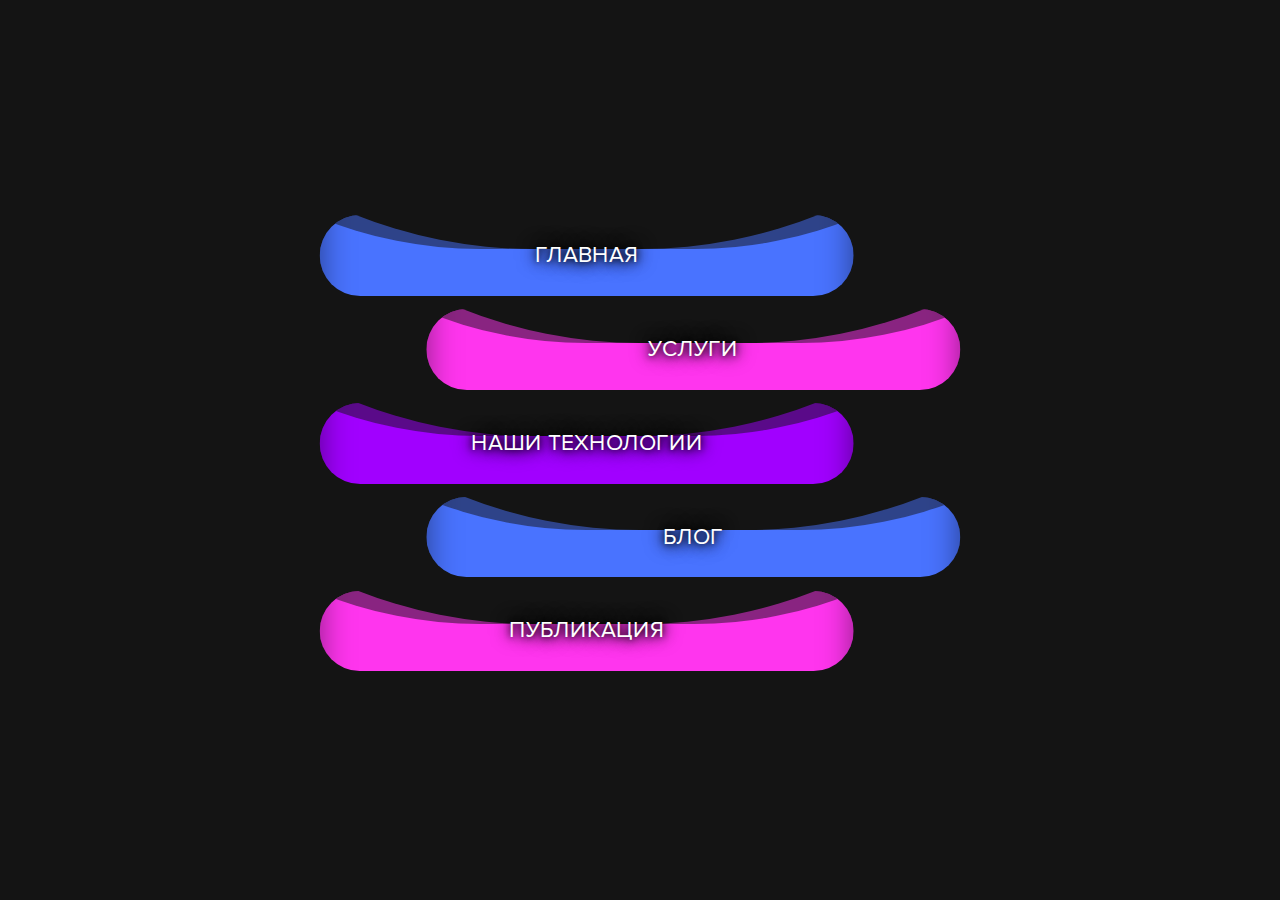
<file: index.html>
<!DOCTYPE html>
<html lang="ru">
<head>
    <meta charset="UTF-8">
    <meta name="viewport" content="width=device-width, initial-scale=1.0, shrink-to-fit=no">
    <meta name="description" content="another website">
    <title>Главная</title>

    <link rel="stylesheet" href="font/stylesheet.css">
    <link rel="stylesheet" href="css/swiper-bundle.min.css">
    <link rel="stylesheet" href="css/style.css">

    <!--Стили для этой странички-->
    <style>
        body {
            padding: 10rem 0;
            background: rgba(20, 20, 20, 1);
            display: flex;
            flex-direction: column;
            align-items: center;
            justify-content: center;
        }

        a {
            position: relative;
            padding: 4rem 5rem;
            display: block;
            margin-bottom: 2rem;
            text-transform: uppercase;
            width: 80rem;
            overflow: hidden;
            border-radius: 100rem;
        }

        a:nth-child(even) {
            transform: translateX(10%);
        }

        a:nth-child(odd) {
            transform: translateX(-10%);
        }

        a span {
            position: relative;
            display: block;
            text-align: center;
            color: #fff;
            font-size: 3.4rem;
            z-index: 1;
            text-shadow: 0 0 1rem rgba(0, 0, 0, 1),
            0 0 2rem rgba(0, 0, 0, 1),
            0 0 3rem rgba(0, 0, 0, 1);
        }

        a div {
            position: absolute;
            top: -35rem;
            left: 0;
            width: 100%;
            height: 80rem;
            background: #4973ff;
            box-shadow: inset 0 0 5rem rgba(0, 0, 0, 0.5);
            transition: 0.5s;
        }
        a:nth-child(3n) div {
            background: #a100ff;
        }
        a:nth-child(3n - 1) div {
            background: #ff35ee;
        }

        a div::after,
        a div::before {
            content: '';
            width: 200%;
            height: 200%;
            position: absolute;
            top: 0;
            left: 50%;
            transform: translate(-50%, -75%);
            background: #000;
        }

        a div::before {
            border-radius: 45%;
            background: rgba(20, 20, 20, 1);
            animation: animate 5s linear infinite;
        }

        a div::after {
            border-radius: 40%;
            background: rgba(20, 20, 20, 0.5);
            animation: animate 10s linear infinite;
        }

        a:hover div {
            transform: translateY(-15rem);
        }

        @media (max-width: 48em) {
            a {
                width: 100%;
                margin-bottom: 4rem;
            }

            a:nth-child(n) {
                transform: translateX(0);
            }

            a div {
                top: -32rem;
                height: 75rem;
            }
        }

        @keyframes animate {
            0% {
                transform: translate(-50%, -75%) rotate(0deg);
            }

            100% {
                transform: translate(-50%, -75%) rotate(360deg);
            }
        }
    </style>
    <!--/Стили для этой странички-->
</head>
<body>

<a href="main.html" target="_blank">
    <span>Главная</span>
    <div></div>
</a>
<a href="services.html" target="_blank">
    <span>Услуги</span>
    <div></div>
</a>
<a href="technology.html" target="_blank">
    <span>Наши технологии</span>
    <div></div>
</a>
<a href="blog.html" target="_blank">
    <span>Блог</span>
    <div></div>
</a>
<a href="blog-page.html" target="_blank">
    <span>Публикация</span>
    <div></div>
</a>


<script src="js/jquery-3.6.0.min.js"></script>
<script src="js/main.js"></script>
</body>
</html>
</file>
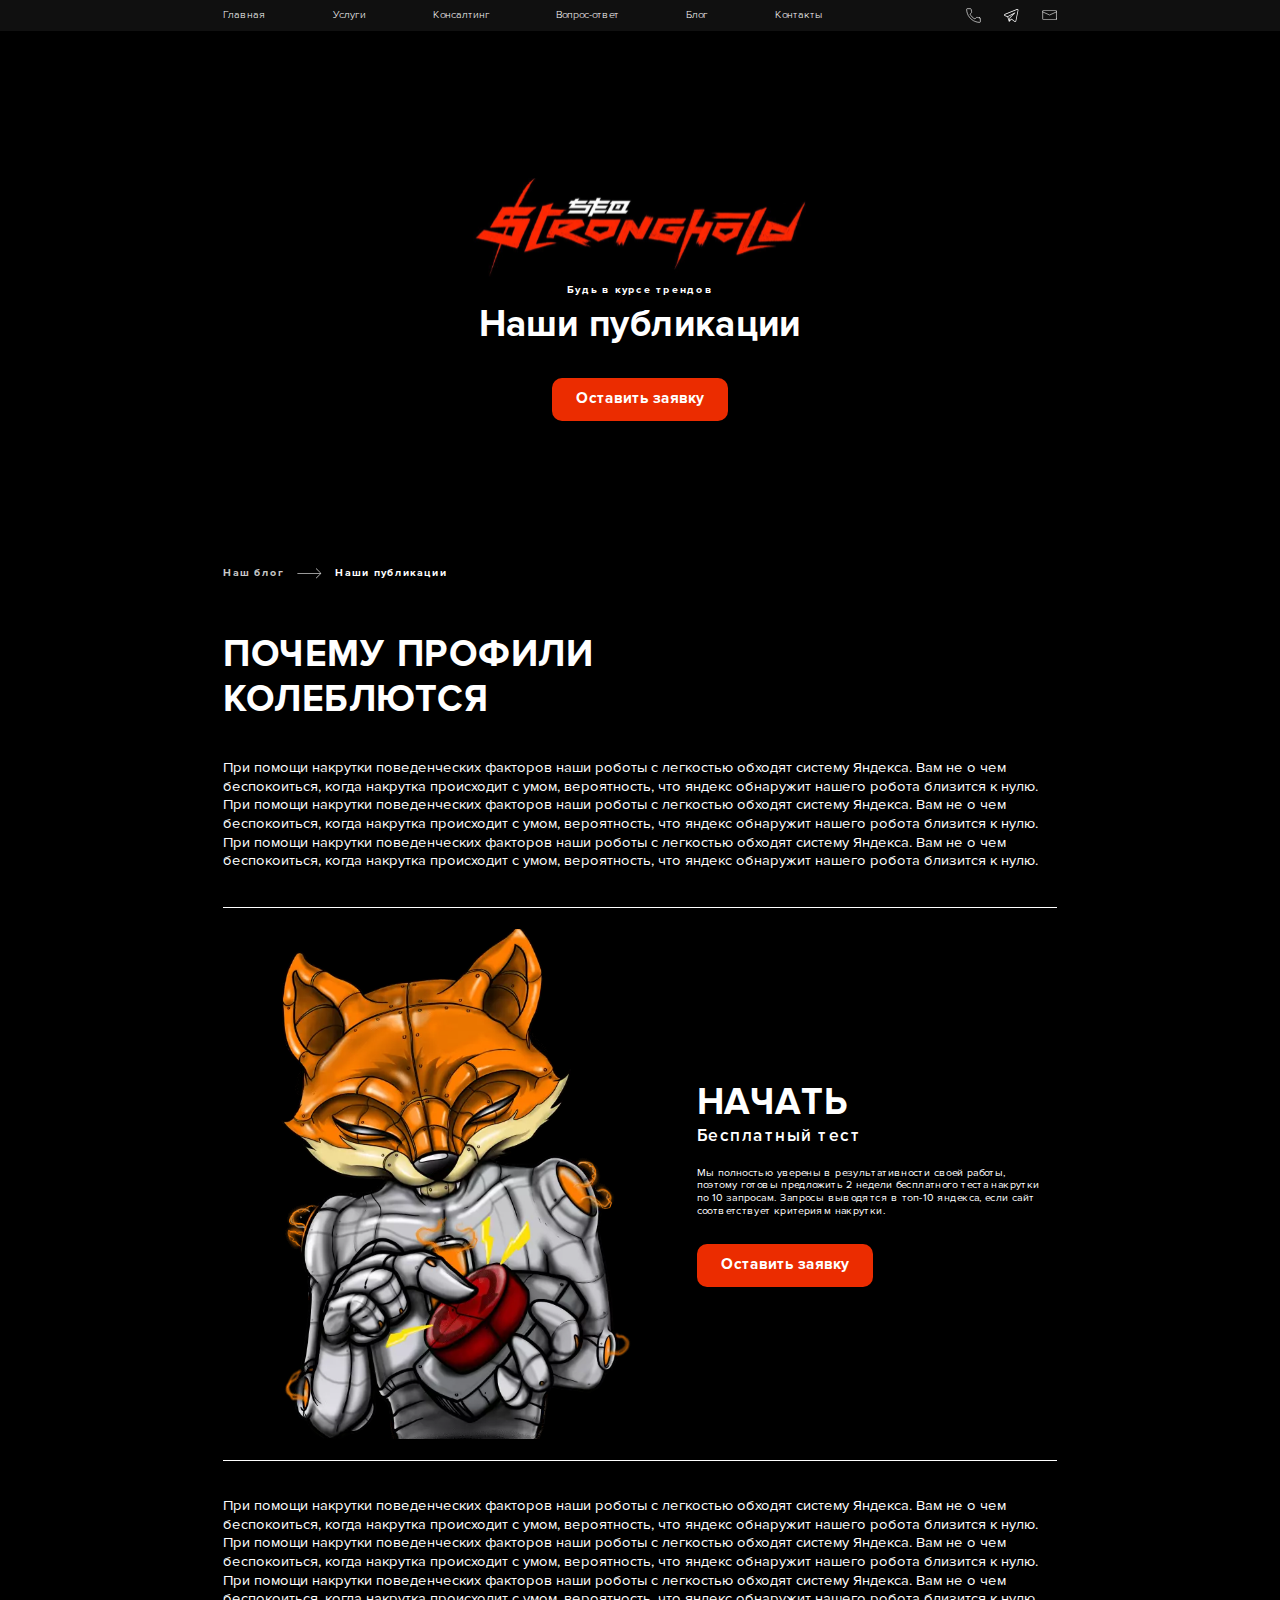
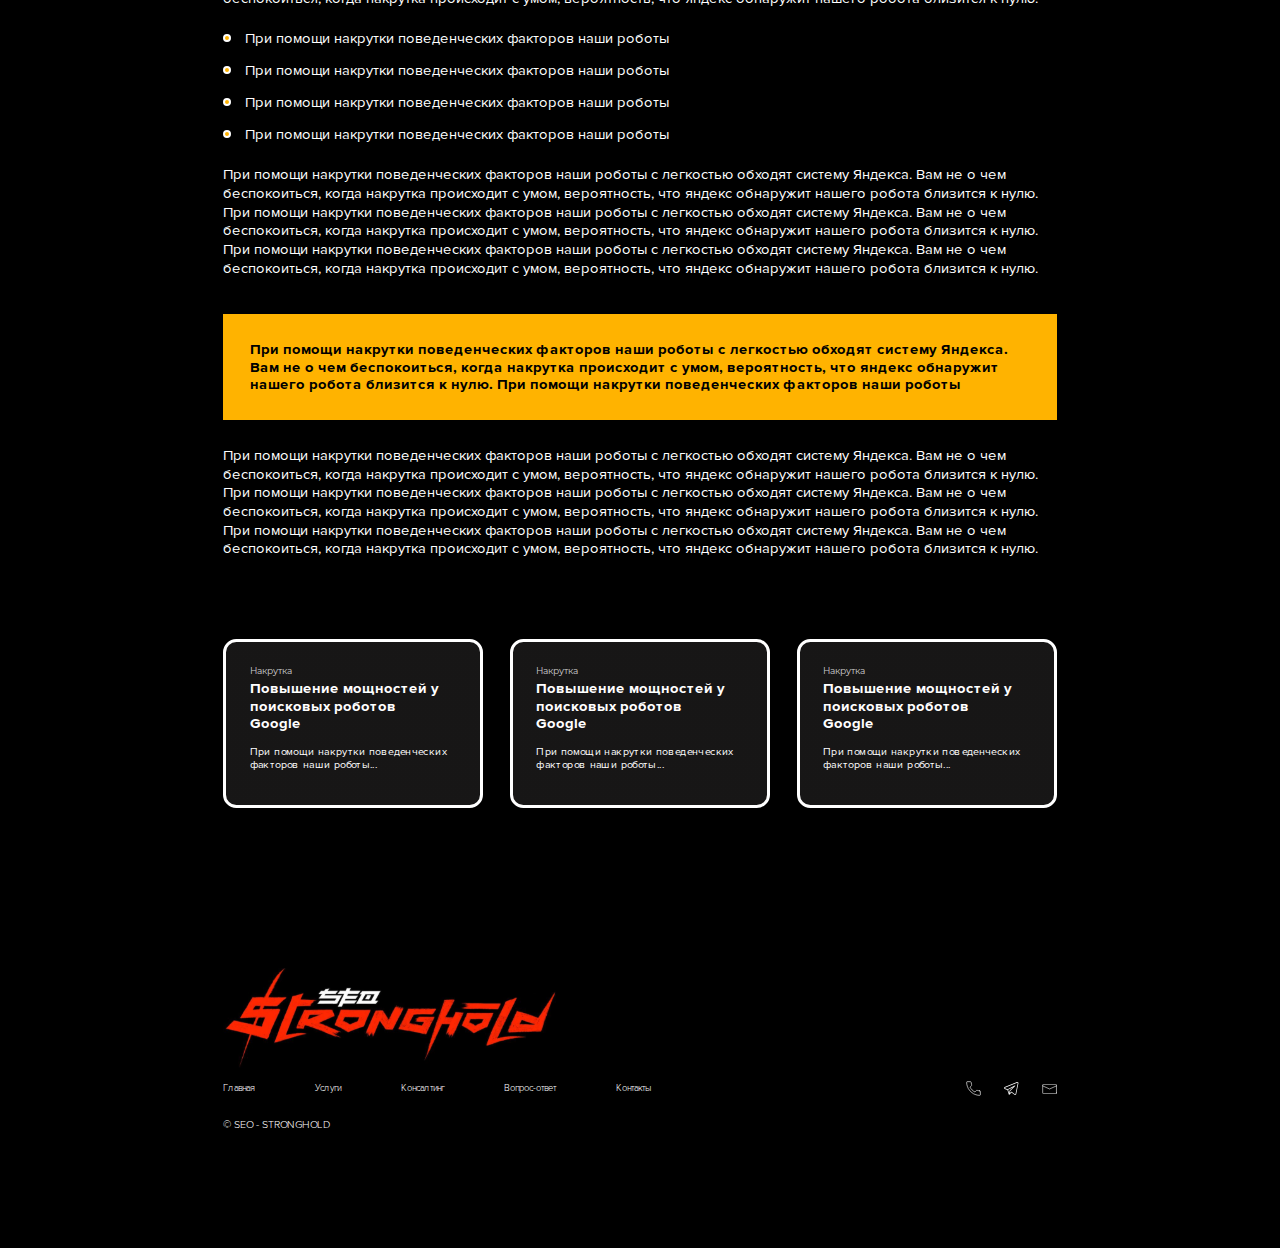
<file: blog-page.html>
<!DOCTYPE html>
<html lang="ru">
<head>
    <meta charset="UTF-8">
    <meta name="viewport" content="width=device-width, initial-scale=1.0, shrink-to-fit=no">
    <meta name="description" content="another website">
    <title>Страница</title>

    <link rel="stylesheet" href="font/stylesheet.css">
    <link rel="stylesheet" href="css/swiper-bundle.min.css">
    <link rel="stylesheet" href="css/style.css">
</head>
<body>


<header class="header">
    <nav class="container header__container">
        <button class="header__burger mobile">
            <span></span>
        </button>
        <ul class="header__list desktop">
            <li class="header__list-item">
                <a href="main.html">Главная</a>
            </li>
            <li class="header__list-item">
                <a href="services.html">Услуги</a>
            </li>
            <li class="header__list-item">
                <a href="services.html#consulting">Консалтинг</a>
            </li>
            <li class="header__list-item">
                <a href="main.html#qa">Вопрос-ответ</a>
            </li>
            <li class="header__list-item">
                <a href="blog.html">Блог</a>
            </li>
            <li class="header__list-item">
                <button type="button" class="contacts-btn">Контакты</button>
            </li>
        </ul>
        <div class="header__contacts">
            <a href="#" class="header__contact">
                <img src="img/header-phone.svg" alt="">
            </a>
            <a href="#" class="header__contact">
                <img src="img/header-telegram.svg" alt="">
            </a>
            <a href="#" class="header__contact desktop">
                <img src="img/header-mail.svg" alt="">
            </a>
        </div>
    </nav>
</header>

<main>
    <section class="blog-intro">
        <div class="container">
            <a href="#" class="blog-intro__logo">
                <img src="img/logo.svg" alt="">
            </a>
            <h2 class="blog-intro__sub-title">Будь в курсе трендов</h2>
            <h1 class="blog-intro__title">Наши публикации</h1>
            <button type="button" class="blog-intro__btn button contacts-btn">Оставить заявку</button>
        </div>
    </section>
    <section class="blog-page">
        <div class="container blog-page__container">
            <nav class="blog-page__breadcrumbs">
                <a href="/blog.html" class="blog-page__link">Наш блог</a>
                <svg viewBox="0 0 37 16" fill="none" xmlns="http://www.w3.org/2000/svg">
                    <path d="M1 7.5856C0.723858 7.5856 0.5 7.80946 0.5 8.0856C0.5 8.36174 0.723858 8.5856 1 8.5856V7.5856ZM36 8.0856L36.3557 8.437L36.7029 8.0856L36.3557 7.7342L36 8.0856ZM28.6443 14.8198C28.4502 15.0162 28.4522 15.3328 28.6486 15.5269C28.845 15.721 29.1616 15.719 29.3557 15.5226L28.6443 14.8198ZM29.3557 0.648602C29.1616 0.452156 28.845 0.450233 28.6486 0.644305C28.4522 0.838377 28.4502 1.15495 28.6443 1.3514L29.3557 0.648602ZM1 8.5856H36V7.5856H1V8.5856ZM35.6443 7.7342L28.6443 14.8198L29.3557 15.5226L36.3557 8.437L35.6443 7.7342ZM36.3557 7.7342L29.3557 0.648602L28.6443 1.3514L35.6443 8.437L36.3557 7.7342Z" />
                </svg>
                <span>Наши публикации</span>
            </nav>
            <h2 class="blog-page__title">Почему профили колеблются</h2>
            <p class="blog-page__text">
                При помощи накрутки поведенческих факторов наши роботы с легкостью обходят систему Яндекса. Вам не о чем беспокоиться, когда накрутка происходит с умом, вероятность, что яндекс обнаружит нашего робота близится к нулю. При помощи накрутки поведенческих факторов наши роботы с легкостью обходят систему Яндекса. Вам не о чем беспокоиться, когда накрутка происходит с умом, вероятность, что яндекс обнаружит нашего робота близится к нулю. При помощи накрутки поведенческих факторов наши роботы с легкостью обходят систему Яндекса. Вам не о чем беспокоиться, когда накрутка происходит с умом, вероятность, что яндекс обнаружит нашего робота близится к нулю.
            </p>
            <div class="blog-page__start start">
                <div class="start__info-block info">
                    <div class="info__content">
                        <div class="info__img-box">
                            <img src="img/start-img1.webp" alt="" loading="lazy">
                        </div>
                        <div class="info__text-block">
                            <h2 class="info__title">
                                <span>НАЧАТЬ</span>
                                <span class="info__title--min">Бесплатный тест</span>
                            </h2>
                            <p class="info__desc">
                                Мы полностью уверены в результативности своей работы, поэтому готовы предложить 2 недели бесплатного теста накрутки по 10 запросам. Запросы выводятся в топ-10 яндекса, если сайт соответствует критериям накрутки.
                            </p>
                            <button type="button" class="button contacts-btn">Оставить заявку</button>
                        </div>
                    </div>
                </div>
            </div>
            <div class="blog-page__text">
                <p>
                    При помощи накрутки поведенческих факторов наши роботы с легкостью обходят систему Яндекса. Вам не о чем беспокоиться, когда накрутка происходит с умом, вероятность, что яндекс обнаружит нашего робота близится к нулю. При помощи накрутки поведенческих факторов наши роботы с легкостью обходят систему Яндекса. Вам не о чем беспокоиться, когда накрутка происходит с умом, вероятность, что яндекс обнаружит нашего робота близится к нулю. При помощи накрутки поведенческих факторов наши роботы с легкостью обходят систему Яндекса. Вам не о чем беспокоиться, когда накрутка происходит с умом, вероятность, что яндекс обнаружит нашего робота близится к нулю.
                </p>
                <ul class="blog-page__list">
                    <li class="blog-page__list-item">
                        При помощи накрутки поведенческих факторов наши роботы
                    </li>
                    <li class="blog-page__list-item">
                        При помощи накрутки поведенческих факторов наши роботы
                    </li>
                    <li class="blog-page__list-item">
                        При помощи накрутки поведенческих факторов наши роботы
                    </li>
                    <li class="blog-page__list-item">
                        При помощи накрутки поведенческих факторов наши роботы
                    </li>
                </ul>
                <p>
                    При помощи накрутки поведенческих факторов наши роботы с легкостью обходят систему Яндекса. Вам не о чем беспокоиться, когда накрутка происходит с умом, вероятность, что яндекс обнаружит нашего робота близится к нулю. При помощи накрутки поведенческих факторов наши роботы с легкостью обходят систему Яндекса. Вам не о чем беспокоиться, когда накрутка происходит с умом, вероятность, что яндекс обнаружит нашего робота близится к нулю. При помощи накрутки поведенческих факторов наши роботы с легкостью обходят систему Яндекса. Вам не о чем беспокоиться, когда накрутка происходит с умом, вероятность, что яндекс обнаружит нашего робота близится к нулю.
                </p>
            </div>
            <div class="blog-page__highlighted-text">
                При помощи накрутки поведенческих факторов наши роботы с легкостью обходят систему Яндекса. Вам не о чем беспокоиться, когда накрутка происходит с умом, вероятность, что яндекс обнаружит нашего робота близится к нулю. При помощи накрутки поведенческих факторов наши роботы
            </div>
            <p class="blog-page__text">
                При помощи накрутки поведенческих факторов наши роботы с легкостью обходят систему Яндекса. Вам не о чем беспокоиться, когда накрутка происходит с умом, вероятность, что яндекс обнаружит нашего робота близится к нулю. При помощи накрутки поведенческих факторов наши роботы с легкостью обходят систему Яндекса. Вам не о чем беспокоиться, когда накрутка происходит с умом, вероятность, что яндекс обнаружит нашего робота близится к нулю. При помощи накрутки поведенческих факторов наши роботы с легкостью обходят систему Яндекса. Вам не о чем беспокоиться, когда накрутка происходит с умом, вероятность, что яндекс обнаружит нашего робота близится к нулю.
            </p>
            <div class="blog-page__more-block blog__box blog__box--min">
                <a href="#" class="news-min">
                    <p class="news-min__sub-title">Накрутка</p>
                    <h2 class="news-min__title">
                        Повышение мощностей у поисковых роботов Google
                    </h2>
                    <p class="news-min__desc">
                        При помощи накрутки поведенческих факторов наши роботы...
                    </p>
                </a>
                <a href="#" class="news-min">
                    <p class="news-min__sub-title">Накрутка</p>
                    <h2 class="news-min__title">
                        Повышение мощностей у поисковых роботов Google
                    </h2>
                    <p class="news-min__desc">
                        При помощи накрутки поведенческих факторов наши роботы...
                    </p>
                </a>
                <a href="#" class="news-min">
                    <p class="news-min__sub-title">Накрутка</p>
                    <h2 class="news-min__title">
                        Повышение мощностей у поисковых роботов Google
                    </h2>
                    <p class="news-min__desc">
                        При помощи накрутки поведенческих факторов наши роботы...
                    </p>
                </a>
            </div>
        </div>
    </section>
</main>

<footer class="footer">
    <div class="container">
        <a href="#" class="footer__logo">
            <img src="img/logo.svg" alt="">
        </a>
        <div class="footer__content">
            <ul class="footer__list">
                <li class="footer__list-item">
                    <a href="#">Главная</a>
                </li>
                <li class="footer__list-item">
                    <a href="#">Услуги</a>
                </li>
                <li class="footer__list-item">
                    <a href="#">Консалтинг</a>
                </li>
                <li class="footer__list-item">
                    <a href="#">Вопрос-ответ</a>
                </li>
                <li class="footer__list-item">
                    <button type="button" class="contacts-btn">Контакты</button>
                </li>
            </ul>
            <div class="footer__contacts desktop">
                <a href="#" class="footer__contact">
                    <img src="img/header-phone.svg" alt="">
                </a>
                <a href="#" class="footer__contact">
                    <img src="img/header-telegram.svg" alt="">
                </a>
                <a href="#" class="footer__contact">
                    <img src="img/header-mail.svg" alt="">
                </a>
            </div>
        </div>
        <div class="footer__copyright">© SEO - STRONGHOLD</div>
    </div>
</footer>

<section class="modal modal-contacts">
    <div class="modal__bg close"></div>
    <div class="modal__content modal-contacts__content form">
        <button type="button" class="modal__close close"></button>
        <div class="modal-contacts__info-block">
            <h2 class="modal-contacts__title">
                <span>Наши контакты</span>
                <span class="modal-contacts__title--min">свяжитесь с нами</span>
            </h2>
            <a href="#" class="modal-contacts__link">
                <span class="modal-contacts__icon">
                    <img src="img/modal-contacts-icon1.svg" alt="">
                </span>
                <span>Написать в телеграм</span>
            </a>
            <a href="#" class="modal-contacts__link">
                <span class="modal-contacts__icon">
                    <img src="img/modal-contacts-icon2.svg" alt="">
                </span>
                <span>Написать на почту</span>
            </a>
            <form class="modal-contacts__form">
                <label class="modal-contacts__label">
                    <input type="text" placeholder="+7 (___) ___-__-__" class="modal-contacts__input input-phone">
                </label>
                <button type="submit" class="modal-contacts__btn button send">
                    <span class="desktop">Оставить заявку</span>
                    <span class="mobile">Отрпавить</span>
                </button>
            </form>
        </div>
        <div class="modal-contacts__img-box">
            <img src="img/modal-contacts-img.webp" alt="">
        </div>
    </div>
    <div class="modal-contacts__content complete">
        <button type="button" class="modal-contacts__close close"></button>
        <div class="modal-contacts__info-block">
            <h2 class="modal-contacts__title">
                <span>Заявка отправлена!</span>
                <span class="modal-contacts__title--min">успешно</span>
            </h2>
            <button type="submit" class="modal-contacts__btn button close">Спасибо!</button>
        </div>
    </div>
</section>


<script src="js/jquery-3.6.0.min.js"></script>
<script src="js/swiper-bundle.min.js"></script>
<script src="js/jquery.maskedinput.min.js"></script>
<script src="js/swiper.js"></script>
<script src="js/main.js"></script>
</body>
</html>
</file>
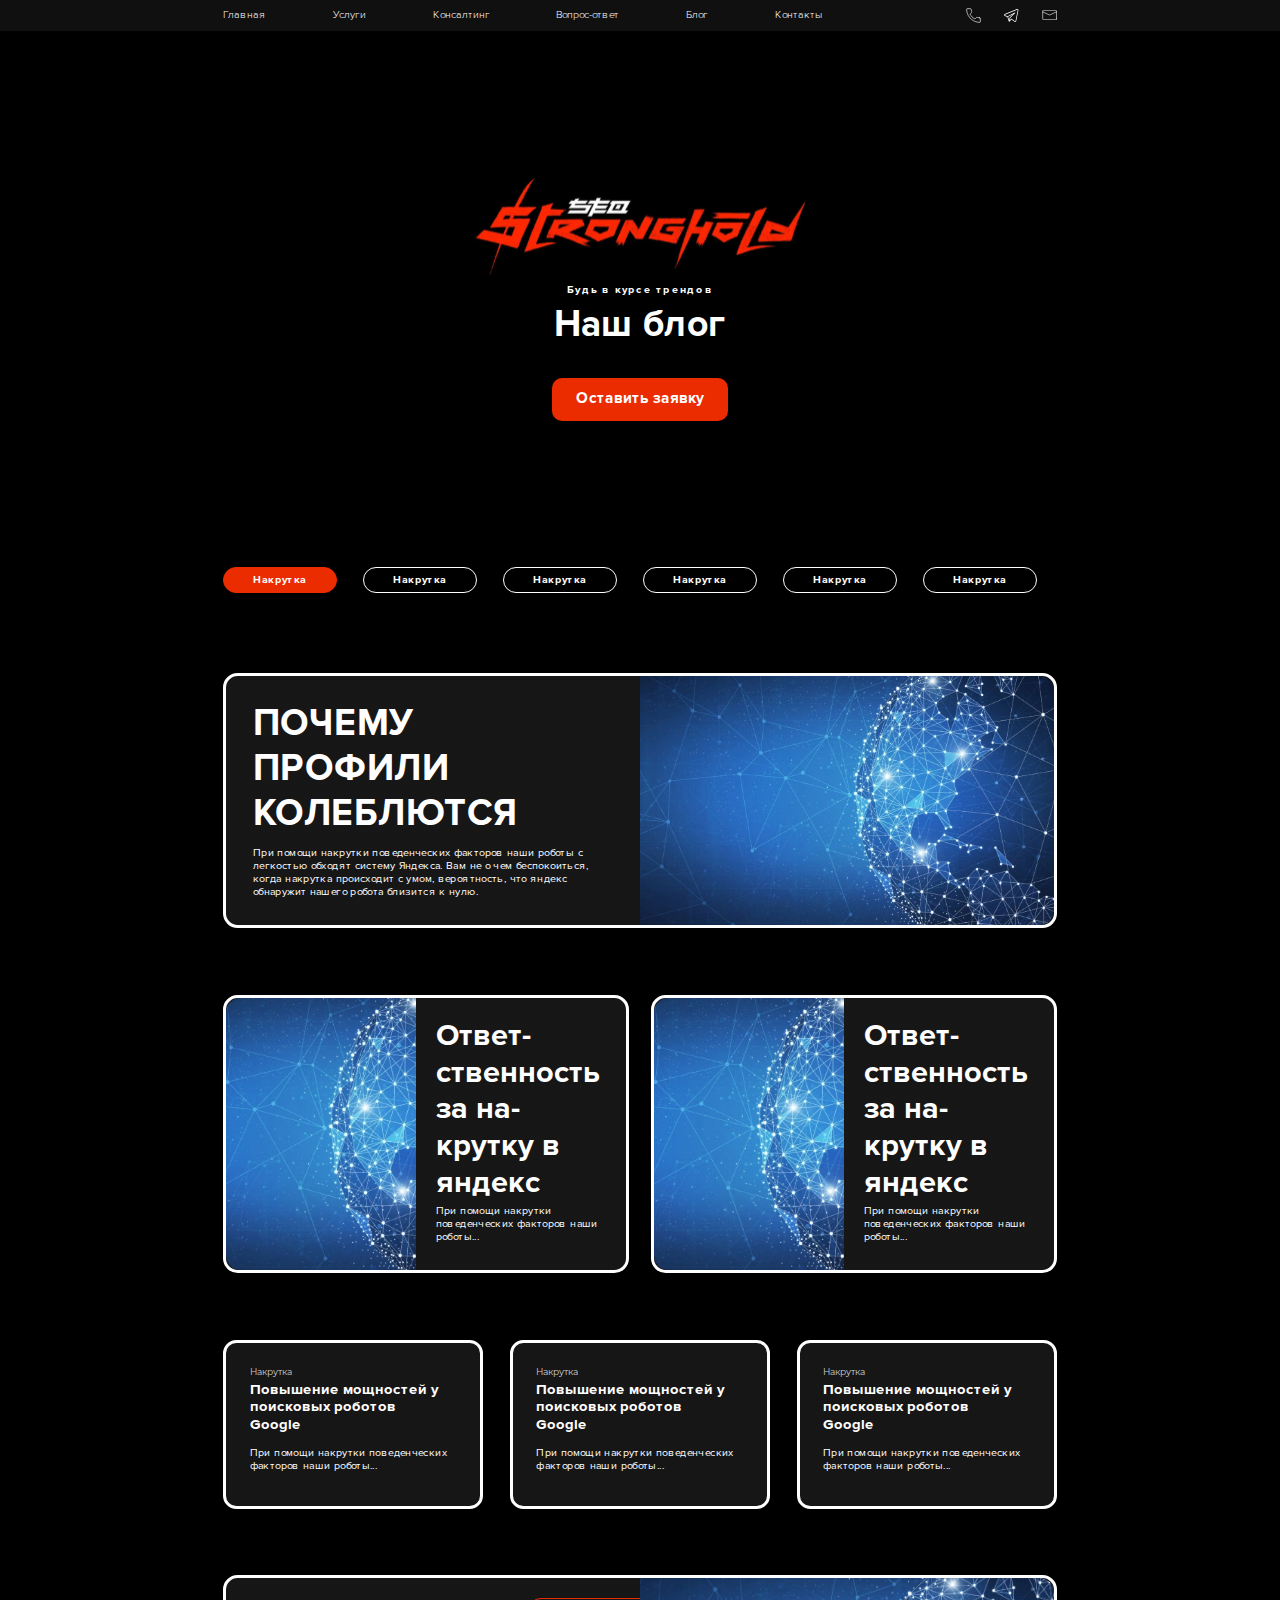
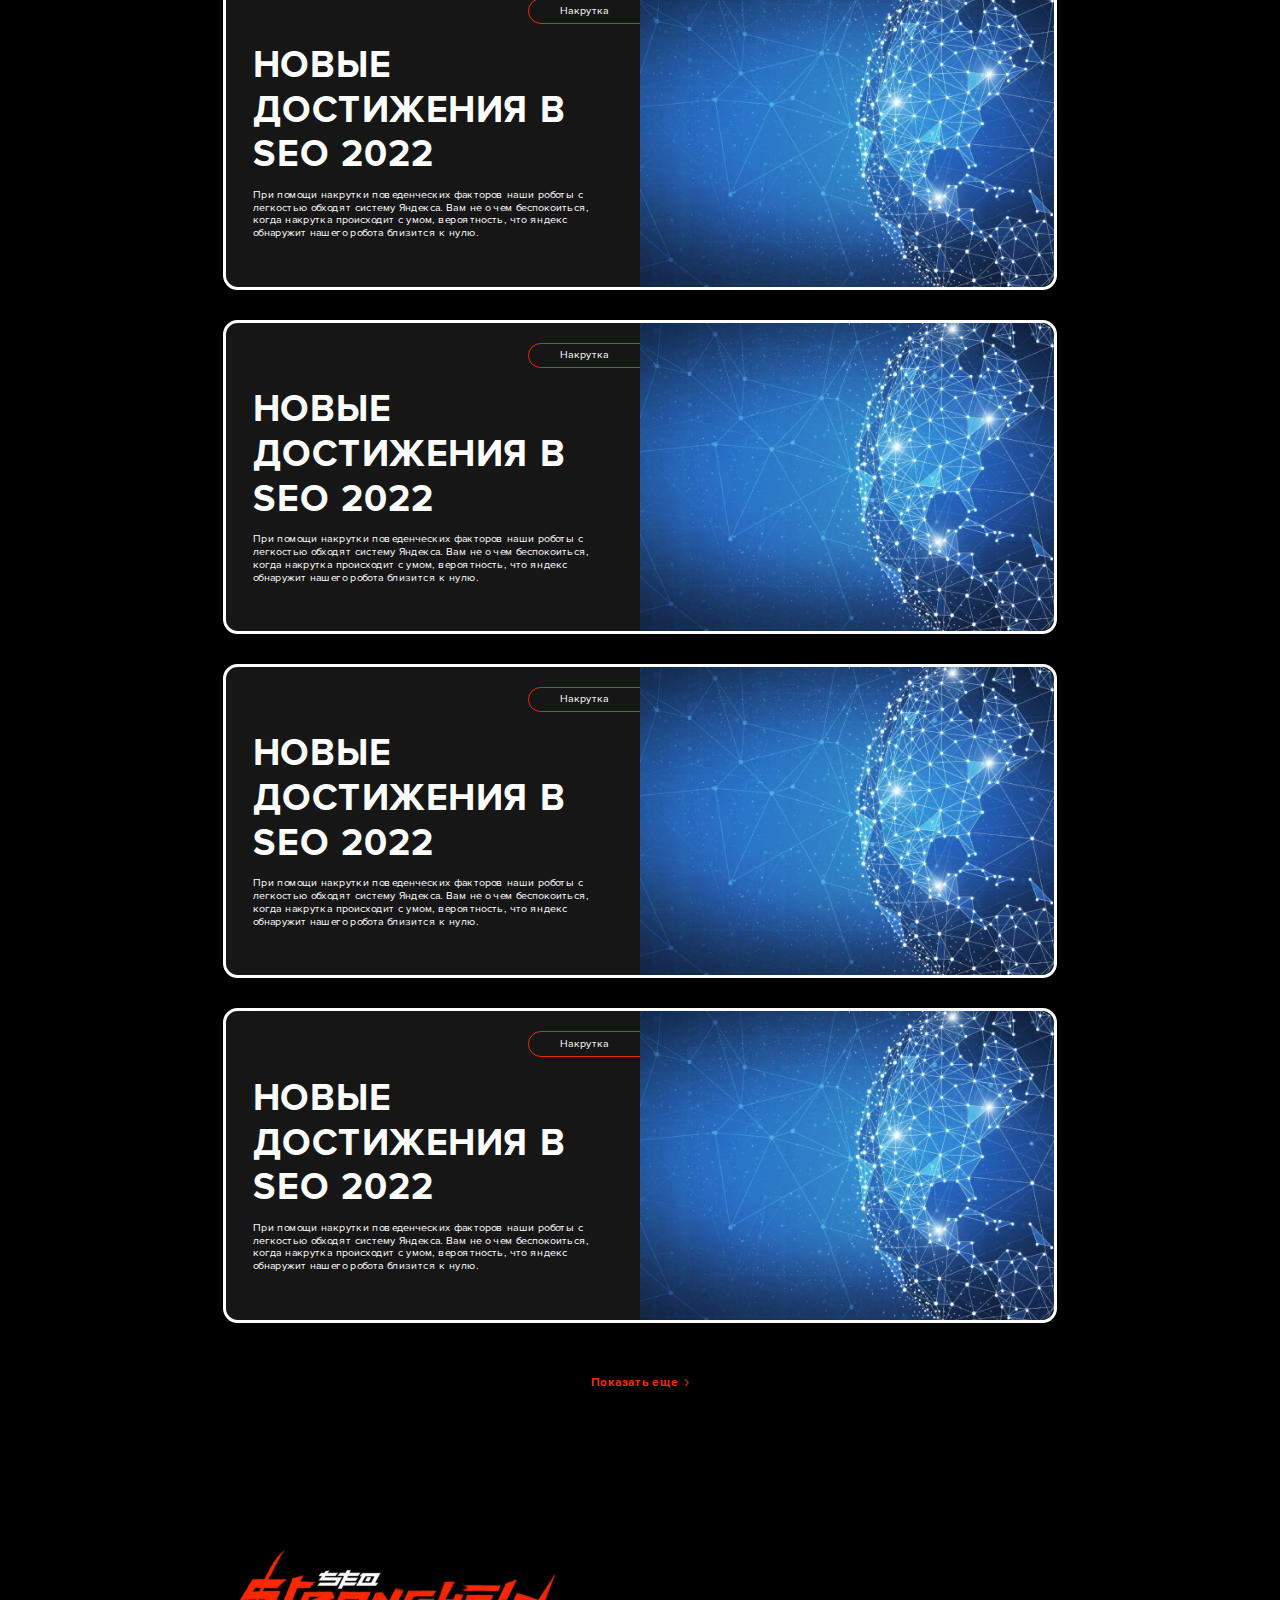
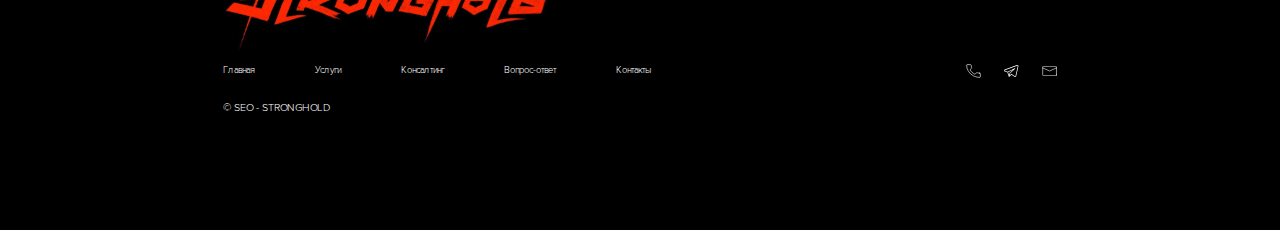
<file: blog.html>
<!DOCTYPE html>
<html lang="ru">
<head>
    <meta charset="UTF-8">
    <meta name="viewport" content="width=device-width, initial-scale=1.0, shrink-to-fit=no">
    <meta name="description" content="another website">
    <title>Страница</title>

    <link rel="stylesheet" href="font/stylesheet.css">
    <link rel="stylesheet" href="css/swiper-bundle.min.css">
    <link rel="stylesheet" href="css/style.css">
</head>
<body>


<header class="header">
    <nav class="container header__container">
        <button class="header__burger mobile">
            <span></span>
        </button>
        <ul class="header__list desktop">
            <li class="header__list-item">
                <a href="main.html">Главная</a>
            </li>
            <li class="header__list-item">
                <a href="services.html">Услуги</a>
            </li>
            <li class="header__list-item">
                <a href="services.html#consulting">Консалтинг</a>
            </li>
            <li class="header__list-item">
                <a href="main.html#qa">Вопрос-ответ</a>
            </li>
            <li class="header__list-item">
                <a href="blog.html">Блог</a>
            </li>
            <li class="header__list-item">
                <button type="button" class="contacts-btn">Контакты</button>
            </li>
        </ul>
        <div class="header__contacts">
            <a href="#" class="header__contact">
                <img src="img/header-phone.svg" alt="">
            </a>
            <a href="#" class="header__contact">
                <img src="img/header-telegram.svg" alt="">
            </a>
            <a href="#" class="header__contact desktop">
                <img src="img/header-mail.svg" alt="">
            </a>
        </div>
    </nav>
</header>

<main>
    <section class="blog-intro">
        <div class="container">
            <a href="#" class="blog-intro__logo">
                <img src="img/logo.svg" alt="">
            </a>
            <h2 class="blog-intro__sub-title">Будь в курсе трендов</h2>
            <h1 class="blog-intro__title">Наш блог</h1>
            <button type="button" class="blog-intro__btn button contacts-btn">Оставить заявку</button>
        </div>
    </section>
    <section class="blog">
        <div class="container">
            <div class="blog__category">
                <button class="blog__category-btn active">Накрутка</button>
                <button class="blog__category-btn">Накрутка</button>
                <button class="blog__category-btn">Накрутка</button>
                <button class="blog__category-btn">Накрутка</button>
                <button class="blog__category-btn">Накрутка</button>
                <button class="blog__category-btn">Накрутка</button>
            </div>
            <div class="blog__content">
                <div class="blog__box">
                    <a href="#" class="news-big">
                        <div class="news-big__info-block">
                            <h2 class="news-big__title">
                                Почему профили колеблются
                            </h2>
                            <p class="news-big__desc">
                                При помощи накрутки поведенческих факторов наши роботы с легкостью обходят систему Яндекса. Вам не о чем беспокоиться, когда накрутка происходит с умом, вероятность, что яндекс обнаружит нашего робота близится к нулю.
                            </p>
                        </div>
                        <div class="news-big__img-box">
                            <img src="img/news-img1.webp" alt="" loading="lazy">
                        </div>
                    </a>
                </div>
                <div class="blog__box">
                    <a href="#" class="news-medium">
                        <div class="news-medium__img-box">
                            <img src="img/news-img1.webp" alt="" loading="lazy">
                        </div>
                        <div class="news-medium__info-block">
                            <h2 class="news-medium__title">
                                Ответственность за накрутку в яндекс
                            </h2>
                            <p class="news-medium__desc">
                                При помощи накрутки поведенческих факторов наши роботы...
                            </p>
                        </div>
                    </a>
                    <a href="#" class="news-medium">
                        <div class="news-medium__img-box">
                            <img src="img/news-img1.webp" alt="" loading="lazy">
                        </div>
                        <div class="news-medium__info-block">
                            <h2 class="news-medium__title">
                                Ответственность за накрутку в яндекс
                            </h2>
                            <p class="news-medium__desc">
                                При помощи накрутки поведенческих факторов наши роботы...
                            </p>
                        </div>
                    </a>
                </div>
                <div class="blog__box blog__box--min">
                    <a href="#" class="news-min">
                        <p class="news-min__sub-title">Накрутка</p>
                        <h2 class="news-min__title">
                            Повышение мощностей у поисковых роботов Google
                        </h2>
                        <p class="news-min__desc">
                            При помощи накрутки поведенческих факторов наши роботы...
                        </p>
                    </a>
                    <a href="#" class="news-min">
                        <p class="news-min__sub-title">Накрутка</p>
                        <h2 class="news-min__title">
                            Повышение мощностей у поисковых роботов Google
                        </h2>
                        <p class="news-min__desc">
                            При помощи накрутки поведенческих факторов наши роботы...
                        </p>
                    </a>
                    <a href="#" class="news-min">
                        <p class="news-min__sub-title">Накрутка</p>
                        <h2 class="news-min__title">
                            Повышение мощностей у поисковых роботов Google
                        </h2>
                        <p class="news-min__desc">
                            При помощи накрутки поведенческих факторов наши роботы...
                        </p>
                    </a>
                </div>
                <div class="blog__box">
                    <a href="#" class="news-big news-big--strip">
                        <div class="news-big__info-block">
                            <div class="news-big__strip">Накрутка</div>
                            <h2 class="news-big__title">НОВЫЕ ДОСТИЖЕНИЯ В seo 2022</h2>
                            <p class="news-big__desc">
                                При помощи накрутки поведенческих факторов наши роботы с легкостью обходят систему Яндекса. Вам не о чем беспокоиться, когда накрутка происходит с умом, вероятность, что яндекс обнаружит нашего робота близится к нулю.
                            </p>
                        </div>
                        <div class="news-big__img-box">
                            <img src="img/news-img1.webp" alt="" loading="lazy">
                        </div>
                    </a>
                    <a href="#" class="news-big news-big--strip">
                        <div class="news-big__info-block">
                            <div class="news-big__strip">Накрутка</div>
                            <h2 class="news-big__title">НОВЫЕ ДОСТИЖЕНИЯ В seo 2022</h2>
                            <p class="news-big__desc">
                                При помощи накрутки поведенческих факторов наши роботы с легкостью обходят систему Яндекса. Вам не о чем беспокоиться, когда накрутка происходит с умом, вероятность, что яндекс обнаружит нашего робота близится к нулю.
                            </p>
                        </div>
                        <div class="news-big__img-box">
                            <img src="img/news-img1.webp" alt="" loading="lazy">
                        </div>
                    </a>
                    <a href="#" class="news-big news-big--strip">
                        <div class="news-big__info-block">
                            <div class="news-big__strip">Накрутка</div>
                            <h2 class="news-big__title">НОВЫЕ ДОСТИЖЕНИЯ В seo 2022</h2>
                            <p class="news-big__desc">
                                При помощи накрутки поведенческих факторов наши роботы с легкостью обходят систему Яндекса. Вам не о чем беспокоиться, когда накрутка происходит с умом, вероятность, что яндекс обнаружит нашего робота близится к нулю.
                            </p>
                        </div>
                        <div class="news-big__img-box">
                            <img src="img/news-img1.webp" alt="" loading="lazy">
                        </div>
                    </a>
                    <a href="#" class="news-big news-big--strip">
                        <div class="news-big__info-block">
                            <div class="news-big__strip">Накрутка</div>
                            <h2 class="news-big__title">НОВЫЕ ДОСТИЖЕНИЯ В seo 2022</h2>
                            <p class="news-big__desc">
                                При помощи накрутки поведенческих факторов наши роботы с легкостью обходят систему Яндекса. Вам не о чем беспокоиться, когда накрутка происходит с умом, вероятность, что яндекс обнаружит нашего робота близится к нулю.
                            </p>
                        </div>
                        <div class="news-big__img-box">
                            <img src="img/news-img1.webp" alt="" loading="lazy">
                        </div>
                    </a>
                </div>
            </div>
            <button class="blog__more red-link">
                <span>Показать еще</span>
                <svg viewBox="0 0 6 11" fill="none" xmlns="http://www.w3.org/2000/svg">
                    <path d="M1.16786 10.7773L6 5.49771L1.16786 0.2181C1.03615 0.0746724 0.859447 -0.00373129 0.67661 0.00013635C0.493773 0.00400399 0.319784 0.0898262 0.192917 0.238723C0.066051 0.38762 -0.00329974 0.587395 0.00012156 0.794099C0.00354238 1.0008 0.0794553 1.19751 0.21116 1.34093L4.01769 5.49771L0.211159 9.65907C0.079455 9.80249 0.003542 9.99919 0.000121162 10.2059C-0.00330015 10.4126 0.0660506 10.6124 0.192917 10.7613C0.319783 10.9102 0.493773 10.996 0.67661 10.9999C0.859447 11.0037 1.03615 10.9253 1.16786 10.7819L1.16786 10.7773Z"/>
                </svg>
            </button>
        </div>
    </section>
</main>

<footer class="footer">
    <div class="container">
        <a href="#" class="footer__logo">
            <img src="img/logo.svg" alt="">
        </a>
        <div class="footer__content">
            <ul class="footer__list">
                <li class="footer__list-item">
                    <a href="#">Главная</a>
                </li>
                <li class="footer__list-item">
                    <a href="#">Услуги</a>
                </li>
                <li class="footer__list-item">
                    <a href="#">Консалтинг</a>
                </li>
                <li class="footer__list-item">
                    <a href="#">Вопрос-ответ</a>
                </li>
                <li class="footer__list-item">
                    <button type="button" class="contacts-btn">Контакты</button>
                </li>
            </ul>
            <div class="footer__contacts desktop">
                <a href="#" class="footer__contact">
                    <img src="img/header-phone.svg" alt="">
                </a>
                <a href="#" class="footer__contact">
                    <img src="img/header-telegram.svg" alt="">
                </a>
                <a href="#" class="footer__contact">
                    <img src="img/header-mail.svg" alt="">
                </a>
            </div>
        </div>
        <div class="footer__copyright">© SEO - STRONGHOLD</div>
    </div>
</footer>

<section class="modal modal-contacts">
    <div class="modal__bg close"></div>
    <div class="modal__content modal-contacts__content form">
        <button type="button" class="modal__close close"></button>
        <div class="modal-contacts__info-block">
            <h2 class="modal-contacts__title">
                <span>Наши контакты</span>
                <span class="modal-contacts__title--min">свяжитесь с нами</span>
            </h2>
            <a href="#" class="modal-contacts__link">
                <span class="modal-contacts__icon">
                    <img src="img/modal-contacts-icon1.svg" alt="">
                </span>
                <span>Написать в телеграм</span>
            </a>
            <a href="#" class="modal-contacts__link">
                <span class="modal-contacts__icon">
                    <img src="img/modal-contacts-icon2.svg" alt="">
                </span>
                <span>Написать на почту</span>
            </a>
            <form class="modal-contacts__form">
                <label class="modal-contacts__label">
                    <input type="text" placeholder="+7 (___) ___-__-__" class="modal-contacts__input input-phone">
                </label>
                <button type="submit" class="modal-contacts__btn button send">
                    <span class="desktop">Оставить заявку</span>
                    <span class="mobile">Отрпавить</span>
                </button>
            </form>
        </div>
        <div class="modal-contacts__img-box">
            <img src="img/modal-contacts-img.webp" alt="">
        </div>
    </div>
    <div class="modal-contacts__content complete">
        <button type="button" class="modal-contacts__close close"></button>
        <div class="modal-contacts__info-block">
            <h2 class="modal-contacts__title">
                <span>Заявка отправлена!</span>
                <span class="modal-contacts__title--min">успешно</span>
            </h2>
            <button type="submit" class="modal-contacts__btn button close">Спасибо!</button>
        </div>
    </div>
</section>


<script src="js/jquery-3.6.0.min.js"></script>
<script src="js/swiper-bundle.min.js"></script>
<script src="js/jquery.maskedinput.min.js"></script>
<script src="js/swiper.js"></script>
<script src="js/main.js"></script>
</body>
</html>
</file>
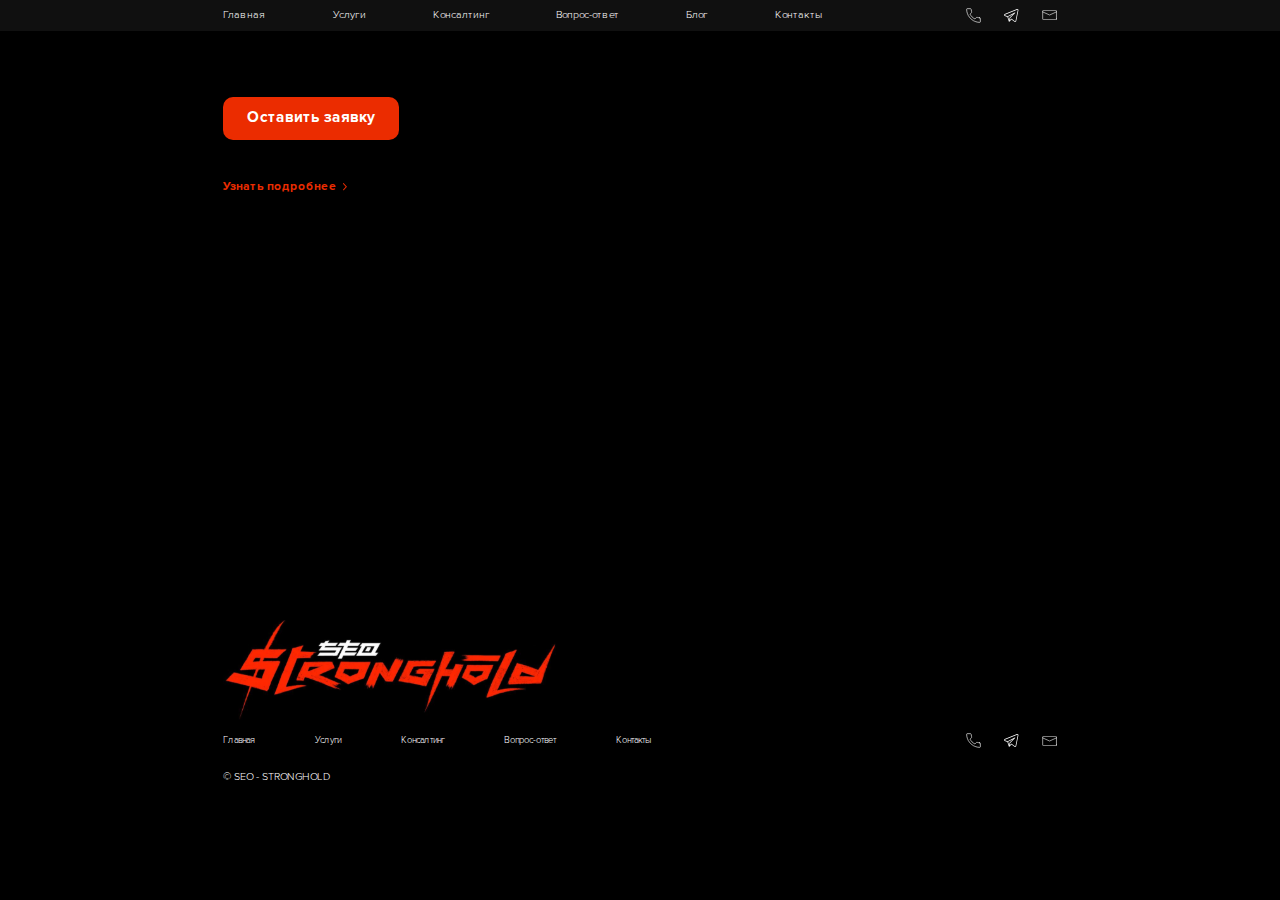
<file: components.html>
<!DOCTYPE html>
<html lang="ru">
<head>
    <meta charset="UTF-8">
    <meta name="viewport" content="width=device-width, initial-scale=1.0, shrink-to-fit=no">
    <meta name="description" content="another website">
    <title>Страница</title>

    <link rel="stylesheet" href="font/stylesheet.css">
    <link rel="stylesheet" href="css/swiper-bundle.min.css">
    <link rel="stylesheet" href="css/style.css">

    <style>
        main {
            padding: 10rem 0;
        }

        main > .container > * {
            margin-bottom: 6rem;
        }
    </style>
</head>
<body>


<header class="header">
    <nav class="container header__container">
        <button class="header__burger mobile">
            <span></span>
        </button>
        <ul class="header__list desktop">
            <li class="header__list-item">
                <a href="#">Главная</a>
            </li>
            <li class="header__list-item">
                <a href="#">Услуги</a>
            </li>
            <li class="header__list-item">
                <a href="#">Консалтинг</a>
            </li>
            <li class="header__list-item">
                <a href="#">Вопрос-ответ</a>
            </li>
            <li class="header__list-item">
                <a href="#">Блог</a>
            </li>
            <li class="header__list-item">
                <button type="button" class="contacts-btn">Контакты</button>
            </li>
        </ul>
        <div class="header__contacts">
            <a href="#" class="header__contact">
                <img src="img/header-phone.svg" alt="">
            </a>
            <a href="#" class="header__contact">
                <img src="img/header-telegram.svg" alt="">
            </a>
            <a href="#" class="header__contact desktop">
                <img src="img/header-mail.svg" alt="">
            </a>
        </div>
    </nav>
</header>

<main>
    <div class="container">
        <button type="button" class="button">Оставить заявку</button>
        <a href="#" class="red-link">
            <span>Узнать подробнее</span>
            <svg viewBox="0 0 6 11" fill="none" xmlns="http://www.w3.org/2000/svg">
                <path d="M1.16786 10.7773L6 5.49771L1.16786 0.2181C1.03615 0.0746724 0.859447 -0.00373129 0.67661 0.00013635C0.493773 0.00400399 0.319784 0.0898262 0.192917 0.238723C0.066051 0.38762 -0.00329974 0.587395 0.00012156 0.794099C0.00354238 1.0008 0.0794553 1.19751 0.21116 1.34093L4.01769 5.49771L0.211159 9.65907C0.079455 9.80249 0.003542 9.99919 0.000121162 10.2059C-0.00330015 10.4126 0.0660506 10.6124 0.192917 10.7613C0.319783 10.9102 0.493773 10.996 0.67661 10.9999C0.859447 11.0037 1.03615 10.9253 1.16786 10.7819L1.16786 10.7773Z"/>
            </svg>
        </a>
    </div>
</main>

<footer class="footer">
    <div class="container">
        <a href="#" class="footer__logo">
            <img src="img/logo.svg" alt="">
        </a>
        <div class="footer__content">
            <ul class="footer__list">
                <li class="footer__list-item">
                    <a href="#">Главная</a>
                </li>
                <li class="footer__list-item">
                    <a href="#">Услуги</a>
                </li>
                <li class="footer__list-item">
                    <a href="#">Консалтинг</a>
                </li>
                <li class="footer__list-item">
                    <a href="#">Вопрос-ответ</a>
                </li>
                <li class="footer__list-item">
                    <button type="button" class="contacts-btn">Контакты</button>
                </li>
            </ul>
            <div class="footer__contacts desktop">
                <a href="#" class="footer__contact">
                    <img src="img/header-phone.svg" alt="">
                </a>
                <a href="#" class="footer__contact">
                    <img src="img/header-telegram.svg" alt="">
                </a>
                <a href="#" class="footer__contact">
                    <img src="img/header-mail.svg" alt="">
                </a>
            </div>
        </div>
        <div class="footer__copyright">© SEO - STRONGHOLD</div>
    </div>
</footer>


<script src="js/jquery-3.6.0.min.js"></script>
<script src="js/main.js"></script>
</body>
</html>
</file>
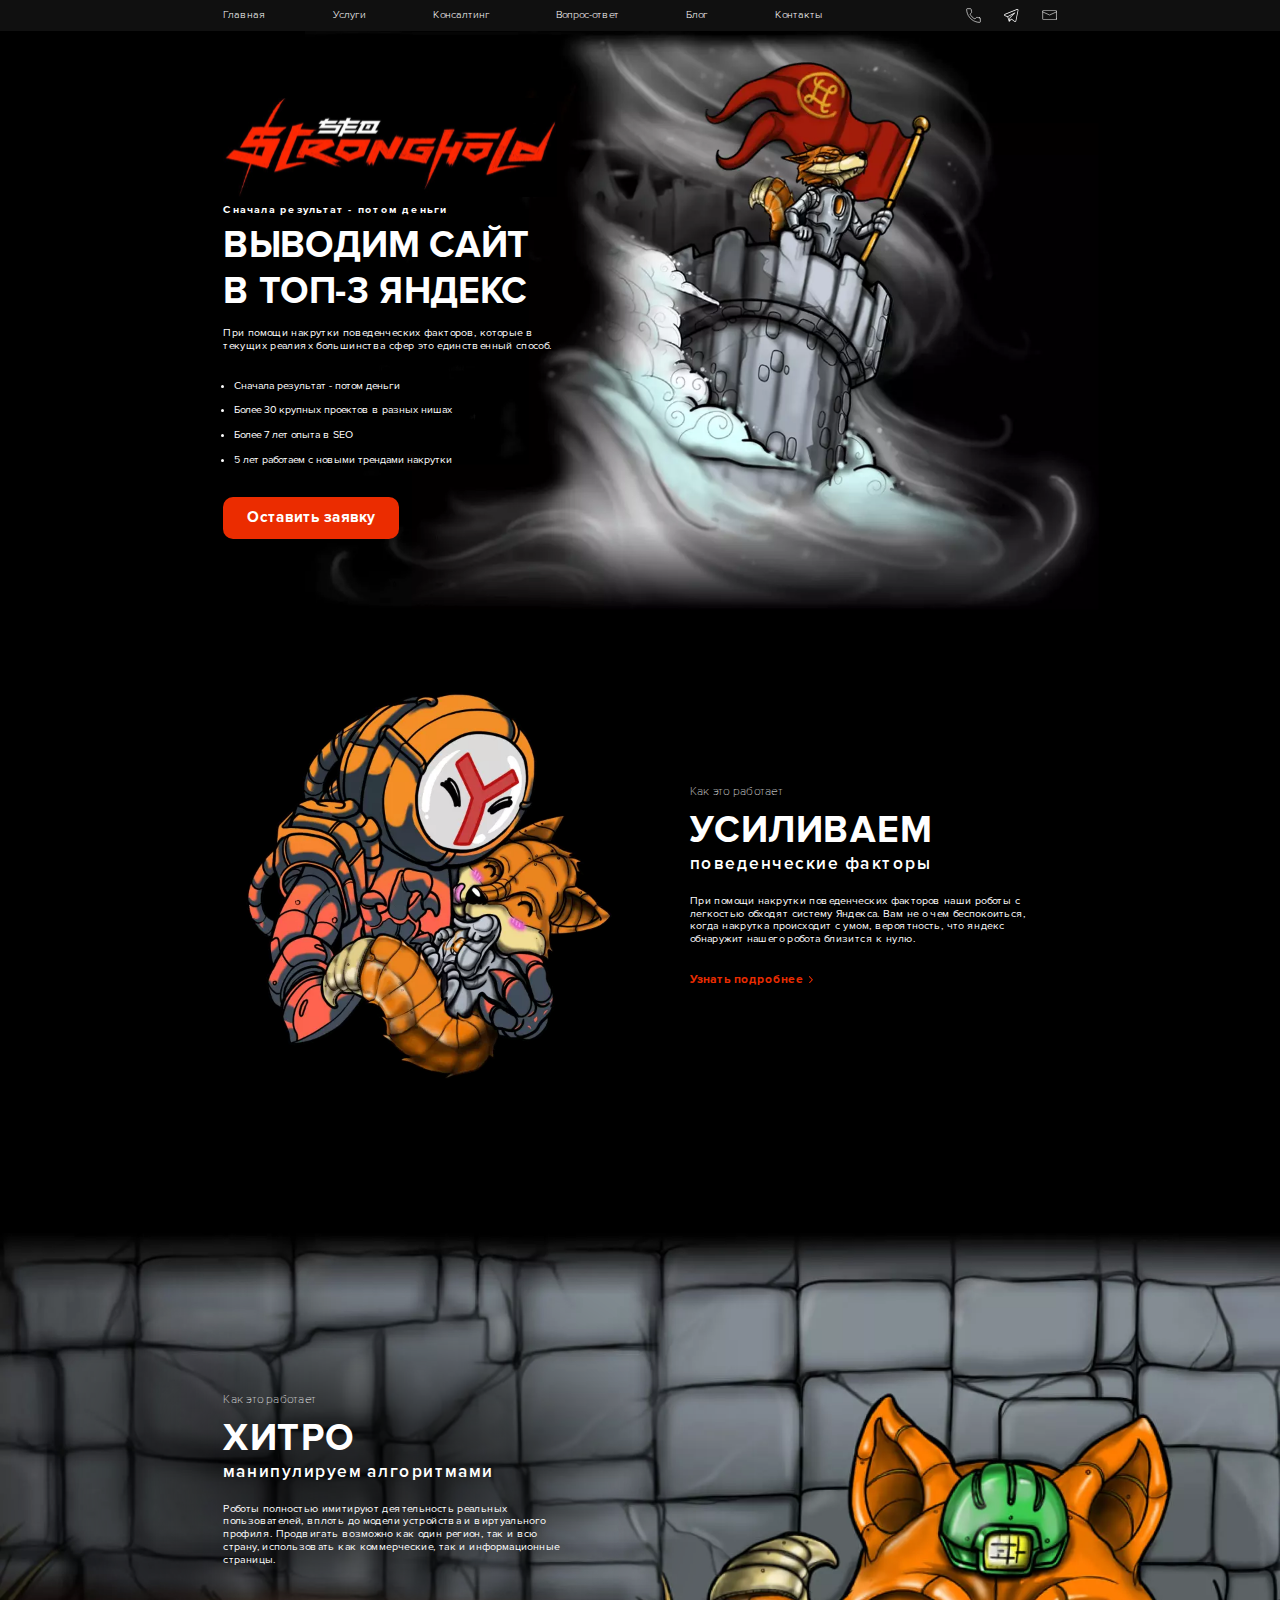
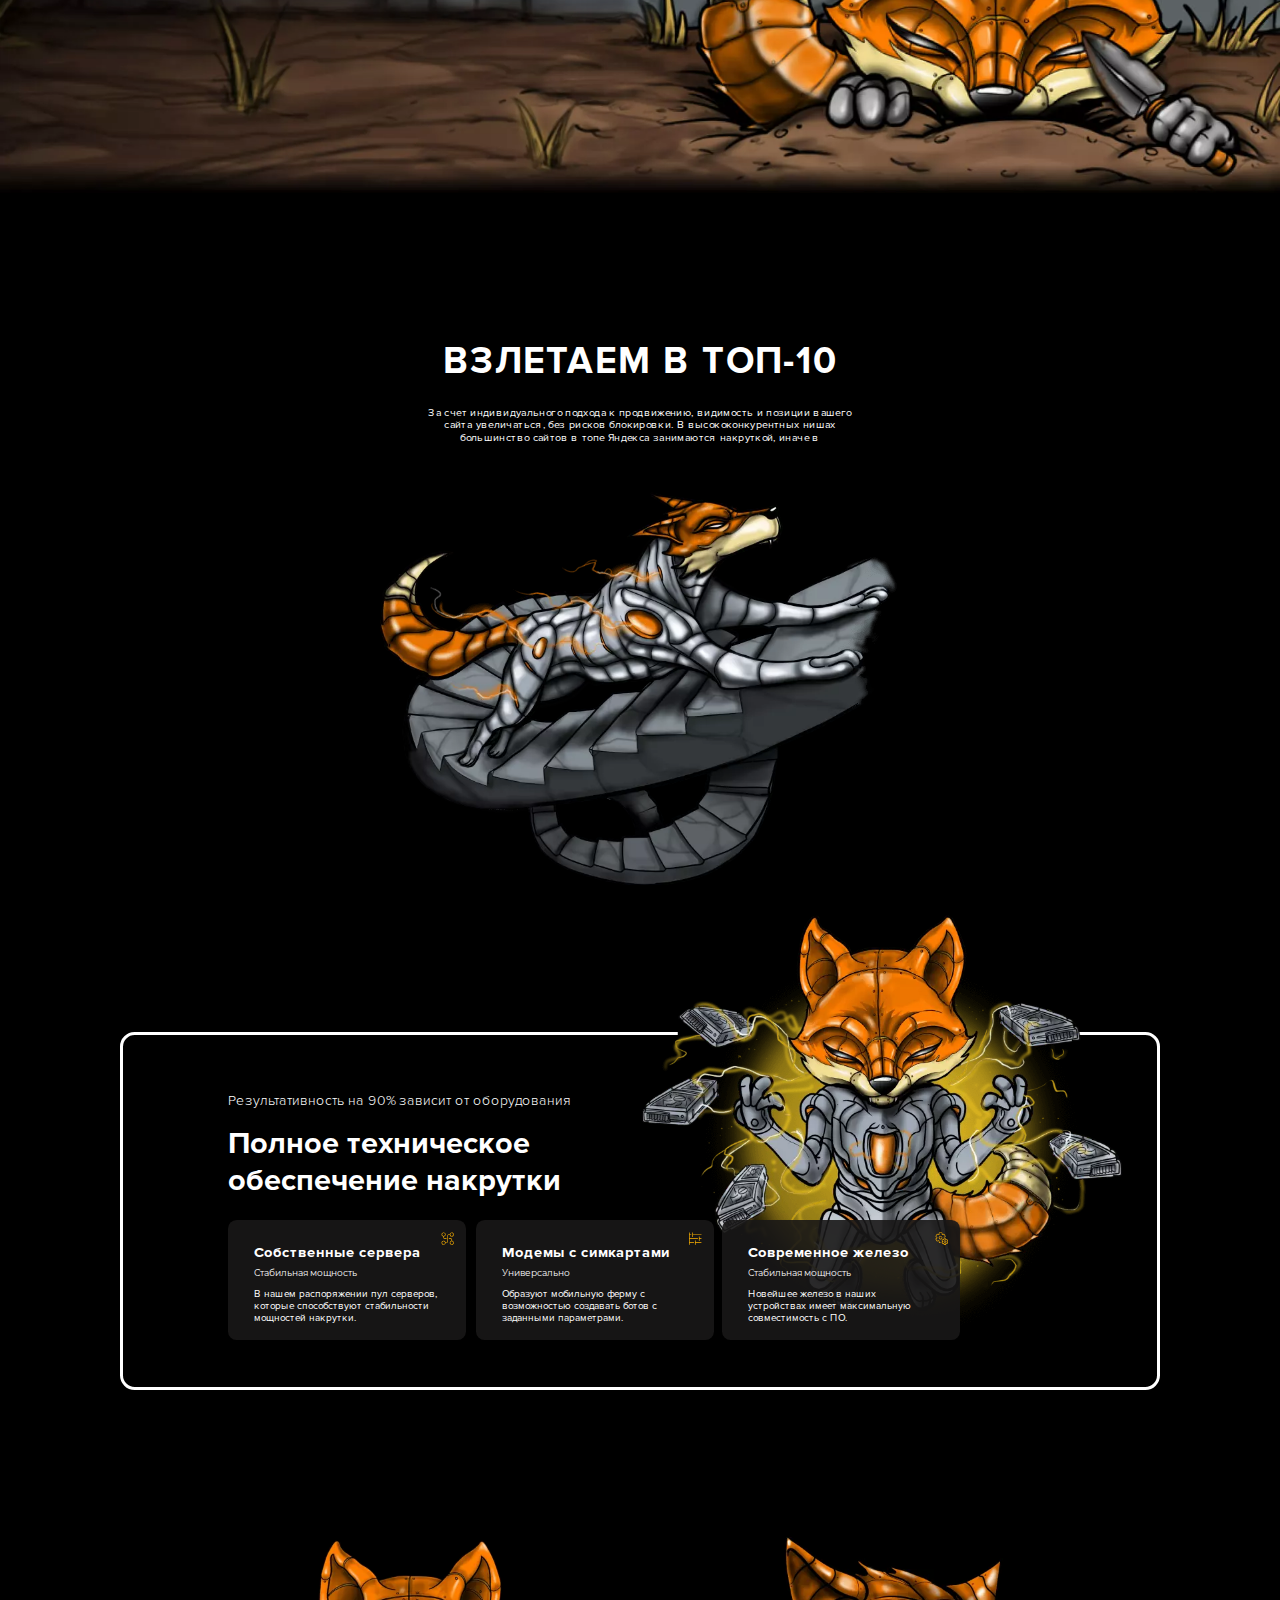
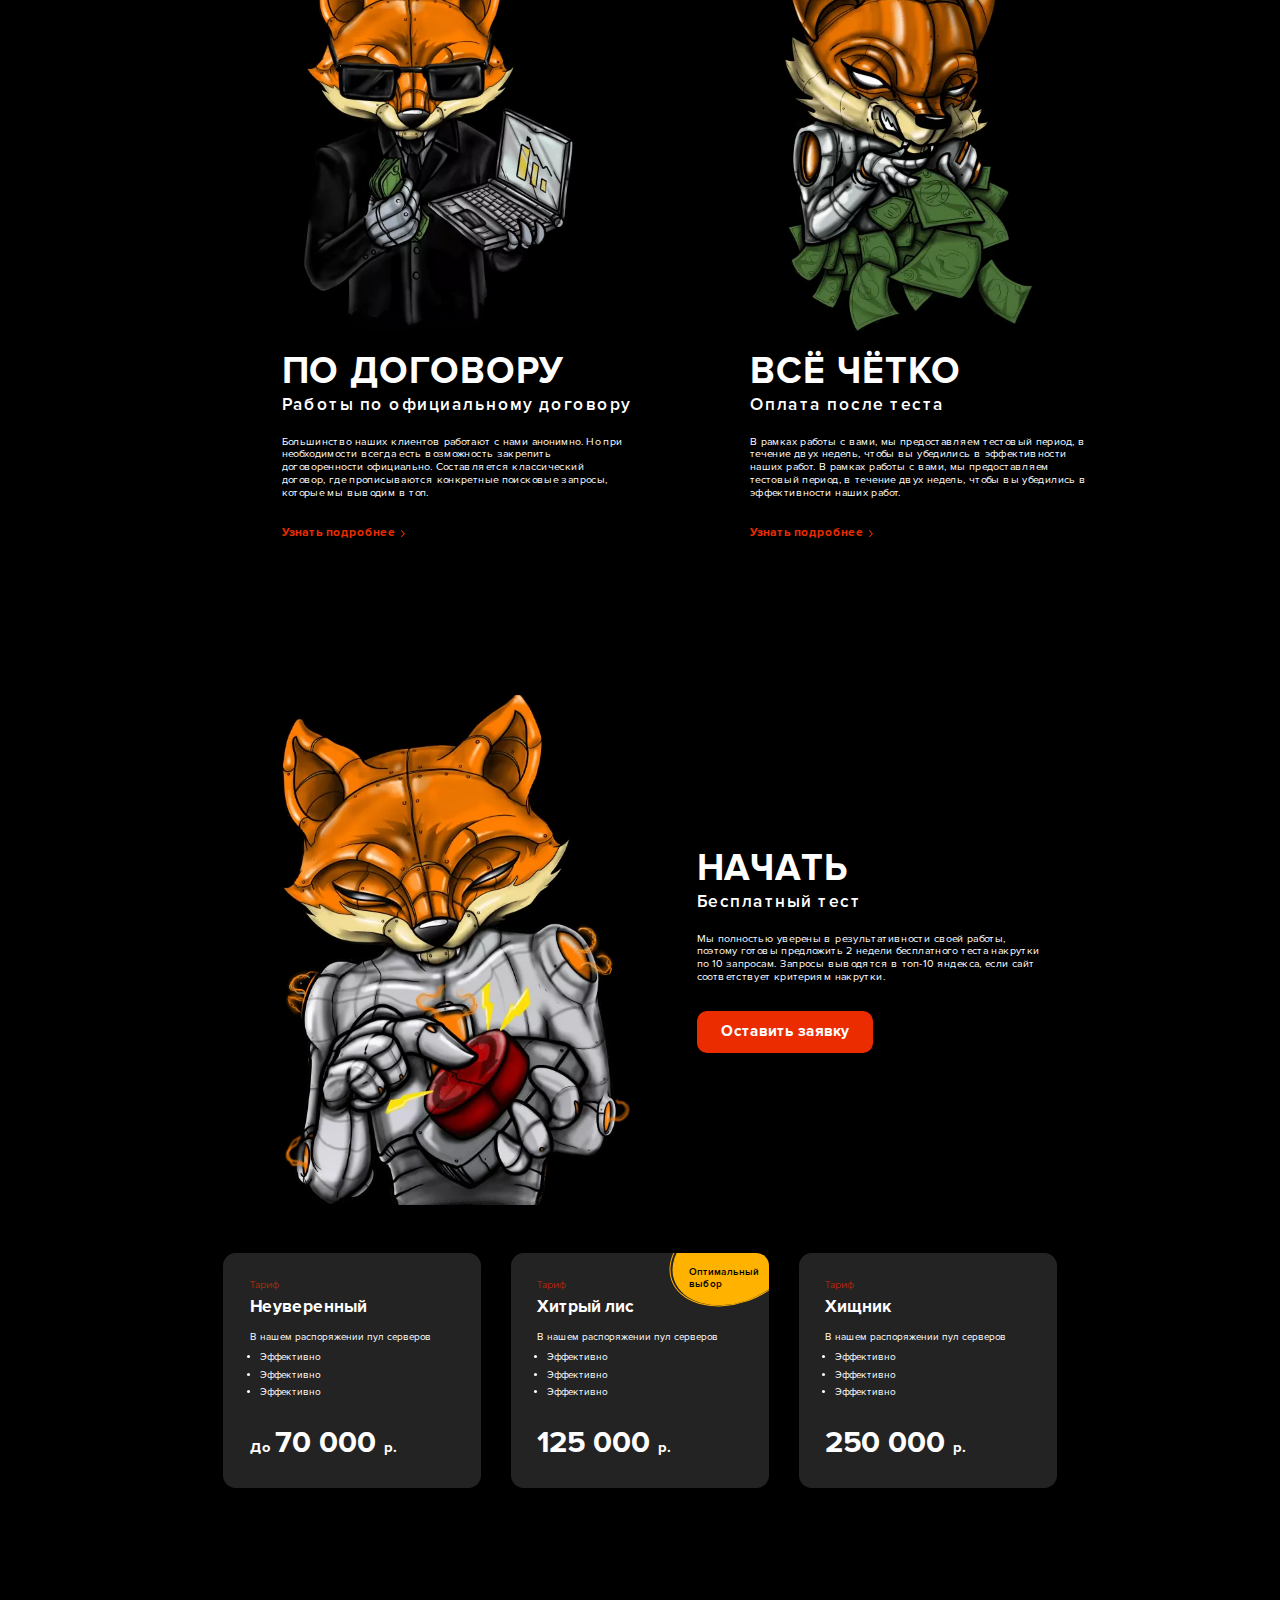
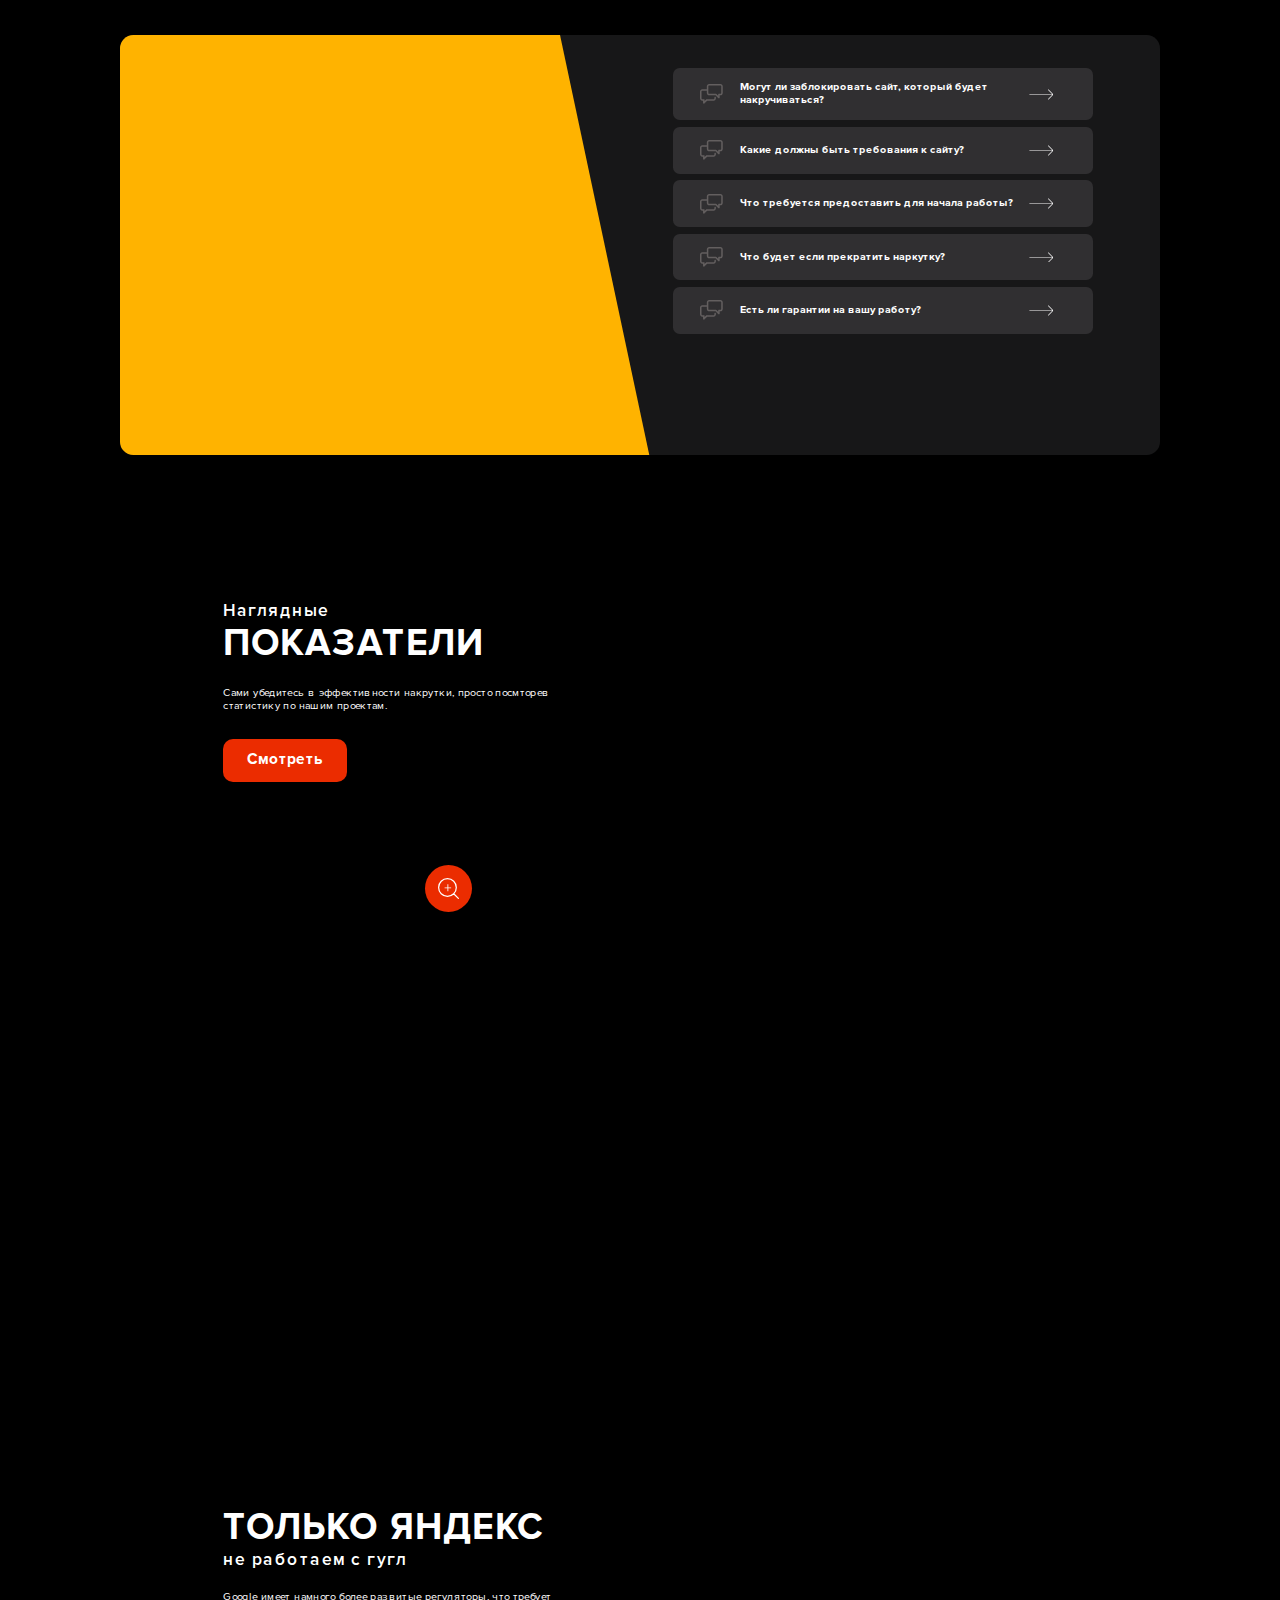
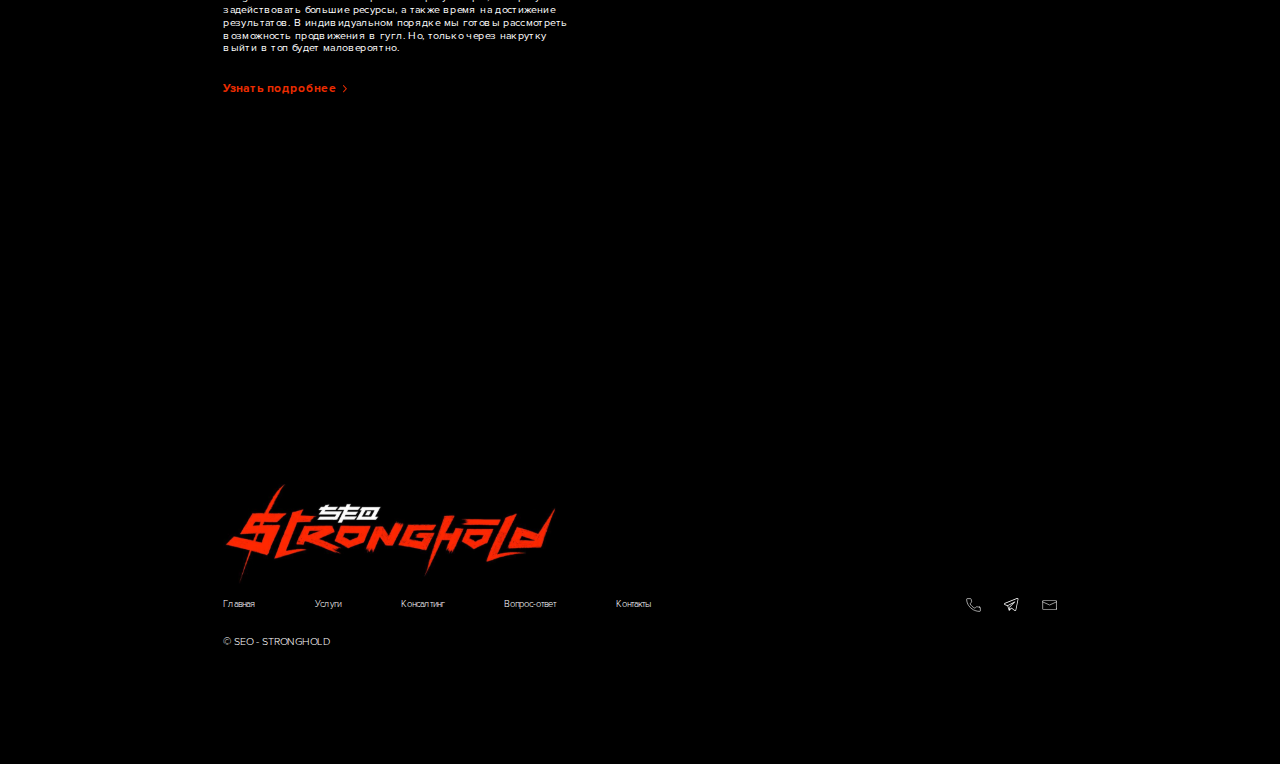
<file: main.html>
<!DOCTYPE html>
<html lang="ru">
<head>
    <meta charset="UTF-8">
    <meta name="viewport" content="width=device-width, initial-scale=1.0, shrink-to-fit=no">
    <meta name="description" content="another website">
    <title>Страница</title>

    <link rel="stylesheet" href="font/stylesheet.css">
    <link rel="stylesheet" href="css/swiper-bundle.min.css">
    <link rel="stylesheet" href="css/style.css">
</head>
<body>


<header class="header">
    <nav class="container header__container">
        <button class="header__burger mobile">
            <span></span>
        </button>
        <ul class="header__list desktop">
            <li class="header__list-item">
                <a href="main.html">Главная</a>
            </li>
            <li class="header__list-item">
                <a href="services.html">Услуги</a>
            </li>
            <li class="header__list-item">
                <a href="services.html#consulting">Консалтинг</a>
            </li>
            <li class="header__list-item">
                <a href="main.html#qa">Вопрос-ответ</a>
            </li>
            <li class="header__list-item">
                <a href="blog.html">Блог</a>
            </li>
            <li class="header__list-item">
                <button type="button" class="contacts-btn">Контакты</button>
            </li>
        </ul>
        <div class="header__contacts">
            <a href="#" class="header__contact">
                <img src="img/header-phone.svg" alt="">
            </a>
            <a href="#" class="header__contact">
                <img src="img/header-telegram.svg" alt="">
            </a>
            <a href="#" class="header__contact desktop">
                <img src="img/header-mail.svg" alt="">
            </a>
        </div>
    </nav>
</header>

<main>
    <section class="intro">
        <div class="container intro__container">
            <div class="intro__content">
                <a href="#" class="intro__logo">
                    <img src="img/logo.svg" alt="">
                </a>
                <h2 class="intro__sub-title">
                    Сначала результат - потом деньги
                </h2>
                <h1 class="intro__title">
                    ВЫВОДИМ САЙТ В&nbsp;ТОП-3&nbsp;ЯНДЕКС
                </h1>
                <p class="intro__text">
                    При помощи накрутки поведенческих факторов, которые в текущих реалиях большинства сфер это единственный способ.
                </p>
                <ul class="intro__list">
                    <li class="intro__list-item">
                        Сначала результат - потом деньги
                    </li>
                    <li class="intro__list-item">
                        Более 30 крупных проектов в разных нишах
                    </li>
                    <li class="intro__list-item">
                        Более 7 лет опыта в SEO
                    </li>
                    <li class="intro__list-item">
                        5 лет работаем с новыми трендами накрутки
                    </li>
                </ul>
                <button type="button" class="button contacts-btn">Оставить заявку</button>
            </div>
            <div class="intro__bg">
                <img src="img/main-intro-bg.webp" alt="">
            </div>
        </div>
    </section>
    <section class="info">
        <div class="container">
            <div class="info__content">
                <div class="info__img-box">
                    <img src="img/info-img1.webp" alt="" loading="lazy">
                </div>
                <div class="info__text-block">
                    <div class="info__sub-title">Как это работает</div>
                    <h2 class="info__title">
                        <span>УСИЛИВАЕМ</span>
                        <span class="info__title--min">поведенческие факторы</span>
                    </h2>
                    <p class="info__desc">
                        При помощи накрутки поведенческих факторов наши роботы с легкостью обходят систему Яндекса. Вам не о чем беспокоиться, когда накрутка происходит с умом, вероятность, что яндекс обнаружит нашего робота близится к нулю.
                    </p>
                    <a href="#" class="info__link red-link">
                        <span>Узнать подробнее</span>
                        <svg viewBox="0 0 6 11" fill="none" xmlns="http://www.w3.org/2000/svg">
                            <path d="M1.16786 10.7773L6 5.49771L1.16786 0.2181C1.03615 0.0746724 0.859447 -0.00373129 0.67661 0.00013635C0.493773 0.00400399 0.319784 0.0898262 0.192917 0.238723C0.066051 0.38762 -0.00329974 0.587395 0.00012156 0.794099C0.00354238 1.0008 0.0794553 1.19751 0.21116 1.34093L4.01769 5.49771L0.211159 9.65907C0.079455 9.80249 0.003542 9.99919 0.000121162 10.2059C-0.00330015 10.4126 0.0660506 10.6124 0.192917 10.7613C0.319783 10.9102 0.493773 10.996 0.67661 10.9999C0.859447 11.0037 1.03615 10.9253 1.16786 10.7819L1.16786 10.7773Z"/>
                        </svg>
                    </a>
                </div>
            </div>
        </div>
    </section>
    <section class="banner">
        <div class="banner__bg">
            <img src="img/banner-bg1.webp" alt="" class="desktop" loading="lazy">
            <img src="img/banner-bg-mob1.webp" alt="" class="mobile" loading="lazy">
        </div>
        <div class="container banner__container">
            <div class="banner__text-block info__text-block">
                <div class="info__sub-title">Как это работает</div>
                <h2 class="info__title">
                    <span>ХИТРО</span>
                    <span class="info__title--min">манипулируем алгоритмами</span>
                </h2>
                <p class="info__desc">
                    Роботы полностью имитируют деятельность реальных пользователей, вплоть до модели устройства и виртуального профиля. Продвигать возможно как один регион, так и всю страну, использовать как коммерческие, так и информационные страницы.
                </p>
                <a href="#" class="info__link red-link mobile">
                    <span>Узнать подробнее</span>
                    <svg viewBox="0 0 6 11" fill="none" xmlns="http://www.w3.org/2000/svg">
                        <path d="M1.16786 10.7773L6 5.49771L1.16786 0.2181C1.03615 0.0746724 0.859447 -0.00373129 0.67661 0.00013635C0.493773 0.00400399 0.319784 0.0898262 0.192917 0.238723C0.066051 0.38762 -0.00329974 0.587395 0.00012156 0.794099C0.00354238 1.0008 0.0794553 1.19751 0.21116 1.34093L4.01769 5.49771L0.211159 9.65907C0.079455 9.80249 0.003542 9.99919 0.000121162 10.2059C-0.00330015 10.4126 0.0660506 10.6124 0.192917 10.7613C0.319783 10.9102 0.493773 10.996 0.67661 10.9999C0.859447 11.0037 1.03615 10.9253 1.16786 10.7819L1.16786 10.7773Z"/>
                    </svg>
                </a>
            </div>
        </div>
    </section>
    <section class="top">
        <div class="container">
            <h2 class="top__title">
                ВЗЛЕТАЕМ В TОП-10
            </h2>
            <p class="top__desc">
                За счет индивидуального подхода к продвижению, видимость и позиции вашего сайта увеличаться, без рисков блокировки. В высококонкурентных нишах большинство сайтов в топе Яндекса занимаются накруткой, иначе в
            </p>
            <div class="top__img-box">
                <img src="img/top-img1.webp" alt="" loading="lazy">
            </div>
        </div>
    </section>
    <section class="technical">
        <div class="container technical__container">
            <div class="technical__content">
                <div class="technical__bg">
                    <img src="img/technical-img1.webp" alt="" loading="lazy">
                </div>
                <p class="technical__sub-title">
                    Результативность на 90% зависит от оборудования
                </p>
                <h2 class="technical__title">
                    Полное техническое обеспечение накрутки
                </h2>
                <div class="technical__cards">
                    <div class="technical__item">
                        <div class="technical__item-icon">
                            <img src="img/technical-icon1.svg" alt="">
                        </div>
                        <h3 class="technical__item-title">Собственные сервера</h3>
                        <h3 class="technical__item-sub-title">Стабильная мощность</h3>
                        <p class="technical__item-text">
                            В нашем распоряжении пул серверов, которые способствуют стабильности мощностей накрутки.
                        </p>
                    </div>
                    <div class="technical__item">
                        <div class="technical__item-icon">
                            <img src="img/technical-icon2.svg" alt="">
                        </div>
                        <h3 class="technical__item-title">Модемы с симкартами</h3>
                        <h3 class="technical__item-sub-title">Универсально</h3>
                        <p class="technical__item-text">
                            Образуют мобильную ферму с возможностью создавать ботов с заданными параметрами.
                        </p>
                    </div>
                    <div class="technical__item">
                        <div class="technical__item-icon">
                            <img src="img/technical-icon3.svg" alt="">
                        </div>
                        <h3 class="technical__item-title">Современное железо</h3>
                        <h3 class="technical__item-sub-title">Стабильная мощность</h3>
                        <p class="technical__item-text">Новейшее железо в наших устройствах имеет максимальную совместимость с ПО.</p>
                    </div>
                </div>
            </div>
        </div>
    </section>
    <section class="info info--flex">
        <div class="container">
            <div class="info__content">
                <div class="info__img-box">
                    <img src="img/info-img2.webp" alt="" loading="lazy">
                </div>
                <div class="info__text-block">
                    <h2 class="info__title">
                        <span>ПО ДОГОВОРУ</span>
                        <span class="info__title--min">Работы по официальному договору</span>
                    </h2>
                    <p class="info__desc">
                        Большинство наших клиентов работают с нами анонимно. Но при необходимости всегда есть возможность закрепить договоренности официально. Составляется классический договор, где прописываются конкретные поисковые запросы, которые мы выводим в топ.
                    </p>
                    <a href="#" class="info__link red-link">
                        <span>Узнать подробнее</span>
                        <svg viewBox="0 0 6 11" fill="none" xmlns="http://www.w3.org/2000/svg">
                            <path d="M1.16786 10.7773L6 5.49771L1.16786 0.2181C1.03615 0.0746724 0.859447 -0.00373129 0.67661 0.00013635C0.493773 0.00400399 0.319784 0.0898262 0.192917 0.238723C0.066051 0.38762 -0.00329974 0.587395 0.00012156 0.794099C0.00354238 1.0008 0.0794553 1.19751 0.21116 1.34093L4.01769 5.49771L0.211159 9.65907C0.079455 9.80249 0.003542 9.99919 0.000121162 10.2059C-0.00330015 10.4126 0.0660506 10.6124 0.192917 10.7613C0.319783 10.9102 0.493773 10.996 0.67661 10.9999C0.859447 11.0037 1.03615 10.9253 1.16786 10.7819L1.16786 10.7773Z"/>
                        </svg>
                    </a>
                </div>
            </div>
            <div class="info__content">
                <div class="info__img-box">
                    <img src="img/info-img3.webp" alt="" loading="lazy">
                </div>
                <div class="info__text-block">
                    <h2 class="info__title">
                        <span>ВСЁ ЧЁТКО</span>
                        <span class="info__title--min">Оплата после теста</span>
                    </h2>
                    <p class="info__desc">
                        В рамках работы с вами, мы предоставляем тестовый период, в течение двух недель, чтобы вы убедились в эффективности наших работ. В рамках работы с вами, мы предоставляем тестовый период, в течение двух недель, чтобы вы убедились в эффективности наших работ.
                    </p>
                    <a href="#" class="info__link red-link">
                        <span>Узнать подробнее</span>
                        <svg viewBox="0 0 6 11" fill="none" xmlns="http://www.w3.org/2000/svg">
                            <path d="M1.16786 10.7773L6 5.49771L1.16786 0.2181C1.03615 0.0746724 0.859447 -0.00373129 0.67661 0.00013635C0.493773 0.00400399 0.319784 0.0898262 0.192917 0.238723C0.066051 0.38762 -0.00329974 0.587395 0.00012156 0.794099C0.00354238 1.0008 0.0794553 1.19751 0.21116 1.34093L4.01769 5.49771L0.211159 9.65907C0.079455 9.80249 0.003542 9.99919 0.000121162 10.2059C-0.00330015 10.4126 0.0660506 10.6124 0.192917 10.7613C0.319783 10.9102 0.493773 10.996 0.67661 10.9999C0.859447 11.0037 1.03615 10.9253 1.16786 10.7819L1.16786 10.7773Z"/>
                        </svg>
                    </a>
                </div>
            </div>
        </div>
    </section>
    <section class="start">
        <div class="container">
            <div class="start__info-block info">
                <div class="info__content">
                    <div class="info__img-box">
                        <img src="img/start-img1.webp" alt="" loading="lazy">
                    </div>
                    <div class="info__text-block">
                        <h2 class="info__title">
                            <span>НАЧАТЬ</span>
                            <span class="info__title--min">Бесплатный тест</span>
                        </h2>
                        <p class="info__desc">
                            Мы полностью уверены в результативности своей работы, поэтому готовы предложить 2 недели бесплатного теста накрутки по 10 запросам. Запросы выводятся в топ-10 яндекса, если сайт соответствует критериям накрутки.
                        </p>
                        <button type="button" class="button contacts-btn">Оставить заявку</button>
                    </div>
                </div>
            </div>
            <div class="start__cards">
                <div class="start__item">
                    <div class="start__optimal">Оптимальный выбор</div>
                    <div class="start__item-text-block">
                        <p class="start__item-sub-title">Тариф</p>
                        <h3 class="start__item-title">Неуверенный</h3>
                        <p class="start__text">В нашем распоряжении пул серверов</p>
                        <ul class="start__list">
                            <li class="start__list-item">Эффективно</li>
                            <li class="start__list-item">Эффективно</li>
                            <li class="start__list-item">Эффективно</li>
                        </ul>
                    </div>
                    <div class="start__price">
                        <span class="start__price--min">До </span>
                        <span>70 000</span>
                        <span class="start__price--min"> р.</span>
                    </div>
                </div>
                <div class="start__item optimal">
                    <div class="start__optimal">Оптимальный выбор</div>
                    <div class="start__item-text-block">
                        <p class="start__item-sub-title">Тариф</p>
                        <h3 class="start__item-title">Хитрый лис</h3>
                        <p class="start__text">В нашем распоряжении пул серверов</p>
                        <ul class="start__list">
                            <li class="start__list-item">Эффективно</li>
                            <li class="start__list-item">Эффективно</li>
                            <li class="start__list-item">Эффективно</li>
                        </ul>
                    </div>
                    <div class="start__price">
                        <span>125 000</span>
                        <span class="start__price--min"> р.</span>
                    </div>
                </div>
                <div class="start__item">
                    <div class="start__optimal">Оптимальный выбор</div>
                    <div class="start__item-text-block">
                        <p class="start__item-sub-title">Тариф</p>
                        <h3 class="start__item-title">Хищник</h3>
                        <p class="start__text">В нашем распоряжении пул серверов</p>
                        <ul class="start__list">
                            <li class="start__list-item">Эффективно</li>
                            <li class="start__list-item">Эффективно</li>
                            <li class="start__list-item">Эффективно</li>
                        </ul>
                    </div>
                    <div class="start__price">
                        <span>250 000</span>
                        <span class="start__price--min"> р.</span>
                    </div>
                </div>
            </div>
        </div>
    </section>
    <section class="qa" id="qa">
        <div class="container qa__container">
            <div class="qa__content">
                <div class="qa__bg"></div>
                <div class="qa__img-box">
                    <img src="img/qa-img1.webp" alt="" loading="lazy">
                </div>
                <ul class="qa__list">
                    <li class="qa__item">
                        <button type="button" class="qa__question">
                            <span class="qa__item-icon">
                                <img src="img/qa-icon1.svg" alt="">
                            </span>
                            <span class="qa__item-text">
                                Могут ли заблокировать сайт, который будет накручиваться?
                            </span>
                            <svg class="qa__arrow" viewBox="0 0 37 16" fill="none" xmlns="http://www.w3.org/2000/svg">
                                <path d="M1 7.76895C0.723858 7.76895 0.5 7.99281 0.5 8.26895C0.5 8.54509 0.723858 8.76895 1 8.76895V7.76895ZM36 8.26895L36.3557 8.62035L36.7029 8.26895L36.3557 7.91755L36 8.26895ZM28.6443 15.0031C28.4502 15.1996 28.4522 15.5162 28.6486 15.7102C28.845 15.9043 29.1616 15.9024 29.3557 15.7059L28.6443 15.0031ZM29.3557 0.831951C29.1616 0.635506 28.845 0.633582 28.6486 0.827654C28.4522 1.02173 28.4502 1.3383 28.6443 1.53475L29.3557 0.831951ZM1 8.76895H36V7.76895H1V8.76895ZM35.6443 7.91755L28.6443 15.0031L29.3557 15.7059L36.3557 8.62035L35.6443 7.91755ZM36.3557 7.91755L29.3557 0.831951L28.6443 1.53475L35.6443 8.62035L36.3557 7.91755Z"/>
                            </svg>
                        </button>
                        <div class="qa__answer">
                            <p class="qa__text">
                                Lorem ipsum dolor sit amet, consectetur adipisicing elit. At cupiditate debitis distinctio dolor explicabo facilis illo impedit, iure minima mollitia neque numquam omnis optio pariatur quisquam quo recusandae saepe vero.
                            </p>
                        </div>
                    </li>
                    <li class="qa__item">
                        <button type="button" class="qa__question">
                            <span class="qa__item-icon">
                                <img src="img/qa-icon1.svg" alt="">
                            </span>
                            <span class="qa__item-text">
                                Какие должны быть требования к сайту?
                            </span>
                            <svg class="qa__arrow" viewBox="0 0 37 16" fill="none" xmlns="http://www.w3.org/2000/svg">
                                <path d="M1 7.76895C0.723858 7.76895 0.5 7.99281 0.5 8.26895C0.5 8.54509 0.723858 8.76895 1 8.76895V7.76895ZM36 8.26895L36.3557 8.62035L36.7029 8.26895L36.3557 7.91755L36 8.26895ZM28.6443 15.0031C28.4502 15.1996 28.4522 15.5162 28.6486 15.7102C28.845 15.9043 29.1616 15.9024 29.3557 15.7059L28.6443 15.0031ZM29.3557 0.831951C29.1616 0.635506 28.845 0.633582 28.6486 0.827654C28.4522 1.02173 28.4502 1.3383 28.6443 1.53475L29.3557 0.831951ZM1 8.76895H36V7.76895H1V8.76895ZM35.6443 7.91755L28.6443 15.0031L29.3557 15.7059L36.3557 8.62035L35.6443 7.91755ZM36.3557 7.91755L29.3557 0.831951L28.6443 1.53475L35.6443 8.62035L36.3557 7.91755Z"/>
                            </svg>
                        </button>
                        <div class="qa__answer">
                            <ul class="qa__sub-list">
                                <li class="qa__sub-item qa__text">
                                    не иметь санкций в поисковых системах (Яндекс)
                                </li>
                                <li class="qa__sub-item qa__text">
                                    все важные страницы должны быть в индексе поисковых систем
                                </li>
                                <li class="qa__sub-item qa__text">
                                    продвигаемые запросы релевантны продвигаемым страницам
                                </li>
                                <li class="qa__sub-item qa__text">
                                    все продвигаемые страницы имеют уникальный контент
                                </li>
                            </ul>
                        </div>
                    </li>
                    <li class="qa__item">
                        <button type="button" class="qa__question">
                            <span class="qa__item-icon">
                                <img src="img/qa-icon1.svg" alt="">
                            </span>
                            <span class="qa__item-text">
                                Что требуется предоставить для начала работы?
                            </span>
                            <svg class="qa__arrow" viewBox="0 0 37 16" fill="none" xmlns="http://www.w3.org/2000/svg">
                                <path d="M1 7.76895C0.723858 7.76895 0.5 7.99281 0.5 8.26895C0.5 8.54509 0.723858 8.76895 1 8.76895V7.76895ZM36 8.26895L36.3557 8.62035L36.7029 8.26895L36.3557 7.91755L36 8.26895ZM28.6443 15.0031C28.4502 15.1996 28.4522 15.5162 28.6486 15.7102C28.845 15.9043 29.1616 15.9024 29.3557 15.7059L28.6443 15.0031ZM29.3557 0.831951C29.1616 0.635506 28.845 0.633582 28.6486 0.827654C28.4522 1.02173 28.4502 1.3383 28.6443 1.53475L29.3557 0.831951ZM1 8.76895H36V7.76895H1V8.76895ZM35.6443 7.91755L28.6443 15.0031L29.3557 15.7059L36.3557 8.62035L35.6443 7.91755ZM36.3557 7.91755L29.3557 0.831951L28.6443 1.53475L35.6443 8.62035L36.3557 7.91755Z"/>
                            </svg>
                        </button>
                        <div class="qa__answer">
                            <p class="qa__text">
                                Lorem ipsum dolor sit amet, consectetur adipisicing elit. At cupiditate debitis distinctio dolor explicabo facilis illo impedit, iure minima mollitia neque numquam omnis optio pariatur quisquam quo recusandae saepe vero.
                            </p>
                        </div>
                    </li>
                    <li class="qa__item">
                        <button type="button" class="qa__question">
                            <span class="qa__item-icon">
                                <img src="img/qa-icon1.svg" alt="">
                            </span>
                            <span class="qa__item-text">
                                Что будет если прекратить наркутку?
                            </span>
                            <svg class="qa__arrow" viewBox="0 0 37 16" fill="none" xmlns="http://www.w3.org/2000/svg">
                                <path d="M1 7.76895C0.723858 7.76895 0.5 7.99281 0.5 8.26895C0.5 8.54509 0.723858 8.76895 1 8.76895V7.76895ZM36 8.26895L36.3557 8.62035L36.7029 8.26895L36.3557 7.91755L36 8.26895ZM28.6443 15.0031C28.4502 15.1996 28.4522 15.5162 28.6486 15.7102C28.845 15.9043 29.1616 15.9024 29.3557 15.7059L28.6443 15.0031ZM29.3557 0.831951C29.1616 0.635506 28.845 0.633582 28.6486 0.827654C28.4522 1.02173 28.4502 1.3383 28.6443 1.53475L29.3557 0.831951ZM1 8.76895H36V7.76895H1V8.76895ZM35.6443 7.91755L28.6443 15.0031L29.3557 15.7059L36.3557 8.62035L35.6443 7.91755ZM36.3557 7.91755L29.3557 0.831951L28.6443 1.53475L35.6443 8.62035L36.3557 7.91755Z"/>
                            </svg>
                        </button>
                        <div class="qa__answer">
                            <ul class="qa__sub-list">
                                <li class="qa__sub-item qa__text">
                                    не иметь санкций в поисковых системах (Яндекс)
                                </li>
                                <li class="qa__sub-item qa__text">
                                    все важные страницы должны быть в индексе поисковых систем
                                </li>
                                <li class="qa__sub-item qa__text">
                                    продвигаемые запросы релевантны продвигаемым страницам
                                </li>
                                <li class="qa__sub-item qa__text">
                                    все продвигаемые страницы имеют уникальный контент
                                </li>
                            </ul>
                        </div>
                    </li>
                    <li class="qa__item">
                        <button type="button" class="qa__question">
                            <span class="qa__item-icon">
                                <img src="img/qa-icon1.svg" alt="">
                            </span>
                            <span class="qa__item-text">
                                Есть ли гарантии на вашу работу?
                            </span>
                            <svg class="qa__arrow" viewBox="0 0 37 16" fill="none" xmlns="http://www.w3.org/2000/svg">
                                <path d="M1 7.76895C0.723858 7.76895 0.5 7.99281 0.5 8.26895C0.5 8.54509 0.723858 8.76895 1 8.76895V7.76895ZM36 8.26895L36.3557 8.62035L36.7029 8.26895L36.3557 7.91755L36 8.26895ZM28.6443 15.0031C28.4502 15.1996 28.4522 15.5162 28.6486 15.7102C28.845 15.9043 29.1616 15.9024 29.3557 15.7059L28.6443 15.0031ZM29.3557 0.831951C29.1616 0.635506 28.845 0.633582 28.6486 0.827654C28.4522 1.02173 28.4502 1.3383 28.6443 1.53475L29.3557 0.831951ZM1 8.76895H36V7.76895H1V8.76895ZM35.6443 7.91755L28.6443 15.0031L29.3557 15.7059L36.3557 8.62035L35.6443 7.91755ZM36.3557 7.91755L29.3557 0.831951L28.6443 1.53475L35.6443 8.62035L36.3557 7.91755Z"/>
                            </svg>
                        </button>
                        <div class="qa__answer">
                            <ul class="qa__sub-list">
                                <li class="qa__sub-item qa__text">
                                    не иметь санкций в поисковых системах (Яндекс)
                                </li>
                                <li class="qa__sub-item qa__text">
                                    все важные страницы должны быть в индексе поисковых систем
                                </li>
                                <li class="qa__sub-item qa__text">
                                    продвигаемые запросы релевантны продвигаемым страницам
                                </li>
                                <li class="qa__sub-item qa__text">
                                    все продвигаемые страницы имеют уникальный контент
                                </li>
                            </ul>
                        </div>
                    </li>
                </ul>
            </div>
        </div>
    </section>
    <section class="indicators">
        <div class="container indicators__container">
            <h2 class="info__title mobile">
                <span>Наглядные</span>
                <span class="info__title--min">ПОКАЗАТЕЛИ</span>
            </h2>
            <div class="indicators__image-block">
                <div class="indicators__img-box">
                    <img src="img/indicators-img1.webp" alt="" loading="lazy">
                    <button class="indicators__zoom indicators-btn">
                        <img src="img/zoom.svg" alt="">
                    </button>
                </div>
                <div class="indicators__img-box">
                    <img src="img/indicators-img2.webp" alt="" loading="lazy">
                </div>
            </div>
            <div class="indicators__text-block">
                <h2 class="info__title desktop">
                    <span class="info__title--min">Наглядные</span>
                    <span>ПОКАЗАТЕЛИ</span>
                </h2>
                <p class="info__desc">
                    Сами убедитесь в эффективности  накрутки, просто посмторев статистику по нашим проектам.
                </p>
                <button type="button" class="info__btn button indicators-btn">Смотреть</button>
            </div>
        </div>
        <div class="modal modal-indicators">
            <div class="modal__bg close"></div>
            <div class="modal__content modal-indicators__content">
                <button type="button" class="modal__close close"></button>
                <div class="modal-indicators__slider swiper">
                    <div class="swiper-wrapper">
                        <div class="modal-indicators__slide swiper-slide">
                            <div class="modal-indicators__img-box">
                                <img src="img/narkology.webp" alt="">
                            </div>
                            <div class="modal-indicators__slide-name">Наркология</div>
                        </div>
                        <div class="modal-indicators__slide swiper-slide">
                            <div class="modal-indicators__img-box">
                                <img src="img/remont.webp" alt="">
                            </div>
                            <div class="modal-indicators__slide-name">Ремонт</div>
                        </div>
                    </div>
                </div>
                <div class="modal-indicators__navigation-block">
                    <div class="modal-indicators__name"></div>
                    <div class="modal-indicators__arrows">
                        <svg class="prev" viewBox="0 0 37 16" fill="none" xmlns="http://www.w3.org/2000/svg">
                            <path d="M36 8.58579C36.2761 8.58579 36.5 8.36193 36.5 8.08579C36.5 7.80965 36.2761 7.58579 36 7.58579V8.58579ZM1 8.08579L0.644306 7.73439L0.29715 8.08579L0.644306 8.43719L1 8.08579ZM8.3557 1.35159C8.54977 1.15514 8.54784 0.838568 8.3514 0.644496C8.15495 0.450424 7.83838 0.452348 7.6443 0.648793L8.3557 1.35159ZM7.6443 15.5228C7.83838 15.7192 8.15495 15.7212 8.3514 15.5271C8.54784 15.333 8.54977 15.0164 8.3557 14.82L7.6443 15.5228ZM36 7.58579H1V8.58579H36V7.58579ZM1.35569 8.43719L8.3557 1.35159L7.6443 0.648793L0.644306 7.73439L1.35569 8.43719ZM0.644306 8.43719L7.6443 15.5228L8.3557 14.82L1.35569 7.73439L0.644306 8.43719Z"/>
                        </svg>
                        <svg class="next" viewBox="0 0 37 16" fill="none" xmlns="http://www.w3.org/2000/svg">
                            <path d="M1 7.5856C0.723858 7.5856 0.5 7.80946 0.5 8.0856C0.5 8.36174 0.723858 8.5856 1 8.5856V7.5856ZM36 8.0856L36.3557 8.437L36.7029 8.0856L36.3557 7.7342L36 8.0856ZM28.6443 14.8198C28.4502 15.0162 28.4522 15.3328 28.6486 15.5269C28.845 15.721 29.1616 15.719 29.3557 15.5226L28.6443 14.8198ZM29.3557 0.648602C29.1616 0.452156 28.845 0.450233 28.6486 0.644305C28.4522 0.838377 28.4502 1.15495 28.6443 1.3514L29.3557 0.648602ZM1 8.5856H36V7.5856H1V8.5856ZM35.6443 7.7342L28.6443 14.8198L29.3557 15.5226L36.3557 8.437L35.6443 7.7342ZM36.3557 7.7342L29.3557 0.648602L28.6443 1.3514L35.6443 8.437L36.3557 7.7342Z"/>
                        </svg>
                    </div>
                </div>
            </div>
        </div>
    </section>
    <section class="banner banner--yandex">
        <div class="banner__bg">
            <img src="img/banner-bg2.webp" alt="" class="desktop" loading="lazy">
            <img src="img/banner-bg-mob2.webp" alt="" class="mobile" loading="lazy">
        </div>
        <div class="container banner__container">
            <div class="banner__text-block info__text-block">
                <h2 class="info__title">
                    <span>ТОЛЬКО ЯНДЕКС</span>
                    <span class="info__title--min">не работаем с гугл</span>
                </h2>
                <p class="info__desc">
                    Google имеет намного более развитые регуляторы, что требует задействовать большие ресурсы, а также время на достижение результатов. В индивидуальном порядке мы готовы рассмотреть возможность продвижения в гугл. Но, только через накрутку выйти в топ будет маловероятно.
                </p>
                <a href="#" class="info__link red-link">
                    <span>Узнать подробнее</span>
                    <svg viewBox="0 0 6 11" fill="none" xmlns="http://www.w3.org/2000/svg">
                        <path d="M1.16786 10.7773L6 5.49771L1.16786 0.2181C1.03615 0.0746724 0.859447 -0.00373129 0.67661 0.00013635C0.493773 0.00400399 0.319784 0.0898262 0.192917 0.238723C0.066051 0.38762 -0.00329974 0.587395 0.00012156 0.794099C0.00354238 1.0008 0.0794553 1.19751 0.21116 1.34093L4.01769 5.49771L0.211159 9.65907C0.079455 9.80249 0.003542 9.99919 0.000121162 10.2059C-0.00330015 10.4126 0.0660506 10.6124 0.192917 10.7613C0.319783 10.9102 0.493773 10.996 0.67661 10.9999C0.859447 11.0037 1.03615 10.9253 1.16786 10.7819L1.16786 10.7773Z"/>
                    </svg>
                </a>
            </div>
        </div>
    </section>
</main>

<footer class="footer">
    <div class="container">
        <a href="#" class="footer__logo">
            <img src="img/logo.svg" alt="">
        </a>
        <div class="footer__content">
            <ul class="footer__list">
                <li class="footer__list-item">
                    <a href="#">Главная</a>
                </li>
                <li class="footer__list-item">
                    <a href="#">Услуги</a>
                </li>
                <li class="footer__list-item">
                    <a href="#">Консалтинг</a>
                </li>
                <li class="footer__list-item">
                    <a href="#">Вопрос-ответ</a>
                </li>
                <li class="footer__list-item">
                    <button type="button" class="contacts-btn">Контакты</button>
                </li>
            </ul>
            <div class="footer__contacts desktop">
                <a href="#" class="footer__contact">
                    <img src="img/header-phone.svg" alt="">
                </a>
                <a href="#" class="footer__contact">
                    <img src="img/header-telegram.svg" alt="">
                </a>
                <a href="#" class="footer__contact">
                    <img src="img/header-mail.svg" alt="">
                </a>
            </div>
        </div>
        <div class="footer__copyright">© SEO - STRONGHOLD</div>
    </div>
</footer>

<section class="modal modal-contacts">
    <div class="modal__bg close"></div>
    <div class="modal__content modal-contacts__content form">
        <button type="button" class="modal__close close"></button>
        <div class="modal-contacts__info-block">
            <h2 class="modal-contacts__title">
                <span>Наши контакты</span>
                <span class="modal-contacts__title--min">свяжитесь с нами</span>
            </h2>
            <a href="#" class="modal-contacts__link">
                <span class="modal-contacts__icon">
                    <img src="img/modal-contacts-icon1.svg" alt="">
                </span>
                <span>Написать в телеграм</span>
            </a>
            <a href="#" class="modal-contacts__link">
                <span class="modal-contacts__icon">
                    <img src="img/modal-contacts-icon2.svg" alt="">
                </span>
                <span>Написать на почту</span>
            </a>
            <form class="modal-contacts__form">
                <label class="modal-contacts__label">
                    <input type="text" placeholder="+7 (___) ___-__-__" class="modal-contacts__input input-phone">
                </label>
                <button type="submit" class="modal-contacts__btn button send">
                    <span class="desktop">Оставить заявку</span>
                    <span class="mobile">Отрпавить</span>
                </button>
            </form>
        </div>
        <div class="modal-contacts__img-box">
            <img src="img/modal-contacts-img.webp" alt="">
        </div>
    </div>
    <div class="modal-contacts__content complete">
        <button type="button" class="modal-contacts__close close"></button>
        <div class="modal-contacts__info-block">
            <h2 class="modal-contacts__title">
                <span>Заявка отправлена!</span>
                <span class="modal-contacts__title--min">успешно</span>
            </h2>
            <button type="submit" class="modal-contacts__btn button close">Спасибо!</button>
        </div>
    </div>
</section>


<script src="js/jquery-3.6.0.min.js"></script>
<script src="js/swiper-bundle.min.js"></script>
<script src="js/jquery.maskedinput.min.js"></script>
<script src="js/swiper.js"></script>
<script src="js/main.js"></script>
</body>
</html>
</file>
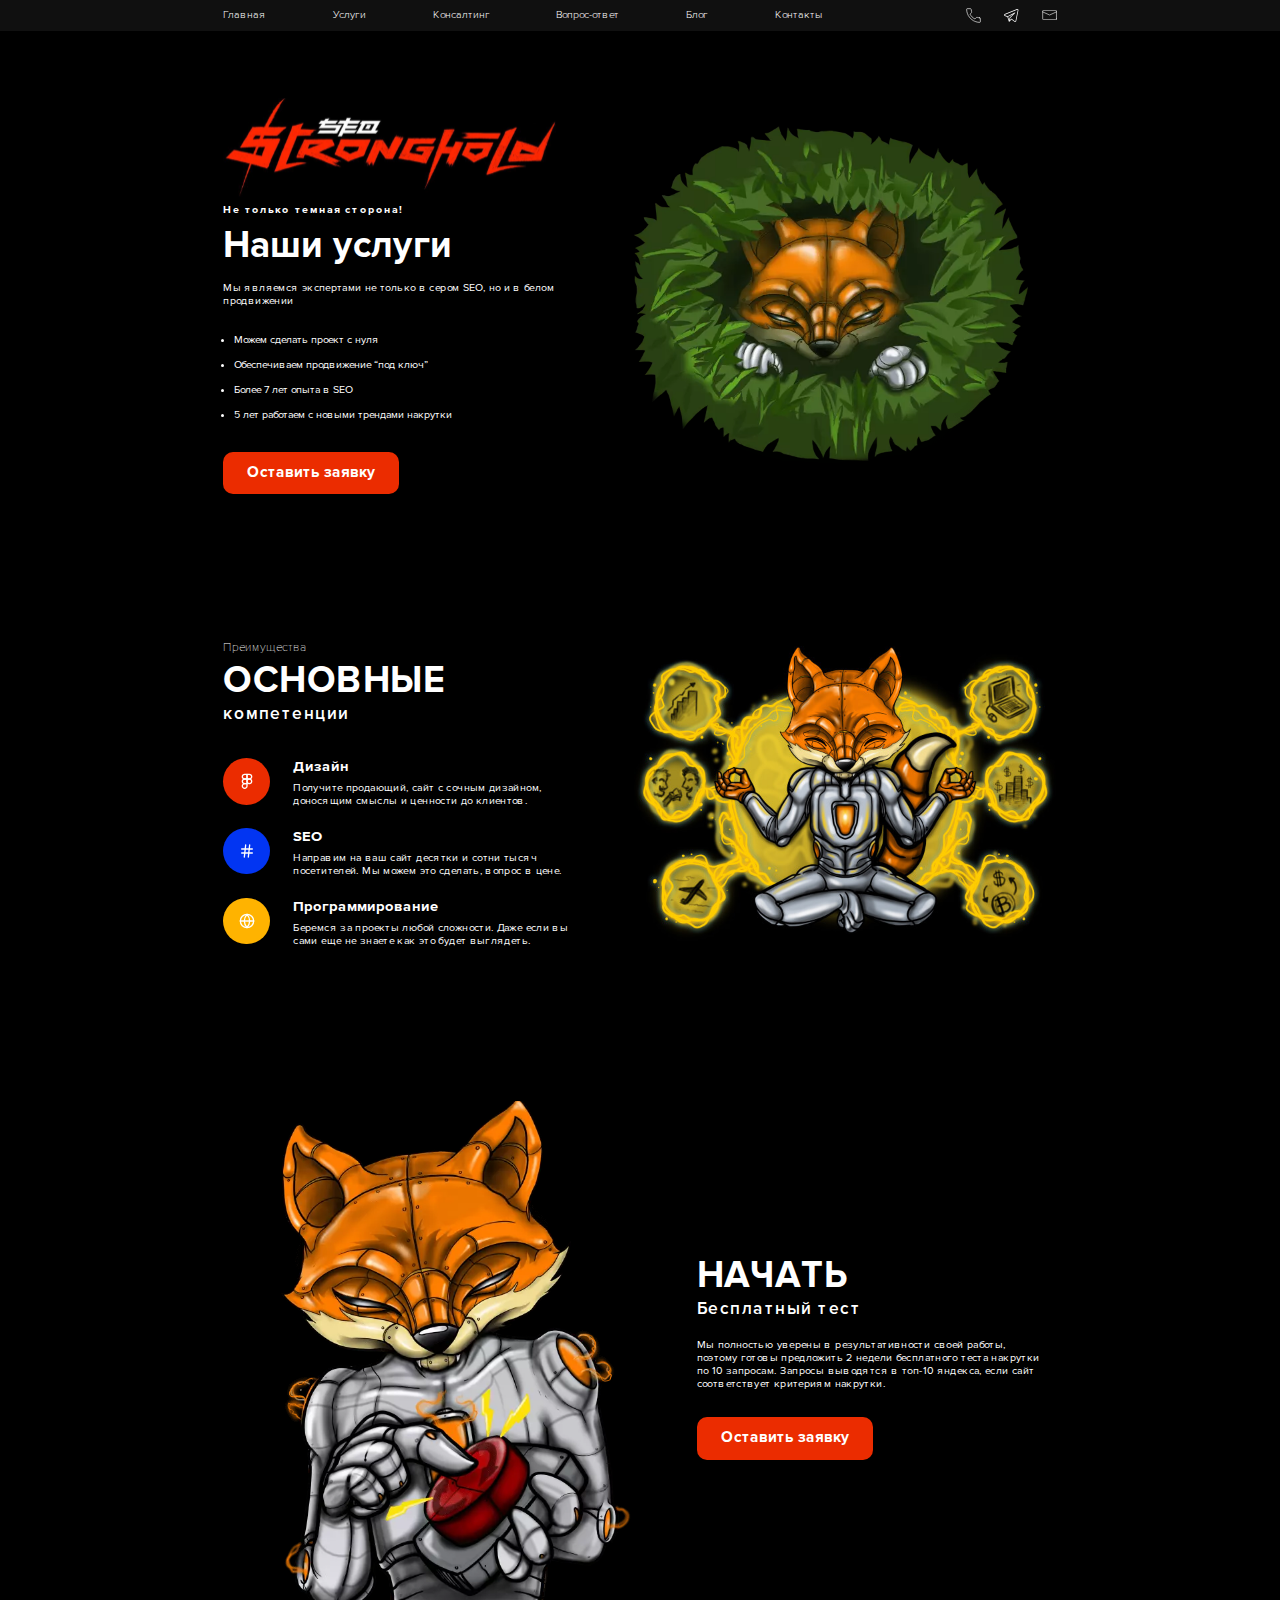
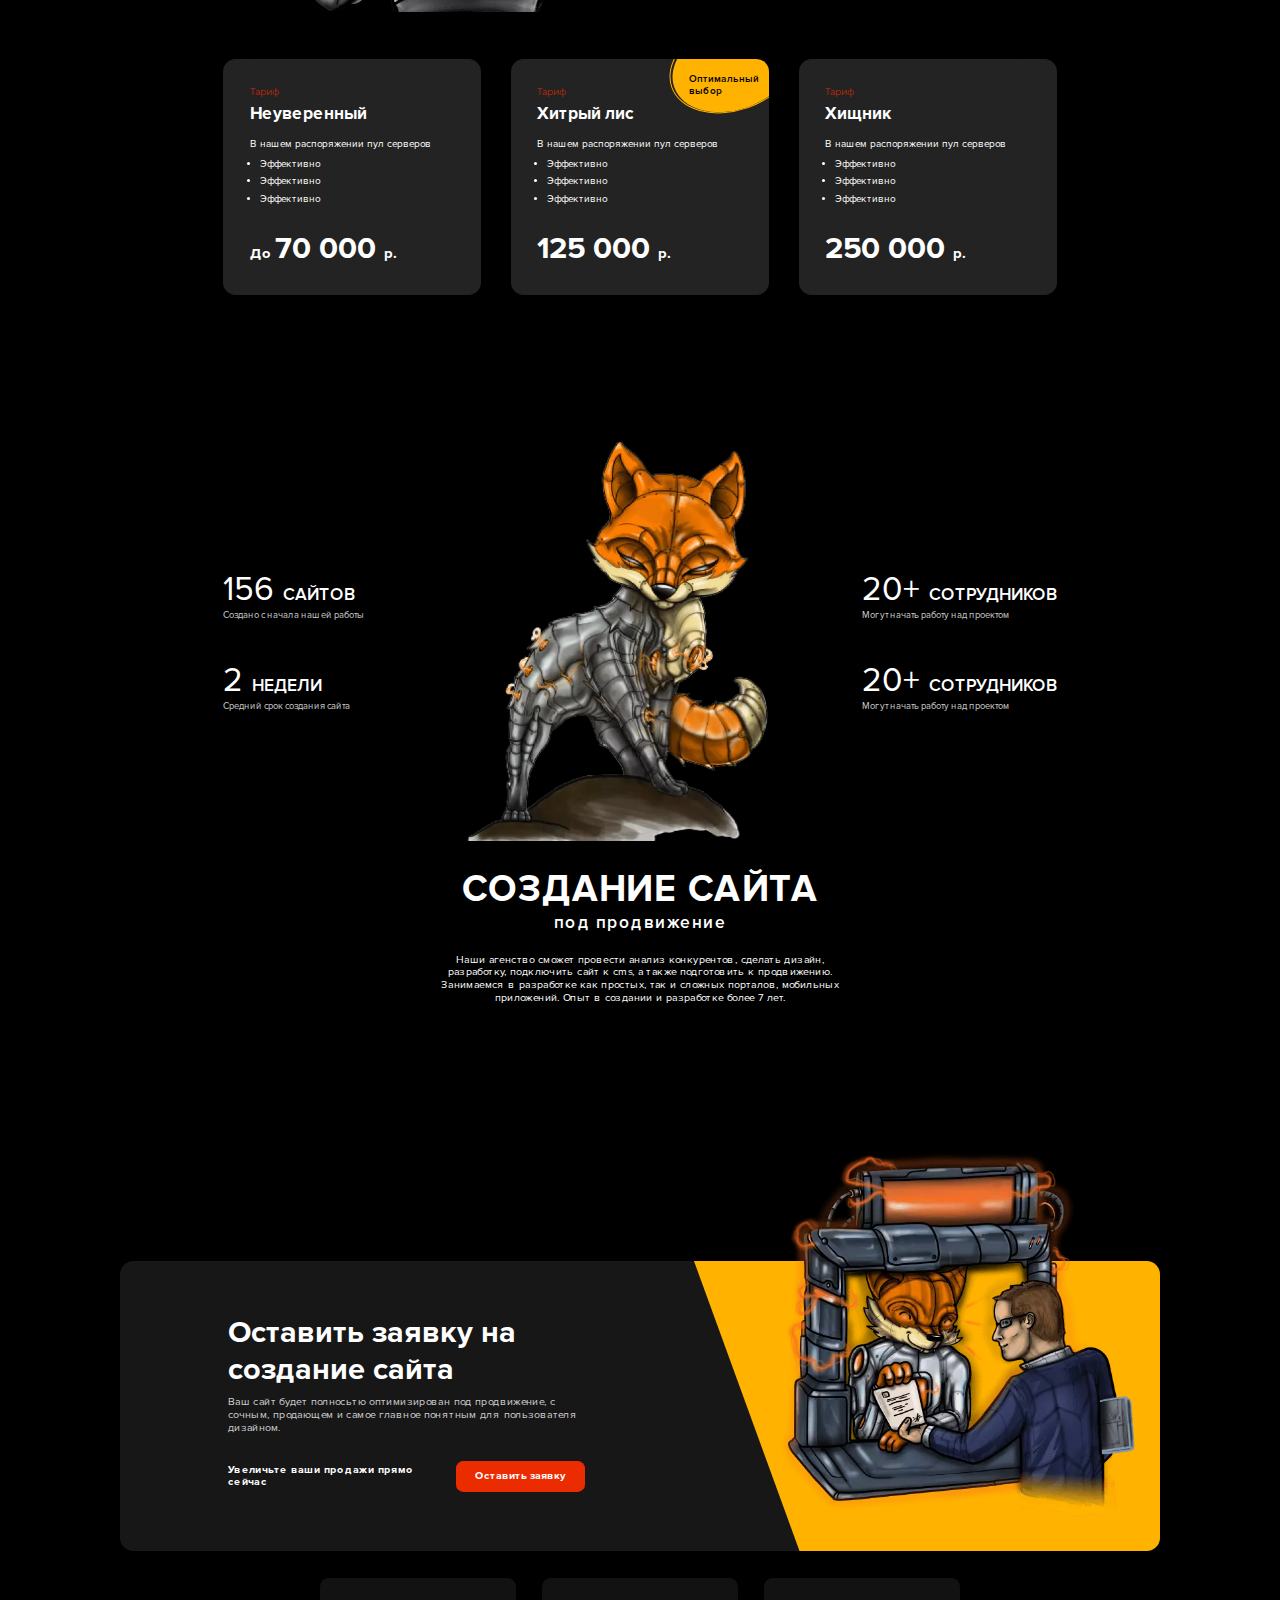
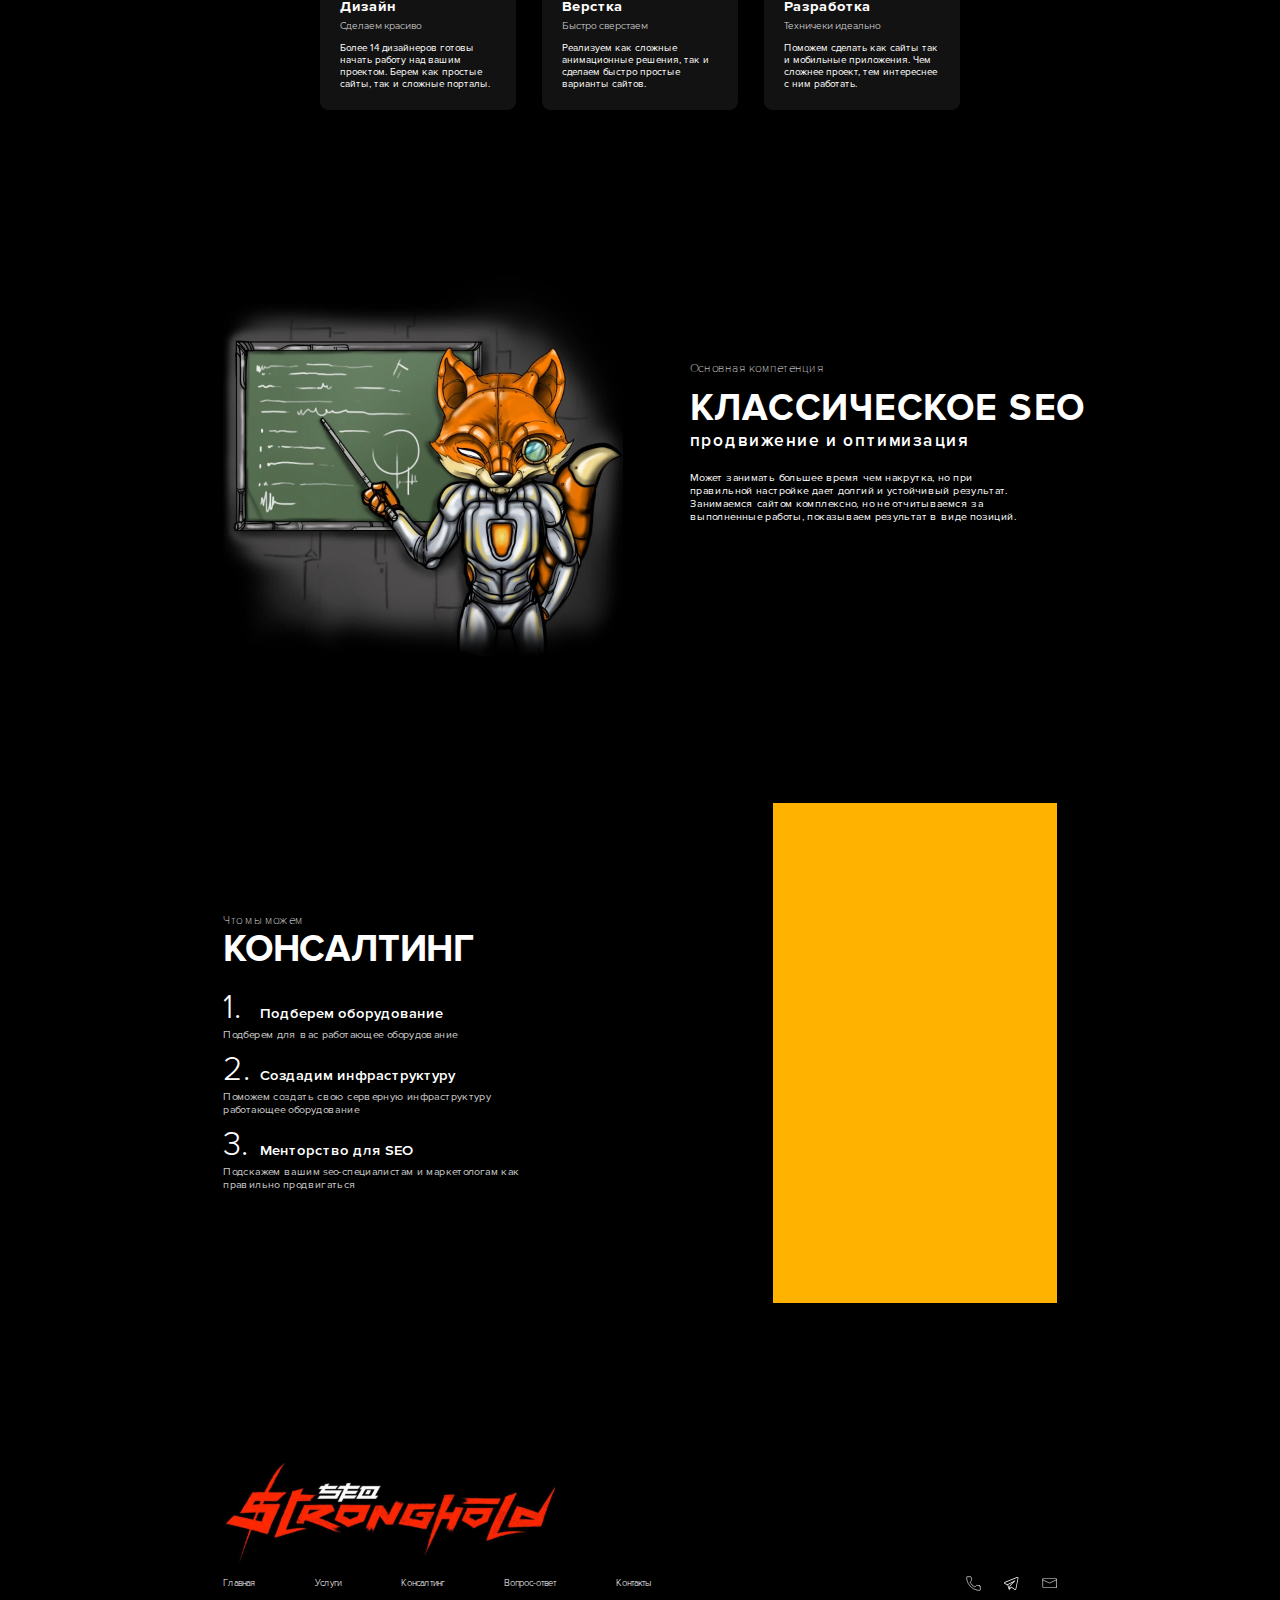
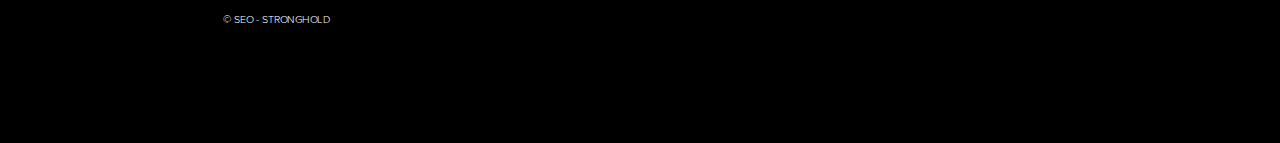
<file: services.html>
<!DOCTYPE html>
<html lang="ru">
<head>
    <meta charset="UTF-8">
    <meta name="viewport" content="width=device-width, initial-scale=1.0, shrink-to-fit=no">
    <meta name="description" content="another website">
    <title>Страница</title>

    <link rel="stylesheet" href="font/stylesheet.css">
    <link rel="stylesheet" href="css/swiper-bundle.min.css">
    <link rel="stylesheet" href="css/style.css">
</head>
<body>


<header class="header">
    <nav class="container header__container">
        <button class="header__burger mobile">
            <span></span>
        </button>
        <ul class="header__list desktop">
            <li class="header__list-item">
                <a href="main.html">Главная</a>
            </li>
            <li class="header__list-item">
                <a href="services.html">Услуги</a>
            </li>
            <li class="header__list-item">
                <a href="services.html#consulting">Консалтинг</a>
            </li>
            <li class="header__list-item">
                <a href="main.html#qa">Вопрос-ответ</a>
            </li>
            <li class="header__list-item">
                <a href="blog.html">Блог</a>
            </li>
            <li class="header__list-item">
                <button type="button" class="contacts-btn">Контакты</button>
            </li>
        </ul>
        <div class="header__contacts">
            <a href="#" class="header__contact">
                <img src="img/header-phone.svg" alt="">
            </a>
            <a href="#" class="header__contact">
                <img src="img/header-telegram.svg" alt="">
            </a>
            <a href="#" class="header__contact desktop">
                <img src="img/header-mail.svg" alt="">
            </a>
        </div>
    </nav>
</header>

<main>
    <section class="intro intro--services">
        <div class="container intro__container">
            <div class="intro__content">
                <a href="#" class="intro__logo">
                    <img src="img/logo.svg" alt="">
                </a>
                <h2 class="intro__sub-title">
                    Не только темная сторона!
                </h2>
                <h1 class="intro__title">
                    Наши услуги
                </h1>
                <p class="intro__text">
                    Мы являемся экспертами не только в сером SEO, но и в белом продвижении
                </p>
                <ul class="intro__list">
                    <li class="intro__list-item">
                        Можем сделать проект с нуля
                    </li>
                    <li class="intro__list-item">
                        Обеспечиваем продвижение “под ключ”
                    </li>
                    <li class="intro__list-item">
                        Более 7 лет опыта в SEO
                    </li>
                    <li class="intro__list-item">
                        5 лет работаем с новыми трендами накрутки
                    </li>
                </ul>
                <button type="button" class="button contacts-btn">Оставить заявку</button>
            </div>
            <div class="intro__bg">
                <img src="img/services-intro-img.webp" alt="">
            </div>
        </div>
    </section>
    <section class="advantages">
        <div class="container advantages__container">
            <div class="advantages__info-block">
                <h2 class="advantages__sub-title">Преимущества</h2>
                <h2 class="advantages__title">
                    <span>ОСНОВНЫЕ</span>
                    <span class="advantages__title--min">компетенции</span>
                </h2>
                <div class="advantages__box">
                    <div class="advantages__icon">
                        <img src="img/advantages-icon1.svg" alt="">
                    </div>
                    <div class="advantages__text-block">
                        <h3 class="advantages__box-title">Дизайн</h3>
                        <p class="advantages__text">
                            Получите продающий, сайт с сочным дизайном, доносящим смыслы и ценности до клиентов.
                        </p>
                    </div>
                </div>
                <div class="advantages__box">
                    <div class="advantages__icon">
                        <img src="img/advantages-icon2.svg" alt="">
                    </div>
                    <div class="advantages__text-block">
                        <h3 class="advantages__box-title">SEO</h3>
                        <p class="advantages__text">
                            Направим на ваш сайт десятки и сотни тысяч посетителей. Мы можем это сделать, вопрос в цене.
                        </p>
                    </div>
                </div>
                <div class="advantages__box">
                    <div class="advantages__icon">
                        <img src="img/advantages-icon3.svg" alt="">
                    </div>
                    <div class="advantages__text-block">
                        <h3 class="advantages__box-title">Программирование</h3>
                        <p class="advantages__text">
                            Беремся за проекты любой сложности. Даже если вы сами еще не знаете как это будет выглядеть.
                        </p>
                    </div>
                </div>
            </div>
            <div class="advantages__img-box">
                <img src="img/advantages-img1.jpeg" alt="" loading="lazy">
            </div>
        </div>
    </section>
    <section class="start">
        <div class="container">
            <div class="start__info-block info">
                <div class="info__content">
                    <div class="info__img-box">
                        <img src="img/start-img1.webp" alt="" loading="lazy">
                    </div>
                    <div class="info__text-block">
                        <h2 class="info__title">
                            <span>НАЧАТЬ</span>
                            <span class="info__title--min">Бесплатный тест</span>
                        </h2>
                        <p class="info__desc">
                            Мы полностью уверены в результативности своей работы, поэтому готовы предложить 2 недели бесплатного теста накрутки по 10 запросам. Запросы выводятся в топ-10 яндекса, если сайт соответствует критериям накрутки.
                        </p>
                        <button type="button" class="button contacts-btn">Оставить заявку</button>
                    </div>
                </div>
            </div>
            <div class="start__cards">
                <div class="start__item">
                    <div class="start__optimal">Оптимальный выбор</div>
                    <div class="start__item-text-block">
                        <p class="start__item-sub-title">Тариф</p>
                        <h3 class="start__item-title">Неуверенный</h3>
                        <p class="start__text">В нашем распоряжении пул серверов</p>
                        <ul class="start__list">
                            <li class="start__list-item">Эффективно</li>
                            <li class="start__list-item">Эффективно</li>
                            <li class="start__list-item">Эффективно</li>
                        </ul>
                    </div>
                    <div class="start__price">
                        <span class="start__price--min">До </span>
                        <span>70 000</span>
                        <span class="start__price--min"> р.</span>
                    </div>
                </div>
                <div class="start__item optimal">
                    <div class="start__optimal">Оптимальный выбор</div>
                    <div class="start__item-text-block">
                        <p class="start__item-sub-title">Тариф</p>
                        <h3 class="start__item-title">Хитрый лис</h3>
                        <p class="start__text">В нашем распоряжении пул серверов</p>
                        <ul class="start__list">
                            <li class="start__list-item">Эффективно</li>
                            <li class="start__list-item">Эффективно</li>
                            <li class="start__list-item">Эффективно</li>
                        </ul>
                    </div>
                    <div class="start__price">
                        <span>125 000</span>
                        <span class="start__price--min"> р.</span>
                    </div>
                </div>
                <div class="start__item">
                    <div class="start__optimal">Оптимальный выбор</div>
                    <div class="start__item-text-block">
                        <p class="start__item-sub-title">Тариф</p>
                        <h3 class="start__item-title">Хищник</h3>
                        <p class="start__text">В нашем распоряжении пул серверов</p>
                        <ul class="start__list">
                            <li class="start__list-item">Эффективно</li>
                            <li class="start__list-item">Эффективно</li>
                            <li class="start__list-item">Эффективно</li>
                        </ul>
                    </div>
                    <div class="start__price">
                        <span>250 000</span>
                        <span class="start__price--min"> р.</span>
                    </div>
                </div>
            </div>
        </div>
    </section>
    <section class="website">
        <div class="container website__container">
            <div class="website__content">
                <div class="website__box">
                    <div class="website__text-box">
                        <p class="website__title-text">
                            <span class="website__title-text--number">156 </span>
                            <span>САЙТОВ</span>
                        </p>
                        <p>Создано с начала нашей работы</p>
                    </div>
                    <div class="website__text-box">
                        <p class="website__title-text">
                            <span class="website__title-text--number">2 </span>
                            <span>НЕДЕЛИ</span>
                        </p>
                        <p>Средний срок создания сайта</p>
                    </div>
                </div>
                <div class="website__img-box">
                    <img src="img/website-img1.webp" alt="" loading="lazy">
                </div>
                <div class="website__box">
                    <div class="website__text-box">
                        <p class="website__title-text">
                            <span class="website__title-text--number">20+ </span>
                            <span>СОТРУДНИКОВ</span>
                        </p>
                        <p>Могут начать работу над проектом</p>
                    </div>
                    <div class="website__text-box">
                        <p class="website__title-text">
                            <span class="website__title-text--number">20+ </span>
                            <span>СОТРУДНИКОВ</span>
                        </p>
                        <p>Могут начать работу над проектом</p>
                    </div>
                </div>
            </div>
            <h2 class="website__title">
                <span>СОЗДАНИЕ САЙТА</span>
                <span class="website__title--min">под продвижение</span>
            </h2>
            <p class="website__desc">
                Наши агенство сможет провести анализ конкурентов, сделать дизайн, разработку, подключить сайт к cms, а также подготовить к продвижению. Занимаемся в разработке как простых, так и сложных порталов, мобильных приложений. Опыт в создании и разработке более 7 лет.
            </p>
        </div>
    </section>
    <section class="feedback">
        <div class="container feedback__container">
            <div class="feedback__content">
                <div class="feedback__bg"></div>
                <div class="feedback__info-block">
                    <h2 class="feedback__title">
                        Оставить заявку на создание сайта
                    </h2>
                    <p class="feedback__text">
                        Ваш сайт будет полносьтю оптимизирован под продвижение, с сочным, продающем и самое главное понятным для пользователя дизайном.
                    </p>
                    <div class="feedback__button-block">
                        <p class="feedback__text feedback__text--bold">
                            Увеличьте ваши продажи прямо сейчас
                        </p>
                        <button type="button" class="feedback__btn button contacts-btn">Оставить заявку</button>
                    </div>
                </div>
                <div class="feedback__img-box">
                    <img src="img/feedback-img1.webp" alt="" class="desktop" loading="lazy">
                    <img src="img/feedback-img-mob1.webp" alt="" class="mobile" loading="lazy">
                </div>
            </div>
            <div class="feedback__cards">
                <div class="feedback__item">
                    <h3 class="feedback__item-title">Дизайн</h3>
                    <p class="feedback__item-sub-title">Сделаем красиво</p>
                    <p class="feedback__item-text">
                        Более 14 дизайнеров готовы начать работу над вашим проектом. Берем как простые сайты, так и сложные порталы.
                    </p>
                </div>
                <div class="feedback__item">
                    <h3 class="feedback__item-title">Верстка</h3>
                    <p class="feedback__item-sub-title">Быстро сверстаем</p>
                    <p class="feedback__item-text">
                        Реализуем как сложные анимационные решения, так и сделаем быстро простые варианты сайтов.
                    </p>
                </div>
                <div class="feedback__item">
                    <h3 class="feedback__item-title">Разработка</h3>
                    <p class="feedback__item-sub-title">Техничеки идеально</p>
                    <p class="feedback__item-text">
                        Поможем сделать как сайты так и мобильные приложения. Чем сложнее проект, тем интереснее с ним работать.
                    </p>
                </div>
            </div>
        </div>
    </section>
    <section class="info info--seo">
        <div class="container">
            <div class="info__content">
                <div class="info__img-box">
                    <img src="img/info-img4.webp" alt="" loading="lazy">
                </div>
                <div class="info__text-block">
                    <div class="info__sub-title">Основная компетенция</div>
                    <h2 class="info__title">
                        <span>КЛАССИЧЕСКОЕ SEO</span>
                        <span class="info__title--min">продвижение и оптимизация</span>
                    </h2>
                    <p class="info__desc">
                        Может занимать большее время чем накрутка, но при правильной настройке дает долгий и устойчивый результат. Занимаемся сайтом комплексно, но не отчитываемся за выполненные работы, показываем результат в виде позиций.
                    </p>
                </div>
            </div>
        </div>
    </section>
    <section class="consulting" id="consulting">
        <div class="container consulting__container">
            <div class="consulting__info-block">
                <h3 class="consulting__sub-title">Что мы можем</h3>
                <h2 class="consulting__title">КОНСАЛТИНГ</h2>
                <div class="consulting__text-box">
                    <p class="consulting__text-title">
                        <span class="consulting__text-title--number">1.</span>
                        <span>Подберем оборудование</span>
                    </p>
                    <p class="consulting__text">
                        Подберем для вас работающее оборудование
                    </p>
                </div>
                <div class="consulting__text-box">
                    <p class="consulting__text-title">
                        <span class="consulting__text-title--number">2.</span>
                        <span>Создадим инфраструктуру</span>
                    </p>
                    <p class="consulting__text">
                        Поможем создать свою серверную инфраструктуру  работающее оборудование
                    </p>
                </div>
                <div class="consulting__text-box">
                    <p class="consulting__text-title">
                        <span class="consulting__text-title--number">3.</span>
                        <span>Менторство для SEO</span>
                    </p>
                    <p class="consulting__text">
                        Подскажем вашим seo-специалистам и маркетологам как правильно продвигаться
                    </p>
                </div>
            </div>
            <div class="consulting__img-box">
                <img src="img/consulting-img1.webp" alt="" loading="lazy">
            </div>
        </div>
    </section>
</main>

<footer class="footer">
    <div class="container">
        <a href="#" class="footer__logo">
            <img src="img/logo.svg" alt="">
        </a>
        <div class="footer__content">
            <ul class="footer__list">
                <li class="footer__list-item">
                    <a href="#">Главная</a>
                </li>
                <li class="footer__list-item">
                    <a href="#">Услуги</a>
                </li>
                <li class="footer__list-item">
                    <a href="#">Консалтинг</a>
                </li>
                <li class="footer__list-item">
                    <a href="#">Вопрос-ответ</a>
                </li>
                <li class="footer__list-item">
                    <button type="button" class="contacts-btn">Контакты</button>
                </li>
            </ul>
            <div class="footer__contacts desktop">
                <a href="#" class="footer__contact">
                    <img src="img/header-phone.svg" alt="">
                </a>
                <a href="#" class="footer__contact">
                    <img src="img/header-telegram.svg" alt="">
                </a>
                <a href="#" class="footer__contact">
                    <img src="img/header-mail.svg" alt="">
                </a>
            </div>
        </div>
        <div class="footer__copyright">© SEO - STRONGHOLD</div>
    </div>
</footer>

<section class="modal modal-contacts">
    <div class="modal__bg close"></div>
    <div class="modal__content modal-contacts__content form">
        <button type="button" class="modal__close close"></button>
        <div class="modal-contacts__info-block">
            <h2 class="modal-contacts__title">
                <span>Наши контакты</span>
                <span class="modal-contacts__title--min">свяжитесь с нами</span>
            </h2>
            <a href="#" class="modal-contacts__link">
                <span class="modal-contacts__icon">
                    <img src="img/modal-contacts-icon1.svg" alt="">
                </span>
                <span>Написать в телеграм</span>
            </a>
            <a href="#" class="modal-contacts__link">
                <span class="modal-contacts__icon">
                    <img src="img/modal-contacts-icon2.svg" alt="">
                </span>
                <span>Написать на почту</span>
            </a>
            <form class="modal-contacts__form">
                <label class="modal-contacts__label">
                    <input type="text" placeholder="+7 (___) ___-__-__" class="modal-contacts__input input-phone">
                </label>
                <button type="submit" class="modal-contacts__btn button send">
                    <span class="desktop">Оставить заявку</span>
                    <span class="mobile">Отрпавить</span>
                </button>
            </form>
        </div>
        <div class="modal-contacts__img-box">
            <img src="img/modal-contacts-img.webp" alt="">
        </div>
    </div>
    <div class="modal-contacts__content complete">
        <button type="button" class="modal-contacts__close close"></button>
        <div class="modal-contacts__info-block">
            <h2 class="modal-contacts__title">
                <span>Заявка отправлена!</span>
                <span class="modal-contacts__title--min">успешно</span>
            </h2>
            <button type="submit" class="modal-contacts__btn button close">Спасибо!</button>
        </div>
    </div>
</section>


<script src="js/jquery-3.6.0.min.js"></script>
<script src="js/swiper-bundle.min.js"></script>
<script src="js/jquery.maskedinput.min.js"></script>
<script src="js/swiper.js"></script>
<script src="js/main.js"></script>
</body>
</html>
</file>
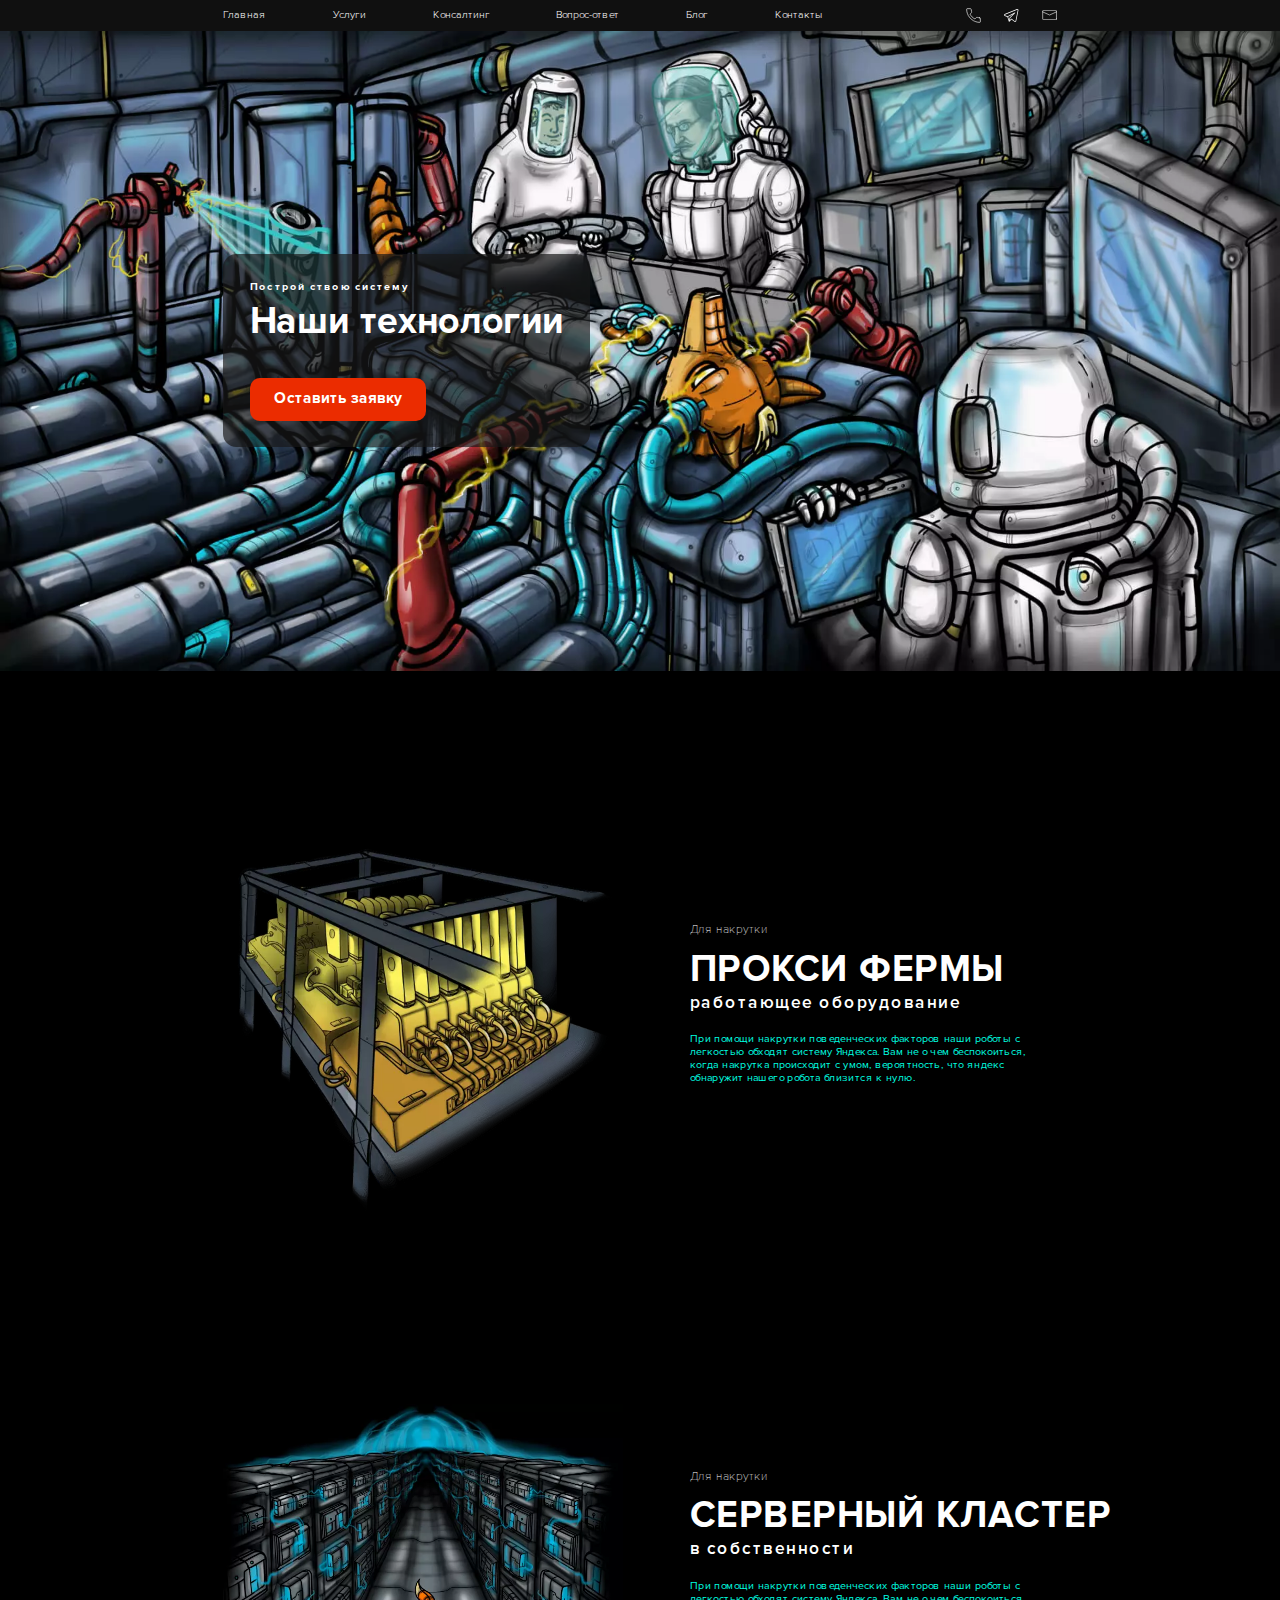
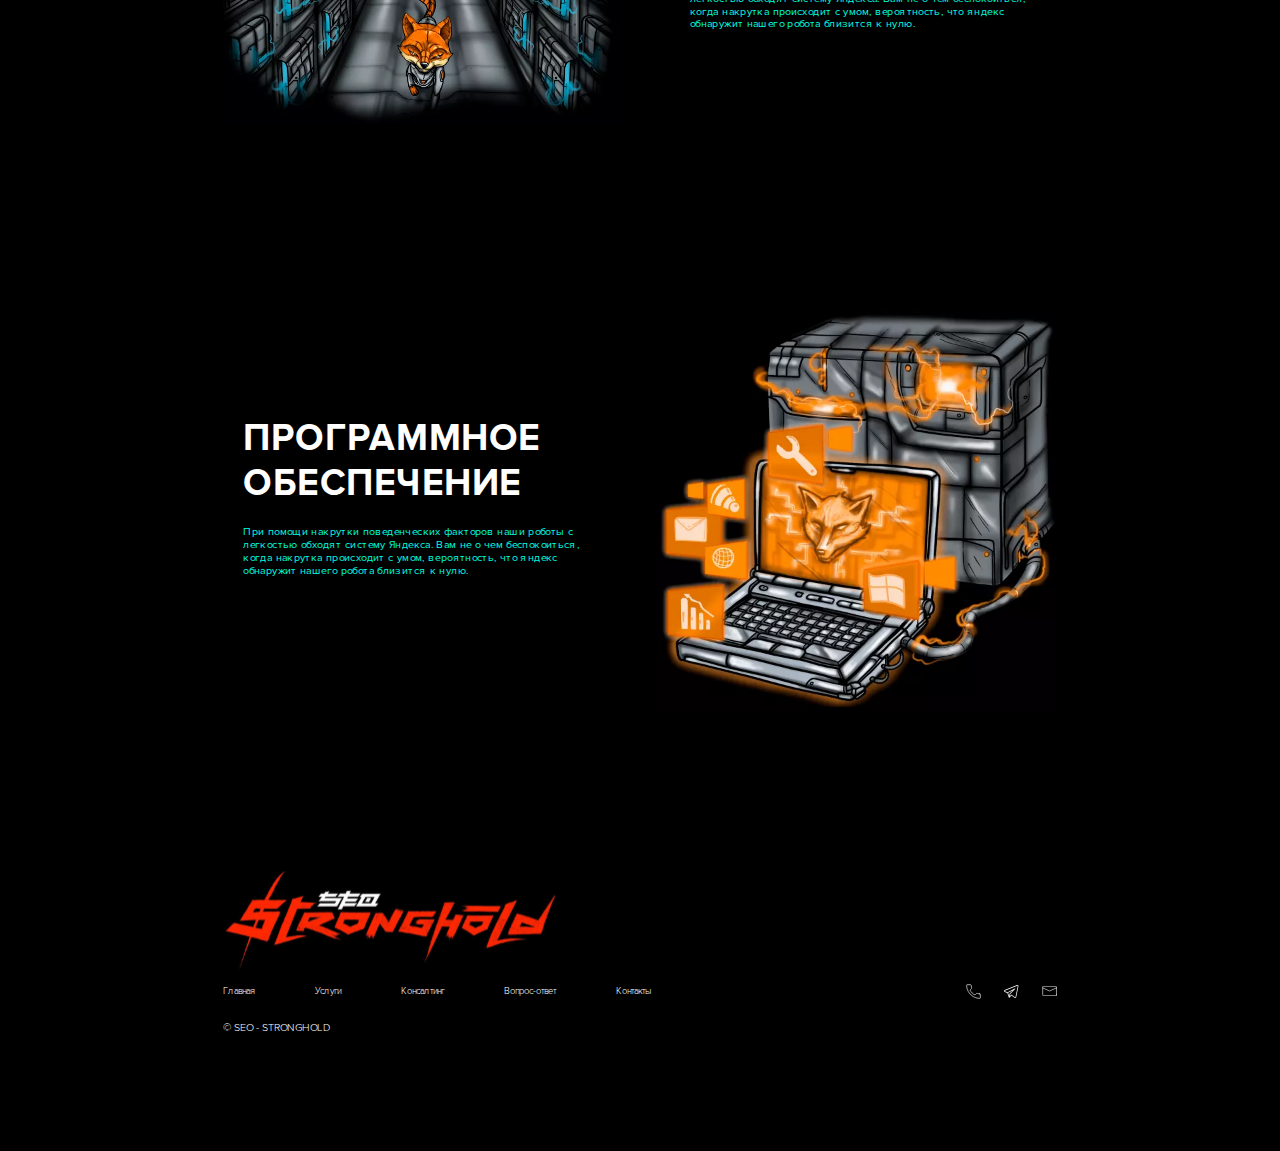
<file: technology.html>
<!DOCTYPE html>
<html lang="ru">
<head>
    <meta charset="UTF-8">
    <meta name="viewport" content="width=device-width, initial-scale=1.0, shrink-to-fit=no">
    <meta name="description" content="another website">
    <title>Страница</title>

    <link rel="stylesheet" href="font/stylesheet.css">
    <link rel="stylesheet" href="css/swiper-bundle.min.css">
    <link rel="stylesheet" href="css/style.css">
</head>
<body>


<header class="header">
    <nav class="container header__container">
        <button class="header__burger mobile">
            <span></span>
        </button>
        <ul class="header__list desktop">
            <li class="header__list-item">
                <a href="main.html">Главная</a>
            </li>
            <li class="header__list-item">
                <a href="services.html">Услуги</a>
            </li>
            <li class="header__list-item">
                <a href="services.html#consulting">Консалтинг</a>
            </li>
            <li class="header__list-item">
                <a href="main.html#qa">Вопрос-ответ</a>
            </li>
            <li class="header__list-item">
                <a href="blog.html">Блог</a>
            </li>
            <li class="header__list-item">
                <button type="button" class="contacts-btn">Контакты</button>
            </li>
        </ul>
        <div class="header__contacts">
            <a href="#" class="header__contact">
                <img src="img/header-phone.svg" alt="">
            </a>
            <a href="#" class="header__contact">
                <img src="img/header-telegram.svg" alt="">
            </a>
            <a href="#" class="header__contact desktop">
                <img src="img/header-mail.svg" alt="">
            </a>
        </div>
    </nav>
</header>

<main>
    <section class="tech-intro">
        <div class="tech-intro__bg">
            <img src="img/tech-intro-bg.webp" alt="">
        </div>
        <div class="container tech-intro__container">
            <div class="tech-intro__content">
                <a href="#" class="tech-intro__logo mobile">
                    <img src="img/logo.svg" alt="">
                </a>
                <h2 class="tech-intro__sub-title">Построй ствою систему</h2>
                <h1 class="tech-intro__title">Наши технологии</h1>
                <button type="button" class="button contacts-btn">Оставить заявку</button>
            </div>
        </div>
    </section>
    <section class="info">
        <div class="container">
            <div class="info__content">
                <div class="info__img-box">
                    <img src="img/info-img5.webp" alt="" loading="lazy">
                </div>
                <div class="info__text-block">
                    <div class="info__sub-title">Для накрутки</div>
                    <h2 class="info__title">
                        <span>прокси фермы</span>
                        <span class="info__title--min">работающее оборудование</span>
                    </h2>
                    <p class="info__desc info__desc--green">
                        При помощи накрутки поведенческих факторов наши роботы с легкостью обходят систему Яндекса. Вам не о чем беспокоиться, когда накрутка происходит с умом, вероятность, что яндекс обнаружит нашего робота близится к нулю.
                    </p>
                </div>
            </div>
        </div>
    </section>
    <section class="info info--img-mob-full">
        <div class="container">
            <div class="info__content">
                <div class="info__img-box info__img-box--server">
                    <img src="img/info-img7.webp" alt="" loading="lazy">
                </div>
                <div class="info__text-block">
                    <div class="info__sub-title">Для накрутки</div>
                    <h2 class="info__title">
                        <span>Серверный кластер</span>
                        <span class="info__title--min">в собственности</span>
                    </h2>
                    <p class="info__desc info__desc--green">
                        При помощи накрутки поведенческих факторов наши роботы с легкостью обходят систему Яндекса. Вам не о чем беспокоиться, когда накрутка происходит с умом, вероятность, что яндекс обнаружит нашего робота близится к нулю.
                    </p>
                </div>
            </div>
        </div>
    </section>
    <section class="info info--reverse">
        <div class="container">
            <div class="info__content">
                <div class="info__img-box">
                    <img src="img/info-img6.webp" alt="" loading="lazy">
                </div>
                <div class="info__text-block">
                    <h2 class="info__title">
                        <span>программное</span>
                        <span>обеспечение</span>
                    </h2>
                    <p class="info__desc info__desc--green">
                        При помощи накрутки поведенческих факторов наши роботы с легкостью обходят систему Яндекса. Вам не о чем беспокоиться, когда накрутка происходит с умом, вероятность, что яндекс обнаружит нашего робота близится к нулю.
                    </p>
                </div>
            </div>
        </div>
    </section>
</main>

<footer class="footer">
    <div class="container">
        <a href="#" class="footer__logo">
            <img src="img/logo.svg" alt="">
        </a>
        <div class="footer__content">
            <ul class="footer__list">
                <li class="footer__list-item">
                    <a href="#">Главная</a>
                </li>
                <li class="footer__list-item">
                    <a href="#">Услуги</a>
                </li>
                <li class="footer__list-item">
                    <a href="#">Консалтинг</a>
                </li>
                <li class="footer__list-item">
                    <a href="#">Вопрос-ответ</a>
                </li>
                <li class="footer__list-item">
                    <button type="button" class="contacts-btn">Контакты</button>
                </li>
            </ul>
            <div class="footer__contacts desktop">
                <a href="#" class="footer__contact">
                    <img src="img/header-phone.svg" alt="">
                </a>
                <a href="#" class="footer__contact">
                    <img src="img/header-telegram.svg" alt="">
                </a>
                <a href="#" class="footer__contact">
                    <img src="img/header-mail.svg" alt="">
                </a>
            </div>
        </div>
        <div class="footer__copyright">© SEO - STRONGHOLD</div>
    </div>
</footer>

<section class="modal modal-contacts">
    <div class="modal__bg close"></div>
    <div class="modal__content modal-contacts__content form">
        <button type="button" class="modal__close close"></button>
        <div class="modal-contacts__info-block">
            <h2 class="modal-contacts__title">
                <span>Наши контакты</span>
                <span class="modal-contacts__title--min">свяжитесь с нами</span>
            </h2>
            <a href="#" class="modal-contacts__link">
                <span class="modal-contacts__icon">
                    <img src="img/modal-contacts-icon1.svg" alt="">
                </span>
                <span>Написать в телеграм</span>
            </a>
            <a href="#" class="modal-contacts__link">
                <span class="modal-contacts__icon">
                    <img src="img/modal-contacts-icon2.svg" alt="">
                </span>
                <span>Написать на почту</span>
            </a>
            <form class="modal-contacts__form">
                <label class="modal-contacts__label">
                    <input type="text" placeholder="+7 (___) ___-__-__" class="modal-contacts__input input-phone">
                </label>
                <button type="submit" class="modal-contacts__btn button send">
                    <span class="desktop">Оставить заявку</span>
                    <span class="mobile">Отрпавить</span>
                </button>
            </form>
        </div>
        <div class="modal-contacts__img-box">
            <img src="img/modal-contacts-img.webp" alt="">
        </div>
    </div>
    <div class="modal-contacts__content complete">
        <button type="button" class="modal-contacts__close close"></button>
        <div class="modal-contacts__info-block">
            <h2 class="modal-contacts__title">
                <span>Заявка отправлена!</span>
                <span class="modal-contacts__title--min">успешно</span>
            </h2>
            <button type="submit" class="modal-contacts__btn button close">Спасибо!</button>
        </div>
    </div>
</section>


<script src="js/jquery-3.6.0.min.js"></script>
<script src="js/swiper-bundle.min.js"></script>
<script src="js/jquery.maskedinput.min.js"></script>
<script src="js/swiper.js"></script>
<script src="js/main.js"></script>
</body>
</html>
</file>
<file: font/stylesheet.css>
@font-face {
    font-family: 'Montserrat';
    src: url('Montserrat-ExtraLight.eot');
    src: local('Montserrat ExtraLight'), local('Montserrat-ExtraLight'),
        url('Montserrat-ExtraLight.eot?#iefix') format('embedded-opentype'),
        url('Montserrat-ExtraLight.woff2') format('woff2'),
        url('Montserrat-ExtraLight.woff') format('woff'),
        url('Montserrat-ExtraLight.ttf') format('truetype');
    font-weight: 200;
    font-style: normal;
}

@font-face {
    font-family: 'Montserrat';
    src: url('Montserrat-MediumItalic.eot');
    src: local('Montserrat Medium Italic'), local('Montserrat-MediumItalic'),
        url('Montserrat-MediumItalic.eot?#iefix') format('embedded-opentype'),
        url('Montserrat-MediumItalic.woff2') format('woff2'),
        url('Montserrat-MediumItalic.woff') format('woff'),
        url('Montserrat-MediumItalic.ttf') format('truetype');
    font-weight: 500;
    font-style: italic;
}

@font-face {
    font-family: 'Montserrat';
    src: url('Montserrat-Italic.eot');
    src: local('Montserrat Italic'), local('Montserrat-Italic'),
        url('Montserrat-Italic.eot?#iefix') format('embedded-opentype'),
        url('Montserrat-Italic.woff2') format('woff2'),
        url('Montserrat-Italic.woff') format('woff'),
        url('Montserrat-Italic.ttf') format('truetype');
    font-weight: normal;
    font-style: italic;
}

@font-face {
    font-family: 'Montserrat';
    src: url('Montserrat-Regular.eot');
    src: local('Montserrat Regular'), local('Montserrat-Regular'),
        url('Montserrat-Regular.eot?#iefix') format('embedded-opentype'),
        url('Montserrat-Regular.woff2') format('woff2'),
        url('Montserrat-Regular.woff') format('woff'),
        url('Montserrat-Regular.ttf') format('truetype');
    font-weight: normal;
    font-style: normal;
}

@font-face {
    font-family: 'Montserrat';
    src: url('Montserrat-ThinItalic.eot');
    src: local('Montserrat Thin Italic'), local('Montserrat-ThinItalic'),
        url('Montserrat-ThinItalic.eot?#iefix') format('embedded-opentype'),
        url('Montserrat-ThinItalic.woff2') format('woff2'),
        url('Montserrat-ThinItalic.woff') format('woff'),
        url('Montserrat-ThinItalic.ttf') format('truetype');
    font-weight: 100;
    font-style: italic;
}

@font-face {
    font-family: 'Montserrat';
    src: url('Montserrat-Bold.eot');
    src: local('Montserrat Bold'), local('Montserrat-Bold'),
        url('Montserrat-Bold.eot?#iefix') format('embedded-opentype'),
        url('Montserrat-Bold.woff2') format('woff2'),
        url('Montserrat-Bold.woff') format('woff'),
        url('Montserrat-Bold.ttf') format('truetype');
    font-weight: bold;
    font-style: normal;
}

@font-face {
    font-family: 'Montserrat';
    src: url('Montserrat-Light.eot');
    src: local('Montserrat Light'), local('Montserrat-Light'),
        url('Montserrat-Light.eot?#iefix') format('embedded-opentype'),
        url('Montserrat-Light.woff2') format('woff2'),
        url('Montserrat-Light.woff') format('woff'),
        url('Montserrat-Light.ttf') format('truetype');
    font-weight: 300;
    font-style: normal;
}

@font-face {
    font-family: 'Montserrat';
    src: url('Montserrat-Black.eot');
    src: local('Montserrat Black'), local('Montserrat-Black'),
        url('Montserrat-Black.eot?#iefix') format('embedded-opentype'),
        url('Montserrat-Black.woff2') format('woff2'),
        url('Montserrat-Black.woff') format('woff'),
        url('Montserrat-Black.ttf') format('truetype');
    font-weight: 900;
    font-style: normal;
}

@font-face {
    font-family: 'Montserrat';
    src: url('Montserrat-Medium.eot');
    src: local('Montserrat Medium'), local('Montserrat-Medium'),
        url('Montserrat-Medium.eot?#iefix') format('embedded-opentype'),
        url('Montserrat-Medium.woff2') format('woff2'),
        url('Montserrat-Medium.woff') format('woff'),
        url('Montserrat-Medium.ttf') format('truetype');
    font-weight: 500;
    font-style: normal;
}

@font-face {
    font-family: 'Montserrat';
    src: url('Montserrat-ExtraLightItalic.eot');
    src: local('Montserrat ExtraLight Italic'), local('Montserrat-ExtraLightItalic'),
        url('Montserrat-ExtraLightItalic.eot?#iefix') format('embedded-opentype'),
        url('Montserrat-ExtraLightItalic.woff2') format('woff2'),
        url('Montserrat-ExtraLightItalic.woff') format('woff'),
        url('Montserrat-ExtraLightItalic.ttf') format('truetype');
    font-weight: 200;
    font-style: italic;
}

@font-face {
    font-family: 'Montserrat';
    src: url('Montserrat-BlackItalic.eot');
    src: local('Montserrat Black Italic'), local('Montserrat-BlackItalic'),
        url('Montserrat-BlackItalic.eot?#iefix') format('embedded-opentype'),
        url('Montserrat-BlackItalic.woff2') format('woff2'),
        url('Montserrat-BlackItalic.woff') format('woff'),
        url('Montserrat-BlackItalic.ttf') format('truetype');
    font-weight: 900;
    font-style: italic;
}

@font-face {
    font-family: 'Montserrat';
    src: url('Montserrat-ExtraBoldItalic.eot');
    src: local('Montserrat ExtraBold Italic'), local('Montserrat-ExtraBoldItalic'),
        url('Montserrat-ExtraBoldItalic.eot?#iefix') format('embedded-opentype'),
        url('Montserrat-ExtraBoldItalic.woff2') format('woff2'),
        url('Montserrat-ExtraBoldItalic.woff') format('woff'),
        url('Montserrat-ExtraBoldItalic.ttf') format('truetype');
    font-weight: 800;
    font-style: italic;
}

@font-face {
    font-family: 'Montserrat';
    src: url('Montserrat-SemiBoldItalic.eot');
    src: local('Montserrat SemiBold Italic'), local('Montserrat-SemiBoldItalic'),
        url('Montserrat-SemiBoldItalic.eot?#iefix') format('embedded-opentype'),
        url('Montserrat-SemiBoldItalic.woff2') format('woff2'),
        url('Montserrat-SemiBoldItalic.woff') format('woff'),
        url('Montserrat-SemiBoldItalic.ttf') format('truetype');
    font-weight: 600;
    font-style: italic;
}

@font-face {
    font-family: 'Montserrat';
    src: url('Montserrat-ExtraBold.eot');
    src: local('Montserrat ExtraBold'), local('Montserrat-ExtraBold'),
        url('Montserrat-ExtraBold.eot?#iefix') format('embedded-opentype'),
        url('Montserrat-ExtraBold.woff2') format('woff2'),
        url('Montserrat-ExtraBold.woff') format('woff'),
        url('Montserrat-ExtraBold.ttf') format('truetype');
    font-weight: 800;
    font-style: normal;
}

@font-face {
    font-family: 'Montserrat';
    src: url('Montserrat-BoldItalic.eot');
    src: local('Montserrat Bold Italic'), local('Montserrat-BoldItalic'),
        url('Montserrat-BoldItalic.eot?#iefix') format('embedded-opentype'),
        url('Montserrat-BoldItalic.woff2') format('woff2'),
        url('Montserrat-BoldItalic.woff') format('woff'),
        url('Montserrat-BoldItalic.ttf') format('truetype');
    font-weight: bold;
    font-style: italic;
}

@font-face {
    font-family: 'Montserrat';
    src: url('Montserrat-LightItalic.eot');
    src: local('Montserrat Light Italic'), local('Montserrat-LightItalic'),
        url('Montserrat-LightItalic.eot?#iefix') format('embedded-opentype'),
        url('Montserrat-LightItalic.woff2') format('woff2'),
        url('Montserrat-LightItalic.woff') format('woff'),
        url('Montserrat-LightItalic.ttf') format('truetype');
    font-weight: 300;
    font-style: italic;
}

@font-face {
    font-family: 'Montserrat';
    src: url('Montserrat-SemiBold.eot');
    src: local('Montserrat SemiBold'), local('Montserrat-SemiBold'),
        url('Montserrat-SemiBold.eot?#iefix') format('embedded-opentype'),
        url('Montserrat-SemiBold.woff2') format('woff2'),
        url('Montserrat-SemiBold.woff') format('woff'),
        url('Montserrat-SemiBold.ttf') format('truetype');
    font-weight: 600;
    font-style: normal;
}

@font-face {
    font-family: 'Montserrat';
    src: url('Montserrat-Thin.eot');
    src: local('Montserrat Thin'), local('Montserrat-Thin'),
        url('Montserrat-Thin.eot?#iefix') format('embedded-opentype'),
        url('Montserrat-Thin.woff2') format('woff2'),
        url('Montserrat-Thin.woff') format('woff'),
        url('Montserrat-Thin.ttf') format('truetype');
    font-weight: 100;
    font-style: normal;
}

@font-face {
    font-family: 'Proxima Nova Bl';
    src: url('ProximaNova-Black.eot');
    src: local('Proxima Nova Black'), local('ProximaNova-Black'),
    url('ProximaNova-Black.eot?#iefix') format('embedded-opentype'),
    url('ProximaNova-Black.woff2') format('woff2'),
    url('ProximaNova-Black.woff') format('woff'),
    url('ProximaNova-Black.ttf') format('truetype');
    font-weight: 900;
    font-style: normal;
}

@font-face {
    font-family: 'Proxima Nova Bl';
    src: url('ProximaNova-BlackIt.eot');
    src: local('Proxima Nova Black Italic'), local('ProximaNova-BlackIt'),
    url('ProximaNova-BlackIt.eot?#iefix') format('embedded-opentype'),
    url('ProximaNova-BlackIt.woff2') format('woff2'),
    url('ProximaNova-BlackIt.woff') format('woff'),
    url('ProximaNova-BlackIt.ttf') format('truetype');
    font-weight: 900;
    font-style: italic;
}

@font-face {
    font-family: 'Proxima Nova Lt';
    src: url('ProximaNova-SemiboldIt.eot');
    src: local('Proxima Nova Semibold Italic'), local('ProximaNova-SemiboldIt'),
    url('ProximaNova-SemiboldIt.eot?#iefix') format('embedded-opentype'),
    url('ProximaNova-SemiboldIt.woff2') format('woff2'),
    url('ProximaNova-SemiboldIt.woff') format('woff'),
    url('ProximaNova-SemiboldIt.ttf') format('truetype');
    font-weight: 600;
    font-style: italic;
}

@font-face {
    font-family: 'Proxima Nova Lt';
    src: url('ProximaNova-LightIt.eot');
    src: local('Proxima Nova Light Italic'), local('ProximaNova-LightIt'),
    url('ProximaNova-LightIt.eot?#iefix') format('embedded-opentype'),
    url('ProximaNova-LightIt.woff2') format('woff2'),
    url('ProximaNova-LightIt.woff') format('woff'),
    url('ProximaNova-LightIt.ttf') format('truetype');
    font-weight: 300;
    font-style: italic;
}

@font-face {
    font-family: 'Proxima Nova Lt';
    src: url('ProximaNova-Semibold.eot');
    src: local('Proxima Nova Semibold'), local('ProximaNova-Semibold'),
    url('ProximaNova-Semibold.eot?#iefix') format('embedded-opentype'),
    url('ProximaNova-Semibold.woff2') format('woff2'),
    url('ProximaNova-Semibold.woff') format('woff'),
    url('ProximaNova-Semibold.ttf') format('truetype');
    font-weight: 600;
    font-style: normal;
}

@font-face {
    font-family: 'Proxima Nova Lt';
    src: url('ProximaNova-Light.eot');
    src: local('Proxima Nova Light'), local('ProximaNova-Light'),
    url('ProximaNova-Light.eot?#iefix') format('embedded-opentype'),
    url('ProximaNova-Light.woff2') format('woff2'),
    url('ProximaNova-Light.woff') format('woff'),
    url('ProximaNova-Light.ttf') format('truetype');
    font-weight: 300;
    font-style: normal;
}

@font-face {
    font-family: 'Proxima Nova Th';
    src: url('ProximaNovaT-Thin.eot');
    src: local('Proxima Nova Thin'), local('ProximaNovaT-Thin'),
    url('ProximaNovaT-Thin.eot?#iefix') format('embedded-opentype'),
    url('ProximaNovaT-Thin.woff2') format('woff2'),
    url('ProximaNovaT-Thin.woff') format('woff'),
    url('ProximaNovaT-Thin.ttf') format('truetype');
    font-weight: 100;
    font-style: normal;
}

@font-face {
    font-family: 'Proxima Nova Th';
    src: url('ProximaNova-Extrabld.eot');
    src: local('Proxima Nova Extrabold'), local('ProximaNova-Extrabld'),
    url('ProximaNova-Extrabld.eot?#iefix') format('embedded-opentype'),
    url('ProximaNova-Extrabld.woff2') format('woff2'),
    url('ProximaNova-Extrabld.woff') format('woff'),
    url('ProximaNova-Extrabld.ttf') format('truetype');
    font-weight: 800;
    font-style: normal;
}

@font-face {
    font-family: 'Proxima Nova Th';
    src: url('ProximaNova-ThinIt.eot');
    src: local('Proxima Nova Thin Italic'), local('ProximaNova-ThinIt'),
    url('ProximaNova-ThinIt.eot?#iefix') format('embedded-opentype'),
    url('ProximaNova-ThinIt.woff2') format('woff2'),
    url('ProximaNova-ThinIt.woff') format('woff'),
    url('ProximaNova-ThinIt.ttf') format('truetype');
    font-weight: 100;
    font-style: italic;
}

@font-face {
    font-family: 'Proxima Nova Th';
    src: url('ProximaNova-ExtrabldIt.eot');
    src: local('Proxima Nova Extrabold Italic'), local('ProximaNova-ExtrabldIt'),
    url('ProximaNova-ExtrabldIt.eot?#iefix') format('embedded-opentype'),
    url('ProximaNova-ExtrabldIt.woff2') format('woff2'),
    url('ProximaNova-ExtrabldIt.woff') format('woff'),
    url('ProximaNova-ExtrabldIt.ttf') format('truetype');
    font-weight: 800;
    font-style: italic;
}

@font-face {
    font-family: 'Proxima Nova Rg';
    src: url('ProximaNova-Bold.eot');
    src: local('Proxima Nova Bold'), local('ProximaNova-Bold'),
    url('ProximaNova-Bold.eot?#iefix') format('embedded-opentype'),
    url('ProximaNova-Bold.woff2') format('woff2'),
    url('ProximaNova-Bold.woff') format('woff'),
    url('ProximaNova-Bold.ttf') format('truetype');
    font-weight: bold;
    font-style: normal;
}

@font-face {
    font-family: 'Proxima Nova Rg';
    src: url('ProximaNova-BoldIt.eot');
    src: local('Proxima Nova Bold Italic'), local('ProximaNova-BoldIt'),
    url('ProximaNova-BoldIt.eot?#iefix') format('embedded-opentype'),
    url('ProximaNova-BoldIt.woff2') format('woff2'),
    url('ProximaNova-BoldIt.woff') format('woff'),
    url('ProximaNova-BoldIt.ttf') format('truetype');
    font-weight: bold;
    font-style: italic;
}

@font-face {
    font-family: 'Proxima Nova Rg';
    src: url('ProximaNova-RegularIt.eot');
    src: local('Proxima Nova Regular Italic'), local('ProximaNova-RegularIt'),
    url('ProximaNova-RegularIt.eot?#iefix') format('embedded-opentype'),
    url('ProximaNova-RegularIt.woff2') format('woff2'),
    url('ProximaNova-RegularIt.woff') format('woff'),
    url('ProximaNova-RegularIt.ttf') format('truetype');
    font-weight: normal;
    font-style: italic;
}

@font-face {
    font-family: 'Proxima Nova Rg';
    src: url('ProximaNova-Regular.eot');
    src: local('Proxima Nova Regular'), local('ProximaNova-Regular'),
    url('ProximaNova-Regular.eot?#iefix') format('embedded-opentype'),
    url('ProximaNova-Regular.woff2') format('woff2'),
    url('ProximaNova-Regular.woff') format('woff'),
    url('ProximaNova-Regular.ttf') format('truetype');
    font-weight: normal;
    font-style: normal;
}
</file>
<file: css/style.css>
*,
*::before,
*::after {
  -webkit-box-sizing: border-box;
          box-sizing: border-box;
}

html {
  font-family: "Proxima Nova Rg";
  font-size: 0.5208335vw;
  font-style: normal;
  font-weight: normal;
  -webkit-animation: bugfix infinite 1s;
  line-height: 1.2;
  margin: 0;
  padding: 0;
}

body {
  font-style: normal;
  font-weight: normal;
  -webkit-animation: bugfix infinite 1s;
  line-height: 1.2;
  margin: 0;
  padding: 0;
  color: #fff;
  background-color: #000;
}

input,
textarea {
  -webkit-animation: bugfix infinite 1s;
  line-height: inherit;
  margin: 0;
  padding: 0;
  background-color: transparent;
  border: none;
  color: inherit;
}

a {
  color: unset;
}

a,
a:hover {
  text-decoration: none;
}

button,
input,
a,
textarea {
  outline: none;
  cursor: pointer;
  font: inherit;
}
button:focus,
input:focus,
a:focus,
textarea:focus {
  outline: none;
}
button:active,
input:active,
a:active,
textarea:active {
  outline: none;
}

h1,
h2,
h3,
h4,
h5,
h6 {
  font: inherit;
  margin: 0;
  padding: 0;
}

p {
  margin-top: 0;
  margin-bottom: 0;
}

img {
  width: 100%;
  height: auto;
  display: block;
}

button {
  border: none;
  color: inherit;
  font: inherit;
  text-align: inherit;
  padding: 0;
  background-color: transparent;
}

ul {
  padding: 0;
  margin: 0;
}

ul li {
  margin: 0;
  padding: 0;
  list-style: none;
}

.container {
  width: 125rem;
  margin: 0 auto;
}

input[type=number]::-webkit-inner-spin-button,
input[type=number]::-webkit-outer-spin-button {
  -webkit-appearance: none;
  margin: 0;
}

input[type=number] {
  -moz-appearance: textfield;
}

@media (max-width: 48em) {
  html {
    font-size: 5px;
    font-size: 1.5625vw;
    font-size: 1.3333333333vw;
    -webkit-text-size-adjust: none;
  }
  body {
    -webkit-text-size-adjust: none;
  }
  .container {
    padding: 0 3rem;
    width: 100%;
  }
}
.button {
  display: block;
  width: -webkit-fit-content;
  width: -moz-fit-content;
  width: fit-content;
  padding: 1.8rem 3.6rem;
  border-radius: 1.5rem;
  background-color: #EB2C00;
  font-weight: bold;
  font-size: 2.3rem;
}
.button:hover {
  background-color: #ab1d00;
}

.red-link {
  display: -webkit-box;
  display: -ms-flexbox;
  display: flex;
  -webkit-box-align: center;
      -ms-flex-align: center;
          align-items: center;
  width: -webkit-fit-content;
  width: -moz-fit-content;
  width: fit-content;
  font-weight: bold;
  font-size: 1.8rem;
  color: #EB2C00;
}
.red-link > svg {
  width: 0.6rem;
  height: 1.1rem;
  margin-left: 0.8rem;
}
.red-link > svg path {
  fill: #EB2C00;
}

@media (max-width: 48em) {
  .button {
    padding: 1.8rem 3.4rem;
    border-radius: 1.5rem;
    font-size: 3.2rem;
  }
  .red-link {
    font-family: "Proxima Nova Lt";
    font-weight: 600;
    font-size: 2.8rem;
  }
  .red-link > svg {
    width: 0.8rem;
    height: 1.6rem;
    margin-left: 2.4rem;
  }
}
.header {
  padding: 1.2rem 0;
  background-color: rgb(16, 16, 16);
}
.header__container {
  display: -webkit-box;
  display: -ms-flexbox;
  display: flex;
  -webkit-box-align: center;
      -ms-flex-align: center;
          align-items: center;
  -webkit-box-pack: justify;
      -ms-flex-pack: justify;
          justify-content: space-between;
}
.header__list {
  -webkit-box-flex: 1;
      -ms-flex: auto;
          flex: auto;
  display: -webkit-box;
  display: -ms-flexbox;
  display: flex;
  -webkit-box-align: center;
      -ms-flex-align: center;
          align-items: center;
}
.header__list-item {
  font-family: "Proxima Nova Lt";
  font-weight: 300;
  font-size: 1.6rem;
  cursor: pointer;
}
.header__list-item:not(:last-child) {
  margin-right: 10rem;
}
.header__list-item:hover {
  opacity: 0.8;
}
.header__contacts {
  -webkit-box-flex: 0;
      -ms-flex: none;
          flex: none;
  display: -webkit-box;
  display: -ms-flexbox;
  display: flex;
  -webkit-box-align: center;
      -ms-flex-align: center;
          align-items: center;
}
.header__contact {
  width: 2.2rem;
  height: 2.2rem;
}
.header__contact:not(:first-child) {
  margin-left: 3.5rem;
}
.header__contact:hover {
  opacity: 0.8;
}
.header__contact > img {
  width: 100%;
  height: 100%;
  -o-object-fit: contain;
     object-fit: contain;
  cursor: pointer;
}

@media (max-width: 48em) {
  .header {
    padding: 5.6rem 0;
    background-color: rgb(0, 0, 0);
  }
  .header__burger {
    display: -webkit-box;
    display: -ms-flexbox;
    display: flex;
    -webkit-box-orient: vertical;
    -webkit-box-direction: normal;
        -ms-flex-direction: column;
            flex-direction: column;
    -webkit-box-pack: justify;
        -ms-flex-pack: justify;
            justify-content: space-between;
    width: 4rem;
    height: 3.2rem;
  }
  .header__burger > span {
    display: block;
    width: 2.2rem;
    height: 2px;
    background-color: white;
  }
  .header__burger:before {
    content: "";
    display: block;
    width: 3.4rem;
    height: 2px;
    background-color: white;
  }
  .header__burger:after {
    content: "";
    display: block;
    width: 100%;
    height: 2px;
    background-color: white;
  }
  .header__contact {
    width: 3.2rem;
    height: 3.2rem;
  }
  .header__contact:not(:first-child) {
    margin-left: 6rem;
  }
}
body {
  min-height: 100vh;
  position: relative;
  padding-bottom: 44rem;
}
@media (max-width: 48em) {
  body {
    padding-bottom: 52rem;
  }
}

.footer {
  position: absolute;
  bottom: 0;
  left: 0;
  width: 100%;
  height: 44rem;
  padding-top: 2rem;
}
.footer__logo {
  display: block;
  width: 50rem;
  height: 15rem;
  margin-bottom: 2rem;
}
.footer__logo > img {
  width: 100%;
  height: 100%;
  -o-object-fit: contain;
     object-fit: contain;
}
.footer__content {
  display: -webkit-box;
  display: -ms-flexbox;
  display: flex;
  -webkit-box-align: center;
      -ms-flex-align: center;
          align-items: center;
  -webkit-box-pack: justify;
      -ms-flex-pack: justify;
          justify-content: space-between;
  margin-bottom: 3.5rem;
}
.footer__list {
  -webkit-box-flex: 1;
      -ms-flex: auto;
          flex: auto;
  display: -webkit-box;
  display: -ms-flexbox;
  display: flex;
  -webkit-box-align: center;
      -ms-flex-align: center;
          align-items: center;
}
.footer__list-item {
  font-family: "Proxima Nova Lt";
  font-weight: 300;
  font-size: 1.4rem;
}
.footer__list-item:not(:last-child) {
  margin-right: 9rem;
}
.footer__list-item:hover {
  opacity: 0.8;
}
.footer__contacts {
  -webkit-box-flex: 0;
      -ms-flex: none;
          flex: none;
  display: -webkit-box;
  display: -ms-flexbox;
  display: flex;
  -webkit-box-align: center;
      -ms-flex-align: center;
          align-items: center;
}
.footer__contact {
  width: 2.2rem;
  height: 2.2rem;
}
.footer__contact:not(:last-child) {
  margin-right: 3.5rem;
}
.footer__contact:hover {
  opacity: 0.8;
}
.footer__contact > img {
  width: 100%;
  height: 100%;
  -o-object-fit: contain;
     object-fit: contain;
}
.footer__copyright {
  font-family: "Proxima Nova Lt";
  font-weight: 300;
  font-size: 1.6rem;
}

@media (max-width: 48em) {
  .footer {
    height: auto;
    padding-top: 0;
    padding-bottom: 10rem;
  }
  .footer__logo {
    width: 47rem;
    height: 14rem;
    margin-bottom: 3rem;
  }
  .footer__content {
    margin-bottom: 5rem;
  }
  .footer__list {
    -ms-flex-wrap: wrap;
        flex-wrap: wrap;
  }
  .footer__list-item {
    -webkit-box-flex: 50%;
        -ms-flex: 50%;
            flex: 50%;
    font-size: 2.4rem;
  }
  .footer__list-item:not(:last-child) {
    margin-right: 0;
  }
  .footer__list-item:nth-child(n+3) {
    margin-top: 4rem;
  }
  .footer__copyright {
    font-size: 2.8rem;
  }
}
.intro {
  margin-bottom: 22rem;
  margin-top: 10rem;
}
.intro--services .intro__bg {
  right: 4rem;
  width: 60rem;
  height: 51.2rem;
}
.intro__container {
  position: relative;
}
.intro__bg {
  position: absolute;
  right: -6.3rem;
  top: 50%;
  z-index: -1;
  width: 119.1rem;
  height: 87.4rem;
  -webkit-transform: translateY(-50%);
          transform: translateY(-50%);
}
.intro__bg > img {
  width: 100%;
  height: 100%;
  -o-object-fit: contain;
     object-fit: contain;
}
.intro__content {
  width: 52rem;
}
.intro__logo {
  display: block;
  width: 50rem;
  height: 15rem;
  margin-bottom: 1rem;
}
.intro__logo > img {
  width: 100%;
  height: 100%;
  -o-object-fit: contain;
     object-fit: contain;
}
.intro__sub-title {
  margin-bottom: 1rem;
  font-weight: bold;
  font-size: 1.6rem;
  letter-spacing: 0.115em;
}
.intro__title {
  margin-bottom: 2rem;
  font-weight: bold;
  font-size: 5.6rem;
  line-height: 6.8rem;
  letter-spacing: 0.01em;
}
.intro__text {
  margin-bottom: 4rem;
  font-size: 1.6rem;
  letter-spacing: 0.035em;
}
.intro__list {
  margin-bottom: 4.5rem;
}
.intro__list-item {
  margin-left: 1.6rem;
  list-style-type: disc;
  font-size: 1.6rem;
}
.intro__list-item:not(:last-child) {
  margin-bottom: 1.8rem;
}

@media (max-width: 48em) {
  .intro {
    min-height: auto;
    margin-bottom: 30rem;
    margin-top: 2rem;
  }
  .intro--services .intro__bg {
    width: 100%;
    height: 60rem;
    margin: 0;
  }
  .intro--services .intro__bg > img {
    -o-object-fit: contain;
       object-fit: contain;
    -o-object-position: center;
       object-position: center;
  }
  .intro__bg {
    position: static;
    width: calc(100% + 6rem);
    height: 72.4rem;
    margin: 0 -3rem;
    -webkit-transform: translateY(0);
            transform: translateY(0);
  }
  .intro__bg > img {
    width: 100%;
    height: 100%;
    -o-object-fit: cover;
       object-fit: cover;
    -o-object-position: right;
       object-position: right;
  }
  .intro__content {
    width: 100%;
    margin-bottom: 6rem;
  }
  .intro__logo {
    width: 47rem;
    height: 14rem;
    margin-bottom: 2.6rem;
  }
  .intro__sub-title {
    font-size: 2.4rem;
  }
  .intro__title {
    margin-bottom: 4rem;
    font-size: 6rem;
    line-height: 7.3rem;
  }
  .intro__text {
    margin-bottom: 6rem;
    font-size: 2.8rem;
  }
  .intro__list {
    margin-bottom: 6rem;
  }
  .intro__list-item {
    margin-left: 2.8rem;
    font-size: 2.8rem;
  }
  .intro__list-item:not(:last-child) {
    margin-bottom: 2.4rem;
  }
}
.info {
  margin-bottom: 22rem;
}
.info--flex .container {
  display: -webkit-box;
  display: -ms-flexbox;
  display: flex;
  -webkit-box-pack: justify;
      -ms-flex-pack: justify;
          justify-content: space-between;
}
.info--flex .info__content {
  -webkit-box-orient: vertical;
  -webkit-box-direction: normal;
      -ms-flex-direction: column;
          flex-direction: column;
}
.info--flex .info__img-box {
  margin-bottom: 2rem;
}
.info--seo .info__img-box {
  position: relative;
}
.info--seo .info__img-box:before {
  content: "";
  position: absolute;
  right: 0;
  bottom: 0;
  width: 40rem;
  height: 8rem;
  -webkit-transform: translate(-10%, 50%);
          transform: translate(-10%, 50%);
  background-color: #000;
  -webkit-filter: blur(2rem);
          filter: blur(2rem);
}
@media (min-width: 48.01em) {
  .info--reverse .info__content {
    -webkit-box-orient: horizontal;
    -webkit-box-direction: reverse;
        -ms-flex-direction: row-reverse;
            flex-direction: row-reverse;
  }
  .info--reverse .info__img-box {
    margin-right: 0;
    margin-left: 10rem;
  }
}
.info__content {
  display: -webkit-box;
  display: -ms-flexbox;
  display: flex;
  -webkit-box-align: center;
      -ms-flex-align: center;
          align-items: center;
}
.info__img-box {
  -webkit-box-flex: 0;
      -ms-flex: none;
          flex: none;
  width: 60rem;
  height: 60rem;
  margin-right: 10rem;
}
.info__img-box > img {
  width: 100%;
  height: 100%;
  -o-object-fit: contain;
     object-fit: contain;
}
.info__sub-title {
  margin-bottom: 1.5rem;
  font-family: "Proxima Nova Th";
  font-weight: 250;
  font-size: 1.8rem;
  letter-spacing: 0.02em;
}
.info__title {
  margin-bottom: 3rem;
  font-weight: bold;
  font-size: 5.6rem;
  letter-spacing: 0.04em;
  white-space: nowrap;
  text-transform: uppercase;
}
.info__title--min {
  font-family: "Proxima Nova Lt";
  font-weight: 600;
  font-size: 2.6rem;
  text-transform: none;
}
.info__title > span {
  display: block;
}
.info__desc {
  width: 52rem;
  margin-bottom: 4rem;
  font-size: 1.6rem;
  letter-spacing: 0.035em;
}
.info__desc--green {
  color: #00FFE0;
}
@media (max-width: 48em) {
  .info {
    margin-bottom: 30rem;
  }
  .info--flex .container {
    display: block;
  }
  .info--flex .info__content:not(:last-child) {
    margin-bottom: 20rem;
  }
  .info--flex .info__img-box {
    -webkit-box-ordinal-group: 2;
        -ms-flex-order: 1;
            order: 1;
    margin-bottom: 6rem;
  }
  .info--flex .info__text-block {
    -webkit-box-ordinal-group: 3;
        -ms-flex-order: 2;
            order: 2;
    margin-bottom: 0;
  }
  .info--seo .info__img-box:before {
    -webkit-transform: translate(-10%, 60%);
            transform: translate(-10%, 60%);
  }
  .info--seo .info__title {
    font-size: 4.8rem;
  }
  .info--img-mob-full .info__img-box {
    -webkit-box-ordinal-group: 1;
        -ms-flex-order: 0;
            order: 0;
    display: -webkit-box;
    display: -ms-flexbox;
    display: flex;
    -webkit-box-pack: center;
        -ms-flex-pack: center;
            justify-content: center;
    width: calc(100% + 6rem);
    height: 75rem;
    margin: 0 -3rem 10rem -3rem;
    overflow: hidden;
  }
  .info--img-mob-full .info__img-box > img {
    width: 120%;
  }
  .info--img-mob-full .info__text-block {
    margin-bottom: 0;
  }
  .info__content {
    -webkit-box-orient: vertical;
    -webkit-box-direction: normal;
        -ms-flex-direction: column;
            flex-direction: column;
  }
  .info__img-box {
    position: relative;
    -webkit-box-ordinal-group: 3;
        -ms-flex-order: 2;
            order: 2;
    width: 100%;
    height: 69rem;
    margin-right: 0;
  }
  .info__text-block {
    margin-bottom: 6rem;
  }
  .info__sub-title {
    margin-bottom: 1rem;
    font-size: 2.6rem;
  }
  .info__title {
    margin-bottom: 4rem;
    font-size: 6.8rem;
    white-space: normal;
  }
  .info__title--min {
    font-size: 3.2rem;
  }
  .info__title > span {
    display: block;
  }
  .info__desc {
    width: 100%;
    margin-bottom: 6rem;
    font-size: 2.8rem;
  }
  .info__btn {
    margin: 0 auto;
  }
}
.banner {
  position: relative;
  min-height: 84.1rem;
  margin-bottom: 22rem;
}
.banner--yandex {
  min-height: 82.8rem;
}
.banner--yandex .banner__container {
  padding-top: 20rem;
}
.banner__bg {
  position: absolute;
  left: 0;
  top: 0;
  z-index: -1;
  width: 100%;
  height: 100%;
}
.banner__bg > img {
  width: 100%;
  height: 100%;
  -o-object-fit: cover;
     object-fit: cover;
}
.banner__container {
  padding-top: 24rem;
}
.banner__text-block {
  position: relative;
  width: -webkit-fit-content;
  width: -moz-fit-content;
  width: fit-content;
}
.banner__text-block:before {
  content: "";
  position: absolute;
  left: 0;
  top: 0;
  z-index: -1;
  width: 115%;
  height: 100%;
  -webkit-transform: translateX(-15%);
          transform: translateX(-15%);
  background-color: #000;
  -webkit-filter: blur(12rem);
          filter: blur(12rem);
}

@media (max-width: 48em) {
  .banner {
    min-height: auto;
    margin-bottom: 30rem;
  }
  .banner--yandex .banner__container {
    padding-top: 6rem;
  }
  .banner__bg {
    position: static;
    height: 60rem;
  }
  .banner__container {
    padding-top: 6rem;
  }
  .banner__text-block {
    position: relative;
    width: -webkit-fit-content;
    width: -moz-fit-content;
    width: fit-content;
  }
  .banner__text-block:before {
    content: "";
    position: absolute;
    left: 0;
    top: 0;
    z-index: -1;
    width: 115%;
    height: 100%;
    -webkit-transform: translateX(-15%);
            transform: translateX(-15%);
    background-color: #000;
    -webkit-filter: blur(12rem);
            filter: blur(12rem);
  }
}
.top {
  margin-bottom: 22rem;
}
.top__title {
  width: -webkit-fit-content;
  width: -moz-fit-content;
  width: fit-content;
  margin: 0 auto 3.3rem;
  font-weight: bold;
  font-size: 5.6rem;
  letter-spacing: 0.05em;
  text-align: center;
}
.top__desc {
  width: 64.3rem;
  margin: 0 auto 7rem;
  font-size: 1.6rem;
  letter-spacing: 0.035em;
  text-align: center;
}
.top__img-box {
  width: 78rem;
  height: 59rem;
  margin: 0 auto;
}
.top__img-box > img {
  width: 100%;
  height: 100%;
  -o-object-fit: contain;
     object-fit: contain;
}

@media (max-width: 48em) {
  .top {
    margin-bottom: 30rem;
  }
  .top__title {
    width: 100%;
    margin-bottom: 4rem;
    font-size: 4.8rem;
    letter-spacing: 0.04em;
  }
  .top__desc {
    width: 100%;
    margin-bottom: 6rem;
    font-size: 2.8rem;
  }
  .top__img-box {
    width: 100%;
    height: 50.8rem;
    padding: 0 1rem;
  }
}
.technical {
  margin-bottom: 22rem;
}
.technical__container {
  width: 156rem;
}
.technical__content {
  position: relative;
  padding: 8.8rem 29.5rem 7rem 15.7rem;
  border: 3px solid #FFFFFF;
  border-radius: 2.2rem;
}
.technical__bg {
  position: absolute;
  right: 5rem;
  top: -18rem;
  z-index: 1;
  width: 72.7rem;
  height: 64.8rem;
}
.technical__bg > img {
  width: 100%;
  height: 100%;
  -o-object-fit: contain;
     object-fit: contain;
}
.technical__bg:before {
  content: "";
  position: absolute;
  left: 0;
  top: 17rem;
  z-index: -1;
  display: block;
  width: 80%;
  height: 2rem;
  -webkit-transform: translateX(10%);
          transform: translateX(10%);
  background-color: #000;
}
.technical__sub-title {
  width: 64rem;
  margin-bottom: 2.4rem;
  font-family: "Proxima Nova Lt";
  font-weight: 300;
  font-size: 2.1rem;
}
.technical__title {
  width: 70rem;
  margin-bottom: 3rem;
  font-weight: bold;
  font-size: 4.6rem;
}
.technical__cards {
  display: -webkit-box;
  display: -ms-flexbox;
  display: flex;
  -ms-flex-wrap: wrap;
      flex-wrap: wrap;
}
.technical__item {
  position: relative;
  z-index: 2;
  width: 35.8rem;
  padding: 3.7rem 4rem 2.5rem 3.9rem;
  border-radius: 1.3rem;
  background-color: rgba(24, 23, 23, 0.9);
}
.technical__item:nth-child(3n+1) {
  margin-right: 1.4rem;
}
.technical__item:nth-child(3n) {
  margin-left: auto;
}
.technical__item:nth-child(n+4) {
  margin-top: 1.4rem;
}
.technical__item-icon {
  position: absolute;
  right: 1.8rem;
  top: 1.8rem;
  width: 2rem;
  height: 2rem;
}
.technical__item-icon > img {
  width: 100%;
  height: 100%;
  -o-object-fit: contain;
     object-fit: contain;
}
.technical__item-title {
  margin-bottom: 0.7rem;
  font-weight: bold;
  font-size: 2.2rem;
}
.technical__item-sub-title {
  margin-bottom: 1.5rem;
  font-family: "Montserrat";
  font-size: 1.4rem;
}
.technical__item-text {
  font-size: 1.5rem;
}

@media (max-width: 48em) {
  .technical {
    margin-bottom: 30rem;
  }
  .technical__container {
    width: 100%;
    padding-top: 20rem;
  }
  .technical__content {
    padding: 0 4rem 4rem 4rem;
    border: 1px solid #FFFFFF;
    border-radius: 2rem;
  }
  .technical__bg {
    position: static;
    width: 69rem;
    height: auto;
    margin: -10rem -4rem 9rem -4rem;
  }
  .technical__bg:before {
    content: none;
  }
  .technical__sub-title {
    width: 100%;
    margin-bottom: 1rem;
    font-size: 2.4rem;
    letter-spacing: 0.03em;
  }
  .technical__title {
    width: 100%;
    margin-bottom: 5.6rem;
    font-size: 4rem;
  }
  .technical__item {
    width: 100%;
    padding: 4rem 6rem 4rem 4rem;
    border-radius: 2.6rem;
  }
  .technical__item:nth-child(3n+1) {
    margin-right: 0;
  }
  .technical__item:nth-child(n+2) {
    margin-top: 4rem;
  }
  .technical__item-icon {
    right: 4rem;
    top: 4rem;
    width: 3rem;
    height: 3rem;
  }
  .technical__item-title {
    margin-bottom: 1rem;
    font-size: 3.2rem;
  }
  .technical__item-sub-title {
    margin-bottom: 2.4rem;
    font-size: 2.4rem;
  }
  .technical__item-text {
    font-size: 2.8rem;
    letter-spacing: 0.035em;
  }
}
.start {
  margin-bottom: 22rem;
}
.start__info-block {
  margin-bottom: 6rem;
}
.start__info-block .info__img-box {
  width: 63rem;
  height: 78.8rem;
  margin-right: 8rem;
}
.start__cards {
  display: -webkit-box;
  display: -ms-flexbox;
  display: flex;
  -ms-flex-wrap: wrap;
      flex-wrap: wrap;
}
.start__item {
  position: relative;
  display: -webkit-box;
  display: -ms-flexbox;
  display: flex;
  -webkit-box-orient: vertical;
  -webkit-box-direction: normal;
      -ms-flex-direction: column;
          flex-direction: column;
  -webkit-box-pack: justify;
      -ms-flex-pack: justify;
          justify-content: space-between;
  width: 38.7rem;
  padding: 4rem;
  border-radius: 1.9rem;
  background: -webkit-gradient(linear, left bottom, left top, from(rgba(12, 11, 11, 0.9)), to(rgba(12, 11, 11, 0.9))), #FFFFFF;
  background: linear-gradient(0deg, rgba(12, 11, 11, 0.9), rgba(12, 11, 11, 0.9)), #FFFFFF;
  overflow: hidden;
}
.start__item:nth-child(3n+1) {
  margin-right: 4.4rem;
}
.start__item:nth-child(3n) {
  margin-left: auto;
}
.start__item:nth-child(n+4) {
  margin-top: 4.5rem;
}
.start__item.optimal .start__optimal {
  display: block;
}
.start__item.optimal:before {
  content: "";
  position: absolute;
  right: -3.9rem;
  top: -5.5rem;
  display: block;
  width: 18.6rem;
  height: 13rem;
  border-radius: 100%;
  -webkit-transform: matrix(0.95, -0.33, 0.32, 0.94, 0, 0);
          transform: matrix(0.95, -0.33, 0.32, 0.94, 0, 0);
  background-color: #FFB300;
}
.start__item.optimal:after {
  content: "";
  position: absolute;
  right: -4.4rem;
  top: -5.9rem;
  display: block;
  width: 19.5rem;
  height: 13.7rem;
  border-radius: 100%;
  border: 1px solid #FFB300;
  -webkit-transform: matrix(0.95, -0.33, 0.32, 0.94, 0, 0);
          transform: matrix(0.95, -0.33, 0.32, 0.94, 0, 0);
}
.start__optimal {
  display: none;
  position: absolute;
  right: 2rem;
  top: 2rem;
  width: 10rem;
  font-family: "Proxima Nova Lt";
  font-weight: 600;
  font-size: 1.5rem;
  color: #000;
}
.start__item-sub-title {
  margin-bottom: 1rem;
  font-family: "Montserrat";
  font-size: 1.4rem;
  color: rgba(235, 44, 0, 0.8);
}
.start__item-title {
  position: relative;
  z-index: 1;
  width: 70%;
  margin-bottom: 2rem;
  font-weight: bold;
  font-size: 2.6rem;
}
.start__text {
  margin-bottom: 1.2rem;
  font-size: 1.5rem;
}
.start__list {
  margin-bottom: 4rem;
}
.start__list-item {
  margin-left: 1.5rem;
  list-style-type: disc;
  font-size: 1.5rem;
}
.start__list-item:not(:last-child) {
  margin-bottom: 0.8rem;
}
.start__price {
  font-weight: bold;
  font-size: 4.6rem;
}
.start__price--min {
  font-size: 2.2rem;
}

@media (max-width: 48em) {
  .start {
    margin-bottom: 30rem;
  }
  .start__info-block {
    margin-bottom: 5rem;
  }
  .start__info-block .info__img-box {
    -webkit-box-ordinal-group: 1;
        -ms-flex-order: 0;
            order: 0;
    width: 100%;
    height: 70rem;
    margin-right: 0;
    margin-bottom: 7rem;
  }
  .start__info-block .info__text-block {
    margin-bottom: 0;
  }
  .start__item {
    width: 100%;
    border-radius: 2.6rem;
  }
  .start__item:nth-child(3n+1) {
    margin-right: 0;
  }
  .start__item:nth-child(3n) {
    margin-left: auto;
  }
  .start__item:nth-child(n+2) {
    margin-top: 2.5rem;
  }
  .start__item.optimal:before {
    right: -5.5rem;
    top: -9.2rem;
    width: 28.4rem;
    height: 20rem;
  }
  .start__item.optimal:after {
    right: -6.2rem;
    top: -9.6rem;
    width: 29.6rem;
    height: 20.8rem;
  }
  .start__optimal {
    right: 3rem;
    top: 2rem;
    width: 16rem;
    font-size: 2.4rem;
  }
  .start__item-sub-title {
    font-size: 2.4rem;
  }
  .start__item-title {
    margin-bottom: 2.4rem;
    font-size: 3.2rem;
  }
  .start__text {
    margin-bottom: 5rem;
    font-size: 2.8rem;
    letter-spacing: 0.035em;
  }
  .start__list {
    margin-bottom: 8rem;
  }
  .start__list-item {
    margin-left: 2.6rem;
    font-size: 2.4rem;
  }
  .start__price {
    font-size: 4.8rem;
  }
  .start__price--min {
    font-size: 3.2rem;
  }
}
.qa {
  margin-bottom: 22rem;
}
.qa__container {
  width: 156rem;
}
.qa__bg {
  position: absolute;
  left: 0;
  top: 0;
  width: 100%;
  height: 100%;
  border-radius: 2rem;
  overflow: hidden;
}
.qa__bg:before {
  content: "";
  display: block;
  width: 96rem;
  height: 200rem;
  -webkit-transform: rotate(-12deg) translate(-10%, -20%);
          transform: rotate(-12deg) translate(-10%, -20%);
  background-color: #FFB300;
  cursor: pointer;
}
.qa__content {
  position: relative;
  display: -webkit-box;
  display: -ms-flexbox;
  display: flex;
  -webkit-box-pack: justify;
      -ms-flex-pack: justify;
          justify-content: space-between;
  border-radius: 2rem;
  background-color: #171718;
}
.qa__img-box {
  position: relative;
  width: 73rem;
  height: 73rem;
  margin-top: -10rem;
  margin-left: 3rem;
}
.qa__img-box > img {
  width: 100%;
  height: 100%;
  -o-object-fit: contain;
     object-fit: contain;
}
.qa__list {
  position: relative;
  width: 63rem;
  margin: 5rem 10rem 5rem 0;
}
.qa__item {
  width: 100%;
}
.qa__item:not(:last-child) {
  margin-bottom: 1rem;
}
.qa__question {
  display: -webkit-box;
  display: -ms-flexbox;
  display: flex;
  -webkit-box-align: center;
      -ms-flex-align: center;
          align-items: center;
  width: 100%;
  padding: 2rem 6rem 2rem 4rem;
  border-radius: 1rem;
  background-color: #302F31;
}
.qa__question:hover {
  background-color: #292929;
}
.qa__question.open > svg {
  -webkit-transform: translateX(110%);
          transform: translateX(110%);
}
.qa__question.open > svg path {
  fill: #EB2C00;
}
.qa__item-icon {
  -webkit-box-flex: 0;
      -ms-flex: none;
          flex: none;
  width: 3.5rem;
  height: 3rem;
  margin-right: 2.5rem;
}
.qa__item-icon > img {
  width: 100%;
  height: 100%;
  -o-object-fit: contain;
     object-fit: contain;
}
.qa__item-text {
  width: 130rem;
  font-weight: bold;
  font-size: 1.6rem;
}
.qa__arrow {
  -webkit-box-flex: 0;
      -ms-flex: none;
          flex: none;
  width: 3.7rem;
  height: 1.6rem;
  -webkit-transition: -webkit-transform 0.3s ease;
  transition: -webkit-transform 0.3s ease;
  transition: transform 0.3s ease;
  transition: transform 0.3s ease, -webkit-transform 0.3s ease;
}
.qa__arrow > path {
  fill: white;
}
.qa__answer {
  display: none;
  margin-top: 0.5rem;
  padding: 2rem 3rem;
  border-radius: 1rem;
  background-color: #302F31;
}
.qa__text {
  font-size: 1.6rem;
}
.qa__sub-item {
  margin-left: 1.6rem;
  list-style-type: disc;
  line-height: 2.4rem;
}

@media (max-width: 48em) {
  .qa {
    margin-bottom: 30rem;
  }
  .qa__container {
    width: 100%;
  }
  .qa__bg:before {
    content: "";
    display: block;
    width: 100rem;
    height: 82rem;
    -webkit-transform: rotate(-12deg) translate(-20%, -20%);
            transform: rotate(-12deg) translate(-20%, -20%);
  }
  .qa__content {
    display: block;
  }
  .qa__img-box {
    width: calc(100% + 6rem);
    height: 76rem;
    margin: 0 -3rem 4rem -3rem;
    -webkit-transform: translateY(-6rem);
            transform: translateY(-6rem);
  }
  .qa__list {
    width: 100%;
    margin: 0;
    padding: 0 4rem 4rem 4rem;
  }
  .qa__item:not(:last-child) {
    margin-bottom: 2.4rem;
  }
  .qa__question {
    padding: 2.4rem 3rem;
  }
  .qa__question.open > svg {
    -webkit-transform: translateX(30%);
            transform: translateX(30%);
  }
  .qa__item-icon {
    margin-right: 3rem;
  }
  .qa__item-text {
    width: 42rem;
    font-size: 2.8rem;
  }
  .qa__arrow {
    width: 5.4rem;
    height: 2.4rem;
    margin-left: 1.5rem;
  }
  .qa__answer {
    margin-top: 2.4rem;
    padding: 3rem;
  }
  .qa__text {
    font-size: 2.8rem;
  }
  .qa__sub-item {
    margin-left: 3rem;
    line-height: 3.6rem;
    letter-spacing: 0.035em;
  }
}
.indicators {
  margin-bottom: 22rem;
}
.indicators__container {
  display: -webkit-box;
  display: -ms-flexbox;
  display: flex;
  -webkit-box-orient: vertical;
  -webkit-box-direction: normal;
      -ms-flex-direction: column;
          flex-direction: column;
}
.indicators__image-block {
  -webkit-box-ordinal-group: 3;
      -ms-flex-order: 2;
          order: 2;
  display: -webkit-box;
  display: -ms-flexbox;
  display: flex;
  -webkit-box-pack: justify;
      -ms-flex-pack: justify;
          justify-content: space-between;
}
.indicators__img-box {
  position: relative;
}
.indicators__img-box:nth-child(1) {
  width: 41.8rem;
  height: 61.6rem;
}
.indicators__img-box:nth-child(2) {
  width: 75.8rem;
  height: 75.8rem;
  margin-top: -14.2rem;
}
.indicators__img-box > img {
  width: 100%;
  height: 100%;
  -o-object-fit: contain;
     object-fit: contain;
}
.indicators__zoom {
  position: absolute;
  right: 4.5rem;
  top: 7.5rem;
  display: -webkit-box;
  display: -ms-flexbox;
  display: flex;
  -webkit-box-align: center;
      -ms-flex-align: center;
          align-items: center;
  -webkit-box-pack: center;
      -ms-flex-pack: center;
          justify-content: center;
  width: 7rem;
  height: 7rem;
  border-radius: 100%;
  background-color: #EB2C00;
}
.indicators__zoom > img {
  width: 3.2rem;
  height: 3.2rem;
}
.indicators__zoom:hover {
  background-color: #ab1d00;
}
.indicators__text-block {
  -webkit-box-ordinal-group: 2;
      -ms-flex-order: 1;
          order: 1;
  margin-bottom: 5rem;
}

@media (max-width: 48em) {
  .indicators {
    margin-bottom: 30rem;
  }
  .indicators .info__title {
    text-align: center;
  }
  .indicators__image-block {
    -webkit-box-ordinal-group: 2;
        -ms-flex-order: 1;
            order: 1;
    -webkit-box-orient: vertical;
    -webkit-box-direction: normal;
        -ms-flex-direction: column;
            flex-direction: column;
    -webkit-box-pack: normal;
        -ms-flex-pack: normal;
            justify-content: normal;
    margin-bottom: 8rem;
  }
  .indicators__img-box:nth-child(1) {
    -webkit-box-ordinal-group: 3;
        -ms-flex-order: 2;
            order: 2;
    width: 37.4rem;
    height: 55rem;
    margin: 0 auto;
  }
  .indicators__img-box:nth-child(2) {
    -webkit-box-ordinal-group: 2;
        -ms-flex-order: 1;
            order: 1;
    width: 50rem;
    height: 50rem;
    margin: 0 auto 6rem auto;
  }
  .indicators__img-box > img {
    width: 100%;
    height: 100%;
    -o-object-fit: contain;
       object-fit: contain;
  }
  .indicators__zoom {
    right: 3rem;
    top: 5rem;
    width: 8rem;
    height: 8rem;
  }
  .indicators__zoom > img {
    width: 3.8rem;
    height: 3.8rem;
  }
  .indicators__text-block {
    -webkit-box-ordinal-group: 3;
        -ms-flex-order: 2;
            order: 2;
    margin-bottom: 5rem;
  }
}
.advantages {
  margin-bottom: 22rem;
}
.advantages__container {
  display: -webkit-box;
  display: -ms-flexbox;
  display: flex;
  -webkit-box-pack: justify;
      -ms-flex-pack: justify;
          justify-content: space-between;
}
.advantages__info-block {
  width: 53rem;
}
.advantages__sub-title {
  margin-bottom: 0.6rem;
  font-family: "Proxima Nova Th";
  font-weight: 250;
  font-size: 1.8rem;
}
.advantages__title {
  margin-bottom: 5rem;
  font-weight: bold;
  font-size: 5.6rem;
  letter-spacing: 0.04em;
}
.advantages__title--min {
  font-family: "Proxima Nova Lt";
  font-weight: 600;
  font-size: 2.6rem;
}
.advantages__title > span {
  display: block;
}
.advantages__box {
  display: -webkit-box;
  display: -ms-flexbox;
  display: flex;
}
.advantages__box:not(:last-child) {
  margin-bottom: 3rem;
}
.advantages__box:nth-child(3n+1) .advantages__icon {
  background-color: #0235F2;
}
.advantages__box:nth-child(3n+2) .advantages__icon {
  background-color: #FFB300;
}
.advantages__box:nth-child(3n) .advantages__icon {
  background-color: #EB2C00;
}
.advantages__icon {
  -webkit-box-flex: 0;
      -ms-flex: none;
          flex: none;
  display: -webkit-box;
  display: -ms-flexbox;
  display: flex;
  -webkit-box-align: center;
      -ms-flex-align: center;
          align-items: center;
  -webkit-box-pack: center;
      -ms-flex-pack: center;
          justify-content: center;
  width: 7rem;
  height: 7rem;
  margin-right: 3.5rem;
  border-radius: 100%;
}
.advantages__icon > img {
  width: 2.4rem;
  height: 2.4rem;
}
.advantages__box-title {
  margin-bottom: 1rem;
  font-weight: bold;
  font-size: 2.2rem;
}
.advantages__text {
  font-size: 1.6rem;
  letter-spacing: 0.035em;
}
.advantages__img-box {
  width: 63.4rem;
  height: 45rem;
}
.advantages__img-box > img {
  width: 100%;
  height: 100%;
  -o-object-fit: contain;
     object-fit: contain;
}

@media (max-width: 48em) {
  .advantages {
    margin-bottom: 30rem;
  }
  .advantages__container {
    display: block;
  }
  .advantages__info-block {
    width: 100%;
    margin-bottom: 6rem;
  }
  .advantages__sub-title {
    margin-bottom: 0.8rem;
    font-size: 2.6rem;
    letter-spacing: 0.02em;
  }
  .advantages__title {
    margin-bottom: 8rem;
    font-size: 4.8rem;
  }
  .advantages__title--min {
    font-size: 3.2rem;
  }
  .advantages__box {
    -webkit-box-align: center;
        -ms-flex-align: center;
            align-items: center;
  }
  .advantages__box:not(:last-child) {
    margin-bottom: 6rem;
  }
  .advantages__icon {
    width: 10rem;
    height: 10rem;
    margin-right: 5rem;
  }
  .advantages__icon > img {
    width: 3.4rem;
    height: 3.4rem;
  }
  .advantages__box-title {
    margin-bottom: 1.6rem;
    font-size: 3.6rem;
  }
  .advantages__text {
    font-size: 2.8rem;
  }
  .advantages__img-box {
    width: calc(100% + 2rem);
    height: 50rem;
    margin: 0 -1rem;
  }
}
.website {
  margin-bottom: 22rem;
}
.website__content {
  display: -webkit-box;
  display: -ms-flexbox;
  display: flex;
  -webkit-box-align: center;
      -ms-flex-align: center;
          align-items: center;
  -webkit-box-pack: justify;
      -ms-flex-pack: justify;
          justify-content: space-between;
  margin-bottom: 4rem;
}
.website__img-box {
  width: 48.5rem;
  height: 60rem;
}
.website__img-box > img {
  width: 100%;
  height: 100%;
  -o-object-fit: contain;
     object-fit: contain;
}
.website__text-box {
  font-size: 1.4rem;
  color: rgba(255, 255, 255, 0.8);
}
.website__text-box:not(:last-child) {
  margin-bottom: 6rem;
}
.website__title-text {
  font-family: "Proxima Nova Lt";
  font-weight: 600;
  font-size: 2.6rem;
  color: white;
}
.website__title-text--number {
  font-family: "Proxima Nova Rg";
  font-weight: 400;
  font-size: 5rem;
}
.website__title {
  margin-bottom: 3rem;
  font-weight: bold;
  font-size: 5.6rem;
  letter-spacing: 0.04em;
  text-align: center;
}
.website__title--min {
  font-family: "Proxima Nova Lt";
  font-weight: 600;
  font-size: 2.6rem;
}
.website__title > span {
  display: block;
}
.website__desc {
  width: 64.3rem;
  margin: 0 auto;
  font-size: 1.6rem;
  letter-spacing: 0.035em;
  text-align: center;
}

@media (max-width: 48em) {
  .website {
    margin-bottom: 20rem;
  }
  .website__container {
    display: -webkit-box;
    display: -ms-flexbox;
    display: flex;
    -webkit-box-orient: vertical;
    -webkit-box-direction: normal;
        -ms-flex-direction: column;
            flex-direction: column;
  }
  .website__content {
    -webkit-box-ordinal-group: 4;
        -ms-flex-order: 3;
            order: 3;
    -webkit-box-orient: vertical;
    -webkit-box-direction: normal;
        -ms-flex-direction: column;
            flex-direction: column;
    -webkit-box-align: normal;
        -ms-flex-align: normal;
            align-items: normal;
    -webkit-box-pack: normal;
        -ms-flex-pack: normal;
            justify-content: normal;
    margin-bottom: 0;
  }
  .website__box {
    -webkit-box-ordinal-group: 3;
        -ms-flex-order: 2;
            order: 2;
  }
  .website__box:not(:last-child) {
    margin-bottom: 3rem;
  }
  .website__img-box {
    -webkit-box-ordinal-group: 2;
        -ms-flex-order: 1;
            order: 1;
    width: 100%;
    height: 85.2rem;
    margin-bottom: 6rem;
  }
  .website__text-box {
    font-size: 2.4rem;
  }
  .website__text-box:not(:last-child) {
    margin-bottom: 3rem;
  }
  .website__title-text {
    font-size: 3.2rem;
    margin-bottom: 1rem;
  }
  .website__title-text--number {
    font-size: 6rem;
  }
  .website__title {
    margin-bottom: 4rem;
    font-size: 5.6rem;
  }
  .website__title--min {
    font-size: 3.2rem;
  }
  .website__desc {
    width: 100%;
    margin-bottom: 6rem;
    font-size: 2.8rem;
  }
}
.consulting {
  margin-bottom: 22rem;
}
.consulting__container {
  display: -webkit-box;
  display: -ms-flexbox;
  display: flex;
  -webkit-box-align: center;
      -ms-flex-align: center;
          align-items: center;
  -webkit-box-pack: justify;
      -ms-flex-pack: justify;
          justify-content: space-between;
}
.consulting__info-block {
  width: 48.4rem;
}
.consulting__sub-title {
  font-family: "Proxima Nova Th";
  font-weight: 250;
  font-size: 1.8rem;
  letter-spacing: 0.02em;
}
.consulting__title {
  margin-bottom: 3rem;
  font-weight: bold;
  font-size: 5.6rem;
  letter-spacing: 0.01em;
}
.consulting__text-box:not(:last-child) {
  margin-bottom: 2rem;
}
.consulting__text-title {
  display: -webkit-box;
  display: -ms-flexbox;
  display: flex;
  -webkit-box-align: end;
      -ms-flex-align: end;
          align-items: flex-end;
  margin-bottom: 1rem;
  font-family: "Proxima Nova Lt";
  font-weight: 600;
  font-size: 2.2rem;
}
.consulting__text-title--number {
  font-weight: normal;
  min-width: 5.5rem;
  font-size: 5rem;
  line-height: 4.4rem;
}
.consulting__text-title > span {
  display: block;
}
.consulting__text {
  font-size: 1.6rem;
  letter-spacing: 0.035em;
  color: rgba(255, 255, 255, 0.8);
}
.consulting__img-box {
  position: relative;
  width: 65rem;
  height: 65rem;
  margin: 5rem 5rem 5rem 0;
}
.consulting__img-box > img {
  width: 100%;
  height: 100%;
  -o-object-fit: contain;
     object-fit: contain;
}
.consulting__img-box:before {
  content: "";
  position: absolute;
  right: -5rem;
  top: -5rem;
  z-index: -1;
  display: block;
  width: 42.6rem;
  height: 75rem;
  background-color: #FFB300;
}

@media (max-width: 48em) {
  .consulting {
    margin-bottom: 30rem;
  }
  .consulting__container {
    -webkit-box-orient: vertical;
    -webkit-box-direction: normal;
        -ms-flex-direction: column;
            flex-direction: column;
    -webkit-box-align: normal;
        -ms-flex-align: normal;
            align-items: normal;
    -webkit-box-pack: normal;
        -ms-flex-pack: normal;
            justify-content: normal;
  }
  .consulting__info-block {
    -webkit-box-ordinal-group: 3;
        -ms-flex-order: 2;
            order: 2;
    width: 100%;
  }
  .consulting__sub-title {
    font-size: 2.6rem;
  }
  .consulting__title {
    margin-bottom: 6rem;
    font-size: 4.8rem;
    letter-spacing: 0.04em;
  }
  .consulting__text-box:not(:last-child) {
    margin-bottom: 4rem;
  }
  .consulting__text-title {
    margin-bottom: 2rem;
    font-size: 3.6rem;
  }
  .consulting__text-title--number {
    min-width: 6.6rem;
    font-size: 6rem;
    line-height: 5.5rem;
  }
  .consulting__text {
    font-size: 2.8rem;
  }
  .consulting__img-box {
    -webkit-box-ordinal-group: 2;
        -ms-flex-order: 1;
            order: 1;
    width: 100%;
    height: 73rem;
    margin: 0 0 6rem 0;
    padding: 4rem 4rem 4rem 0;
  }
  .consulting__img-box:before {
    right: 0;
    top: 0;
    width: 42.2rem;
    height: 100%;
  }
}
.feedback {
  margin-bottom: 22rem;
}
.feedback__container {
  width: 156rem;
  padding-top: 16.5rem;
}
.feedback__content {
  position: relative;
  display: -webkit-box;
  display: -ms-flexbox;
  display: flex;
  -webkit-box-pack: justify;
      -ms-flex-pack: justify;
          justify-content: space-between;
  padding-left: 16.2rem;
  margin-bottom: 4rem;
  border-radius: 2rem;
  background-color: #171718;
}
.feedback__bg {
  position: absolute;
  left: 0;
  top: 0;
  width: 100%;
  height: 100%;
  border-radius: 2rem;
  overflow: hidden;
}
.feedback__bg:before {
  content: "";
  display: block;
  width: 75rem;
  height: 200rem;
  margin-left: auto;
  -webkit-transform: rotate(-20deg) translate(55%, -10%);
          transform: rotate(-20deg) translate(55%, -10%);
  background-color: #FFB300;
  cursor: pointer;
}
.feedback__info-block {
  position: relative;
  width: 53.5rem;
  padding: 8rem 0;
}
.feedback__title {
  margin-bottom: 1.2rem;
  font-weight: bold;
  font-size: 4.6rem;
}
.feedback__text {
  font-size: 1.6rem;
  letter-spacing: 0.035em;
  color: rgba(255, 255, 255, 0.8);
}
.feedback__text--bold {
  font-weight: bold;
  color: white;
}
.feedback__button-block {
  display: -webkit-box;
  display: -ms-flexbox;
  display: flex;
  -webkit-box-align: center;
      -ms-flex-align: center;
          align-items: center;
  -webkit-box-pack: justify;
      -ms-flex-pack: justify;
          justify-content: space-between;
  margin-top: 4rem;
}
@media (min-width: 48.01em) {
  .feedback__btn {
    -webkit-box-flex: 0;
        -ms-flex: none;
            flex: none;
    margin-left: 2rem;
    padding: 1.3rem 2.9rem;
    border-radius: 1.1rem;
    font-size: 1.6rem;
  }
}
.feedback__img-box {
  position: relative;
  width: 55rem;
  height: 55rem;
  margin: -16.5rem 3rem 5rem 0;
}
.feedback__img-box > img {
  width: 100%;
  height: 100%;
  -o-object-fit: contain;
     object-fit: contain;
}
.feedback__cards {
  display: -webkit-box;
  display: -ms-flexbox;
  display: flex;
  -webkit-box-pack: center;
      -ms-flex-pack: center;
          justify-content: center;
}
.feedback__item {
  width: 29.3rem;
  margin: 0 2rem;
  padding: 3rem;
  border-radius: 1.3rem;
  background-color: rgba(24, 23, 23, 0.8);
}
.feedback__item-title {
  margin-bottom: 0.7rem;
  font-weight: bold;
  font-size: 2.2rem;
}
.feedback__item-sub-title {
  margin-bottom: 1.5rem;
  font-family: "Montserrat";
  font-size: 1.4rem;
  color: rgba(255, 255, 255, 0.8);
}
.feedback__item-text {
  font-size: 1.5rem;
}

@media (max-width: 48em) {
  .feedback {
    margin-bottom: 30rem;
  }
  .feedback__container {
    width: 100%;
  }
  .feedback__content {
    -webkit-box-orient: vertical;
    -webkit-box-direction: normal;
        -ms-flex-direction: column;
            flex-direction: column;
    -webkit-box-pack: normal;
        -ms-flex-pack: normal;
            justify-content: normal;
    padding-left: 0;
    padding-bottom: 8rem;
    margin-bottom: 6rem;
  }
  .feedback__bg:before {
    content: "";
    display: block;
    width: 150%;
    height: 150rem;
    margin-left: auto;
    -webkit-transform: rotate(-12deg) translate(-10%, -50%);
            transform: rotate(-12deg) translate(-10%, -50%);
    background-color: #FFB300;
    cursor: pointer;
  }
  .feedback__info-block {
    -webkit-box-ordinal-group: 3;
        -ms-flex-order: 2;
            order: 2;
    width: 100%;
    padding: 0 4rem;
  }
  .feedback__title {
    margin-bottom: 4rem;
    font-size: 4rem;
  }
  .feedback__text {
    font-size: 2.8rem;
  }
  .feedback__text--bold {
    -webkit-box-ordinal-group: 3;
        -ms-flex-order: 2;
            order: 2;
    width: 40rem;
  }
  .feedback__button-block {
    -webkit-box-orient: vertical;
    -webkit-box-direction: normal;
        -ms-flex-direction: column;
            flex-direction: column;
    -webkit-box-align: normal;
        -ms-flex-align: normal;
            align-items: normal;
    -webkit-box-pack: normal;
        -ms-flex-pack: normal;
            justify-content: normal;
    margin-top: 6rem;
  }
  .feedback__btn {
    -webkit-box-ordinal-group: 2;
        -ms-flex-order: 1;
            order: 1;
    margin-bottom: 4rem;
  }
  .feedback__img-box {
    -webkit-box-ordinal-group: 2;
        -ms-flex-order: 1;
            order: 1;
    width: 100%;
    height: 69rem;
    padding: 0 3rem;
    margin: 3rem 0 20rem;
  }
  .feedback__cards {
    display: block;
  }
  .feedback__item {
    width: 61rem;
    margin: 0 auto;
    padding: 4rem;
    border-radius: 2.6rem;
  }
  .feedback__item:not(:last-child) {
    margin-bottom: 4rem;
  }
  .feedback__item-title {
    margin-bottom: 0.8rem;
    font-size: 3.2rem;
  }
  .feedback__item-sub-title {
    margin-bottom: 2.4rem;
    font-size: 2.4rem;
  }
  .feedback__item-text {
    font-size: 2.8rem;
    letter-spacing: 0.035em;
  }
}
.tech-intro {
  position: relative;
  margin-bottom: 22rem;
}
.tech-intro__container {
  display: -webkit-box;
  display: -ms-flexbox;
  display: flex;
  -webkit-box-align: center;
      -ms-flex-align: center;
          align-items: center;
  min-height: 96rem;
}
.tech-intro__bg {
  position: absolute;
  left: 0;
  top: 0;
  z-index: -1;
  width: 100%;
  height: 100%;
}
.tech-intro__bg > img {
  width: 100%;
  height: 100%;
  -o-object-fit: cover;
     object-fit: cover;
}
.tech-intro__content {
  padding: 4rem;
  border-radius: 2rem;
  background-color: rgba(24, 23, 23, 0.68);
}
.tech-intro__sub-title {
  margin-bottom: 1rem;
  font-weight: bold;
  font-size: 1.6rem;
  letter-spacing: 0.115em;
}
.tech-intro__title {
  margin-bottom: 5rem;
  font-weight: bold;
  font-size: 5.6rem;
  letter-spacing: 0.01em;
}

@media (max-width: 48em) {
  .tech-intro {
    margin-bottom: 30rem;
  }
  .tech-intro__container {
    display: block;
    min-height: auto;
  }
  .tech-intro__bg {
    position: static;
    height: 37.6rem;
    margin-bottom: 7rem;
  }
  .tech-intro__logo {
    display: block;
    width: 47rem;
    height: 14rem;
    margin-bottom: 3rem;
  }
  .tech-intro__logo > img {
    width: 100%;
    height: 100%;
    -o-object-fit: contain;
       object-fit: contain;
  }
  .tech-intro__content {
    padding: 0;
    background-color: transparent;
  }
  .tech-intro__sub-title {
    font-size: 2.4rem;
  }
  .tech-intro__title {
    margin-bottom: 6rem;
    font-size: 6rem;
  }
}
.blog-intro {
  margin: 22rem 0;
}
.blog-intro__logo {
  display: block;
  width: 50rem;
  height: 15rem;
  margin: 0 auto 1rem auto;
}
.blog-intro__logo > img {
  width: 100%;
  height: 100%;
  -o-object-fit: contain;
     object-fit: contain;
}
.blog-intro__sub-title {
  width: -webkit-fit-content;
  width: -moz-fit-content;
  width: fit-content;
  margin: 0 auto 1rem auto;
  font-weight: bold;
  font-size: 1.6rem;
  letter-spacing: 0.115em;
}
.blog-intro__title {
  width: -webkit-fit-content;
  width: -moz-fit-content;
  width: fit-content;
  margin: 0 auto 4.5rem auto;
  font-weight: bold;
  font-size: 5.6rem;
  letter-spacing: 0.01em;
}
.blog-intro__btn {
  margin: 0 auto;
}

@media (max-width: 48em) {
  .blog-intro {
    margin: 10rem 0 20rem 0;
  }
  .blog-intro__logo {
    width: 47rem;
    height: 14rem;
    margin-bottom: 2.6rem;
  }
  .blog-intro__sub-title {
    font-size: 2.4rem;
  }
  .blog-intro__title {
    margin-bottom: 6rem;
    font-size: 6rem;
  }
}
.blog {
  margin-bottom: 22rem;
}
.blog__category {
  display: -webkit-box;
  display: -ms-flexbox;
  display: flex;
  -ms-flex-wrap: wrap;
      flex-wrap: wrap;
  margin: 0 -2rem 10rem -2rem;
}
.blog__category-btn {
  min-width: 17rem;
  margin: 0 2rem 2rem 2rem;
  padding: 0.8rem 3rem;
  border-radius: 100rem;
  border: 1px solid #FFFFFF;
  font-weight: bold;
  font-size: 1.6rem;
  letter-spacing: 0.035em;
  text-align: center;
}
.blog__category-btn:hover {
  background-color: rgba(255, 255, 255, 0.06);
}
.blog__category-btn.active {
  border: 1px solid #EB2C00;
  background-color: #EB2C00;
}
.blog__content {
  margin-bottom: 8rem;
}
.blog__box {
  display: -webkit-box;
  display: -ms-flexbox;
  display: flex;
  -ms-flex-wrap: wrap;
      flex-wrap: wrap;
  -webkit-box-pack: justify;
      -ms-flex-pack: justify;
          justify-content: space-between;
}
.blog__box:not(:last-child) {
  margin-bottom: 10rem;
}
.blog__more {
  margin: 0 auto;
}

@media (max-width: 48em) {
  .blog {
    margin-bottom: 30rem;
  }
  .blog__category {
    -ms-flex-wrap: nowrap;
        flex-wrap: nowrap;
    margin: 0 -3rem 0 -3rem;
    padding-left: 3rem;
    padding-bottom: 5rem;
    overflow-x: scroll;
  }
  .blog__category-btn {
    min-width: auto;
    margin: 0 3rem 0 0;
    padding: 1.2rem 4rem;
    font-size: 2.8rem;
    letter-spacing: 0;
  }
  .blog__box:not(:last-child) {
    margin-bottom: 9rem;
  }
  .blog__box--min {
    -ms-flex-wrap: nowrap;
        flex-wrap: nowrap;
    margin: 0 -3rem;
    padding-left: 3rem;
    overflow-x: scroll;
  }
}
.news-big {
  display: -webkit-box;
  display: -ms-flexbox;
  display: flex;
  width: 100%;
  border-radius: 2.2rem;
  border: 3px solid #FFFFFF;
  background: -webkit-gradient(linear, left bottom, left top, from(rgba(12, 11, 11, 0.95)), to(rgba(12, 11, 11, 0.95))), rgba(255, 255, 255, 0.9);
  background: linear-gradient(0deg, rgba(12, 11, 11, 0.95), rgba(12, 11, 11, 0.95)), rgba(255, 255, 255, 0.9);
}
.news-big:not(:last-child) {
  margin-bottom: 4.5rem;
}
.news-big--strip .news-big__info-block {
  margin: 0 4rem 7rem 4rem;
}
.news-big__info-block {
  -webkit-box-flex: 0;
      -ms-flex: none;
          flex: none;
  width: 54rem;
  margin: 4rem;
}
.news-big__title {
  margin-bottom: 1.6rem;
  font-weight: bold;
  font-size: 5.6rem;
  letter-spacing: 0.04em;
  text-transform: uppercase;
}
.news-big__desc {
  font-size: 1.6rem;
  letter-spacing: 0.035em;
}
.news-big__img-box {
  width: 100%;
  height: 100%;
  border-radius: 0 2.2rem 2.2rem 0;
  overflow: hidden;
}
.news-big__img-box > img {
  width: 100%;
  height: 100%;
  -o-object-fit: cover;
     object-fit: cover;
}
.news-big__strip {
  width: -webkit-fit-content;
  width: -moz-fit-content;
  width: fit-content;
  min-width: 17rem;
  margin: 3rem -4.2rem 3rem auto;
  padding: 0.8rem 3rem;
  border-radius: 7.4rem 0 0 7.4rem;
  border: 1px solid #EB2C00;
  font-size: 1.6rem;
  letter-spacing: 0.035em;
  text-align: center;
}

.news-medium {
  display: -webkit-box;
  display: -ms-flexbox;
  display: flex;
  width: 60.8rem;
  border-radius: 2.2rem;
  border: 3px solid #FFFFFF;
  background: -webkit-gradient(linear, left bottom, left top, from(rgba(12, 11, 11, 0.95)), to(rgba(12, 11, 11, 0.95))), rgba(255, 255, 255, 0.9);
  background: linear-gradient(0deg, rgba(12, 11, 11, 0.95), rgba(12, 11, 11, 0.95)), rgba(255, 255, 255, 0.9);
}
.news-medium:nth-child(n+3) {
  margin-top: 3.5rem;
}
.news-medium__img-box {
  width: 100%;
  height: 100%;
  border-radius: 2.2rem 0 0 2.2rem;
  overflow: hidden;
}
.news-medium__img-box > img {
  width: 100%;
  height: 100%;
  -o-object-fit: cover;
     object-fit: cover;
}
.news-medium__info-block {
  -webkit-box-flex: 0;
      -ms-flex: none;
          flex: none;
  width: 25.5rem;
  margin: 3rem 3rem 4rem 3rem;
}
.news-medium__title {
  margin-bottom: 0.5rem;
  font-weight: bold;
  font-size: 4.6rem;
  -webkit-hyphens: auto;
      -ms-hyphens: auto;
          hyphens: auto;
}
.news-medium__desc {
  font-size: 1.6rem;
  letter-spacing: 0.035em;
}

.news-min {
  width: 39rem;
  padding: 3.5rem 5rem 5rem 3.5rem;
  border-radius: 2rem;
  border: 3px solid #FFFFFF;
  background: -webkit-gradient(linear, left bottom, left top, from(rgba(12, 11, 11, 0.95)), to(rgba(12, 11, 11, 0.95))), rgba(255, 255, 255, 0.9);
  background: linear-gradient(0deg, rgba(12, 11, 11, 0.95), rgba(12, 11, 11, 0.95)), rgba(255, 255, 255, 0.9);
}
.news-min:nth-child(n+4) {
  margin-top: 4rem;
}
.news-min__sub-title {
  margin-bottom: 0.5rem;
  font-family: "Montserrat";
  font-size: 1.4rem;
  color: rgba(255, 255, 255, 0.8);
}
.news-min__title {
  margin-bottom: 2rem;
  font-weight: bold;
  font-size: 2.2rem;
}
.news-min__desc {
  font-size: 1.6rem;
  letter-spacing: 0.035em;
}

@media (max-width: 48em) {
  .news-big {
    display: block;
    border-radius: 4.4rem;
    border: 1px solid #FFFFFF;
  }
  .news-big:not(:last-child) {
    margin-bottom: 9rem;
  }
  .news-big--strip .news-big__info-block {
    padding: 0 4rem 6rem 4rem;
    margin: 0;
  }
  .news-big--strip .news-big__img-box {
    height: 45rem;
  }
  .news-big__info-block {
    width: 100%;
    padding: 8rem 4rem 6rem 4rem;
    margin: 0;
  }
  .news-big__title {
    margin-bottom: 4rem;
    font-size: 6rem;
  }
  .news-big__desc {
    font-size: 2.8rem;
  }
  .news-big__img-box {
    width: 100%;
    height: 60rem;
    border-radius: 0 0 4.4rem 4.4rem;
  }
  .news-big__strip {
    min-width: auto;
    margin: 4.8rem auto 4.8rem -4rem;
    padding: 1.2rem 7rem;
    border-radius: 0 100rem 100rem 0;
    border-left: none;
    font-size: 2.8rem;
  }
  .news-medium {
    -webkit-box-orient: vertical;
    -webkit-box-direction: normal;
        -ms-flex-direction: column;
            flex-direction: column;
    width: 32.2rem;
    border-radius: 4.4rem;
    border: 1px solid #FFFFFF;
  }
  .news-medium:nth-child(n+3) {
    margin-top: 4rem;
  }
  .news-medium__img-box {
    -webkit-box-ordinal-group: 3;
        -ms-flex-order: 2;
            order: 2;
    height: 44rem;
    border-radius: 0 0 4.4rem 4.4rem;
  }
  .news-medium__info-block {
    -webkit-box-ordinal-group: 2;
        -ms-flex-order: 1;
            order: 1;
    width: 100%;
    margin: 0;
    padding: 8rem 3rem 4rem 3rem;
  }
  .news-medium__title {
    margin-bottom: 3rem;
    font-size: 3.6rem;
  }
  .news-medium__desc {
    font-size: 2.8rem;
    letter-spacing: 0;
  }
  .news-min {
    -webkit-box-flex: 0;
        -ms-flex: none;
            flex: none;
    width: 27rem;
    margin-right: 4rem;
    padding: 3.8rem 2.8rem;
    border-radius: 4.2rem;
    border: 1px solid #FFFFFF;
  }
  .news-min:nth-child(n+4) {
    margin-top: 0;
  }
  .news-min__sub-title {
    margin-bottom: 1rem;
    font-size: 2.4rem;
  }
  .news-min__title {
    margin-bottom: 2.4rem;
    font-size: 2.8rem;
  }
  .news-min__desc {
    font-size: 2.4rem;
  }
}
.modal {
  display: none;
  position: fixed;
  left: 0;
  top: 0;
  z-index: 20;
  -webkit-box-align: center;
      -ms-flex-align: center;
          align-items: center;
  -webkit-box-pack: center;
      -ms-flex-pack: center;
          justify-content: center;
  width: 100%;
  height: 100%;
}
.modal__bg {
  position: absolute;
  left: 0;
  top: 0;
  z-index: -1;
  width: 100%;
  height: 100%;
  background-color: rgba(0, 0, 0, 0.6);
}
.modal__content {
  display: none;
  position: relative;
  width: -webkit-fit-content;
  width: -moz-fit-content;
  width: fit-content;
  max-width: 90%;
  max-height: 90%;
  border-radius: 2rem;
  border: 3px solid #FFFFFF;
  background: -webkit-gradient(linear, left bottom, left top, from(rgba(12, 11, 11, 0.95)), to(rgba(12, 11, 11, 0.95))), rgba(255, 255, 255, 0.9);
  background: linear-gradient(0deg, rgba(12, 11, 11, 0.95), rgba(12, 11, 11, 0.95)), rgba(255, 255, 255, 0.9);
}
.modal__close {
  position: absolute;
  right: 4.5rem;
  top: 3.6rem;
  width: 4rem;
  height: 4rem;
}
.modal__close:before {
  content: "";
  position: absolute;
  left: 0;
  top: 50%;
  width: 100%;
  height: 1px;
  -webkit-transform: rotate(45deg);
          transform: rotate(45deg);
  background-color: rgba(255, 255, 255, 0.5);
}
.modal__close:after {
  content: "";
  position: absolute;
  left: 0;
  top: 50%;
  width: 100%;
  height: 1px;
  -webkit-transform: rotate(-45deg);
          transform: rotate(-45deg);
  background-color: rgba(255, 255, 255, 0.5);
}

.modal-contacts__content {
  -webkit-box-align: center;
      -ms-flex-align: center;
          align-items: center;
  -webkit-box-pack: justify;
      -ms-flex-pack: justify;
          justify-content: space-between;
  padding: 13.5rem;
}
.modal-contacts__info-block {
  -webkit-box-flex: 0;
      -ms-flex: none;
          flex: none;
  width: -webkit-fit-content;
  width: -moz-fit-content;
  width: fit-content;
  max-width: 100%;
}
.modal-contacts__title {
  margin-bottom: 4rem;
  font-weight: bold;
  font-size: 5.4rem;
  letter-spacing: 0.04em;
}
.modal-contacts__title--min {
  font-family: "Proxima Nova Lt";
  font-weight: 600;
  font-size: 2.2rem;
  text-transform: uppercase;
}
.modal-contacts__title > span {
  display: block;
}
.modal-contacts__link {
  display: -webkit-box;
  display: -ms-flexbox;
  display: flex;
  -webkit-box-align: center;
      -ms-flex-align: center;
          align-items: center;
  margin-bottom: 3.5rem;
  font-size: 1.6rem;
  letter-spacing: 0.035em;
}
.modal-contacts__icon {
  width: 4rem;
  height: 4rem;
  margin-right: 3.5rem;
}
.modal-contacts__icon > img {
  width: 100%;
  height: 100%;
  -o-object-fit: contain;
     object-fit: contain;
}
.modal-contacts__form {
  display: -webkit-box;
  display: -ms-flexbox;
  display: flex;
  margin-top: 5rem;
}
.modal-contacts__label {
  display: -webkit-box;
  display: -ms-flexbox;
  display: flex;
  -webkit-box-align: center;
      -ms-flex-align: center;
          align-items: center;
  height: auto;
  padding: 0 13rem 0 3rem;
  margin: 1px -6rem 1px 0;
  border-radius: 1.2rem;
  border: 1px solid #FFFFFF;
}
.modal-contacts__input {
  width: 20rem;
  font-size: 1.6rem;
  letter-spacing: 0.2em;
}
.modal-contacts__btn {
  -webkit-box-flex: 0;
      -ms-flex: none;
          flex: none;
  padding: 1.3rem 3rem;
  border-radius: 1.1rem;
  font-size: 1.6rem;
}
.modal-contacts__img-box {
  width: 32.6rem;
  height: 24.8rem;
  margin-left: 2.5rem;
}
.modal-contacts__img-box > img {
  width: 100%;
  height: 100%;
  -o-object-fit: contain;
     object-fit: contain;
}

.modal-indicators__content {
  display: none;
  padding: 12vh 7vw 7vh 7vw;
}
.modal-indicators__slider {
  width: auto;
  margin-bottom: 4rem;
}
.modal-indicators__slider .swiper-wrapper {
  -webkit-box-align: center;
      -ms-flex-align: center;
          align-items: center;
}
.modal-indicators__slide {
  display: -webkit-box;
  display: -ms-flexbox;
  display: flex;
  -webkit-box-align: center;
      -ms-flex-align: center;
          align-items: center;
  -webkit-box-pack: center;
      -ms-flex-pack: center;
          justify-content: center;
}
.modal-indicators__img-box {
  width: 100%;
  height: 100%;
}
.modal-indicators__img-box > img {
  width: 100%;
  height: 100%;
  max-height: 63vh;
  -o-object-fit: contain;
     object-fit: contain;
}
.modal-indicators__slide-name {
  display: none;
}
.modal-indicators__navigation-block {
  display: -webkit-box;
  display: -ms-flexbox;
  display: flex;
  -webkit-box-align: center;
      -ms-flex-align: center;
          align-items: center;
  -webkit-box-pack: justify;
      -ms-flex-pack: justify;
          justify-content: space-between;
  -webkit-user-select: none;
     -moz-user-select: none;
      -ms-user-select: none;
          user-select: none;
}
.modal-indicators__name {
  font-size: 1.6rem;
  letter-spacing: 0.04em;
}
.modal-indicators__arrows {
  -webkit-box-flex: 0;
      -ms-flex: none;
          flex: none;
  display: -webkit-box;
  display: -ms-flexbox;
  display: flex;
  -webkit-box-align: center;
      -ms-flex-align: center;
          align-items: center;
}
.modal-indicators__arrows > svg {
  width: 3.7rem;
  height: 1.6rem;
  cursor: pointer;
}
.modal-indicators__arrows > svg path {
  fill: white;
}
.modal-indicators__arrows > svg:first-child {
  margin-right: 3.5rem;
}

@media (max-width: 48em) {
  .modal {
    padding: 0 3rem;
  }
  .modal__content {
    width: 100%;
    max-width: 100%;
    max-height: 80%;
    border-radius: 4rem;
    border: 1px solid #FFFFFF;
  }
  .modal__close {
    right: 4rem;
    top: 4rem;
    width: 6rem;
    height: 6rem;
  }
  .modal-contacts {
    padding: 0 3rem;
  }
  .modal-contacts__content {
    -webkit-box-orient: vertical;
    -webkit-box-direction: normal;
        -ms-flex-direction: column;
            flex-direction: column;
    -webkit-box-align: normal;
        -ms-flex-align: normal;
            align-items: normal;
    -webkit-box-pack: normal;
        -ms-flex-pack: normal;
            justify-content: normal;
    padding: 8rem 4rem;
  }
  .modal-contacts__close {
    right: 4rem;
    top: 4rem;
    width: 6rem;
    height: 6rem;
  }
  .modal-contacts__info-block {
    width: 100%;
  }
  .modal-contacts__title {
    margin-bottom: 6rem;
    font-size: 4.8rem;
  }
  .modal-contacts__title--min {
    font-size: 2.6rem;
  }
  .modal-contacts__link {
    margin-bottom: 5rem;
    font-size: 2.8rem;
  }
  .modal-contacts__icon {
    width: 6rem;
    height: 6rem;
    margin-right: 4rem;
  }
  .modal-contacts__form {
    margin-top: 6rem;
  }
  .modal-contacts__label {
    width: 100%;
    padding: 2rem 0 2rem 2rem;
    margin: 1px -23rem 1px 0;
    border-radius: 2.4rem;
  }
  .modal-contacts__input {
    width: 35rem;
    font-size: 2.8rem;
    letter-spacing: 0.2em;
  }
  .modal-contacts__btn {
    -webkit-box-flex: 0;
        -ms-flex: none;
            flex: none;
    padding: 1.8rem 3.4rem;
    border-radius: 1.4rem;
    font-size: 3.2rem;
  }
  .modal-contacts__img-box {
    width: 100%;
    height: 46rem;
    margin-left: 0;
    margin-top: 8rem;
  }
  .modal-indicators__content {
    padding: 15rem 5rem 7rem 5rem;
  }
  .modal-indicators__slider {
    width: 100%;
    margin-bottom: 5rem;
  }
  .modal-indicators__slide-name {
    display: none;
  }
  .modal-indicators__name {
    font-size: 2.8rem;
  }
  .modal-indicators__arrows > svg {
    width: 5.4rem;
    height: 2.8rem;
  }
  .modal-indicators__arrows > svg:first-child {
    margin-right: 5rem;
  }
}
.blog-page {
  margin-bottom: 22rem;
}
.blog-page__container > *:first-child {
  margin-top: 0;
}
.blog-page__container > *:last-child {
  margin-bottom: 0;
}
.blog-page__breadcrumbs {
  display: -webkit-box;
  display: -ms-flexbox;
  display: flex;
  -ms-flex-wrap: wrap;
      flex-wrap: wrap;
  margin-bottom: 8rem;
  -webkit-box-align: center;
      -ms-flex-align: center;
          align-items: center;
  font-weight: bold;
  font-size: 1.6rem;
  letter-spacing: 0.115em;
}
.blog-page__breadcrumbs > svg {
  width: 3.7rem;
  height: 1.6rem;
  margin: 0 2rem;
}
.blog-page__breadcrumbs > svg path {
  fill: rgba(255, 255, 255, 0.8);
}
.blog-page__link {
  color: rgba(255, 255, 255, 0.8);
}
.blog-page__link:hover {
  color: white;
}
.blog-page__title {
  width: 88.6rem;
  margin-bottom: 5.4rem;
  font-weight: bold;
  font-size: 5.6rem;
  letter-spacing: 0.04em;
  text-transform: uppercase;
}
.blog-page__text {
  margin-bottom: 5.4rem;
  font-size: 2.2rem;
  line-height: 2.8rem;
}
.blog-page__start {
  margin-bottom: 5.4rem;
  padding: 2rem 0;
  border-top: 1px solid #FFFFFF;
  border-bottom: 1px solid #FFFFFF;
}
.blog-page__start .start__info-block {
  margin-bottom: 0;
}
.blog-page__list {
  margin: 3.2rem 0;
  font-size: 2.2rem;
  line-height: 2.8rem;
}
.blog-page__list-item {
  display: -webkit-box;
  display: -ms-flexbox;
  display: flex;
}
.blog-page__list-item:before {
  content: "";
  -webkit-box-flex: 0;
      -ms-flex: none;
          flex: none;
  display: block;
  width: 1.2rem;
  height: 1.2rem;
  margin-right: 2rem;
  -webkit-transform: translateY(50%);
          transform: translateY(50%);
  border-radius: 100%;
  border: 2px solid white;
  background-color: #FFB300;
}
.blog-page__list-item:not(:last-child) {
  margin-bottom: 2rem;
}
.blog-page__highlighted-text {
  padding: 4rem 5.5rem 4rem 4rem;
  margin-bottom: 4rem;
  background-color: #FFB300;
  font-weight: bold;
  font-size: 2.2rem;
  color: black;
}
.blog-page__more-block {
  margin-top: 12rem;
}

@media (max-width: 48em) {
  .blog-page {
    margin-bottom: 30rem;
  }
  .blog-page__breadcrumbs {
    margin-bottom: 9rem;
    font-size: 2.8rem;
  }
  .blog-page__breadcrumbs > svg {
    width: 5.4rem;
    height: 2.8rem;
    margin: 0 3rem;
  }
  .blog-page__title {
    width: 100%;
    margin-bottom: 7rem;
    font-size: 6rem;
  }
  .blog-page__text {
    margin-bottom: 7rem;
    font-size: 3.2rem;
    line-height: 4.1rem;
  }
  .blog-page__start {
    margin-bottom: 8rem;
    padding: 0 3rem 6rem 3rem;
    margin-top: 24rem;
    border-radius: 2rem;
    border: 1px solid #FFFFFF;
  }
  .blog-page__start .start__info-block {
    margin-bottom: 0;
    margin-top: -14rem;
  }
  .blog-page__start .info__title,
  .blog-page__start .info__desc {
    text-align: center;
  }
  .blog-page__start .button {
    margin: 0 auto;
  }
  .blog-page__list {
    margin: 5rem 0;
    font-size: 3.2rem;
    line-height: 4.1rem;
  }
  .blog-page__list-item:before {
    width: 1.6rem;
    height: 1.6rem;
    margin-right: 2.4rem;
    -webkit-transform: translateY(70%);
            transform: translateY(70%);
    border: 1px solid white;
  }
  .blog-page__list-item:not(:last-child) {
    margin-bottom: 2.4rem;
  }
  .blog-page__highlighted-text {
    padding: 4.8rem;
    margin-bottom: 6rem;
    font-size: 3.2rem;
  }
  .blog-page__more-block {
    margin-top: 20rem;
  }
}
body.lock {
  overflow: hidden;
}

@media (min-width: 48.01em) {
  .mobile {
    display: none;
  }
}
@media (max-width: 48em) {
  .desktop {
    display: none;
  }
}
</file>
